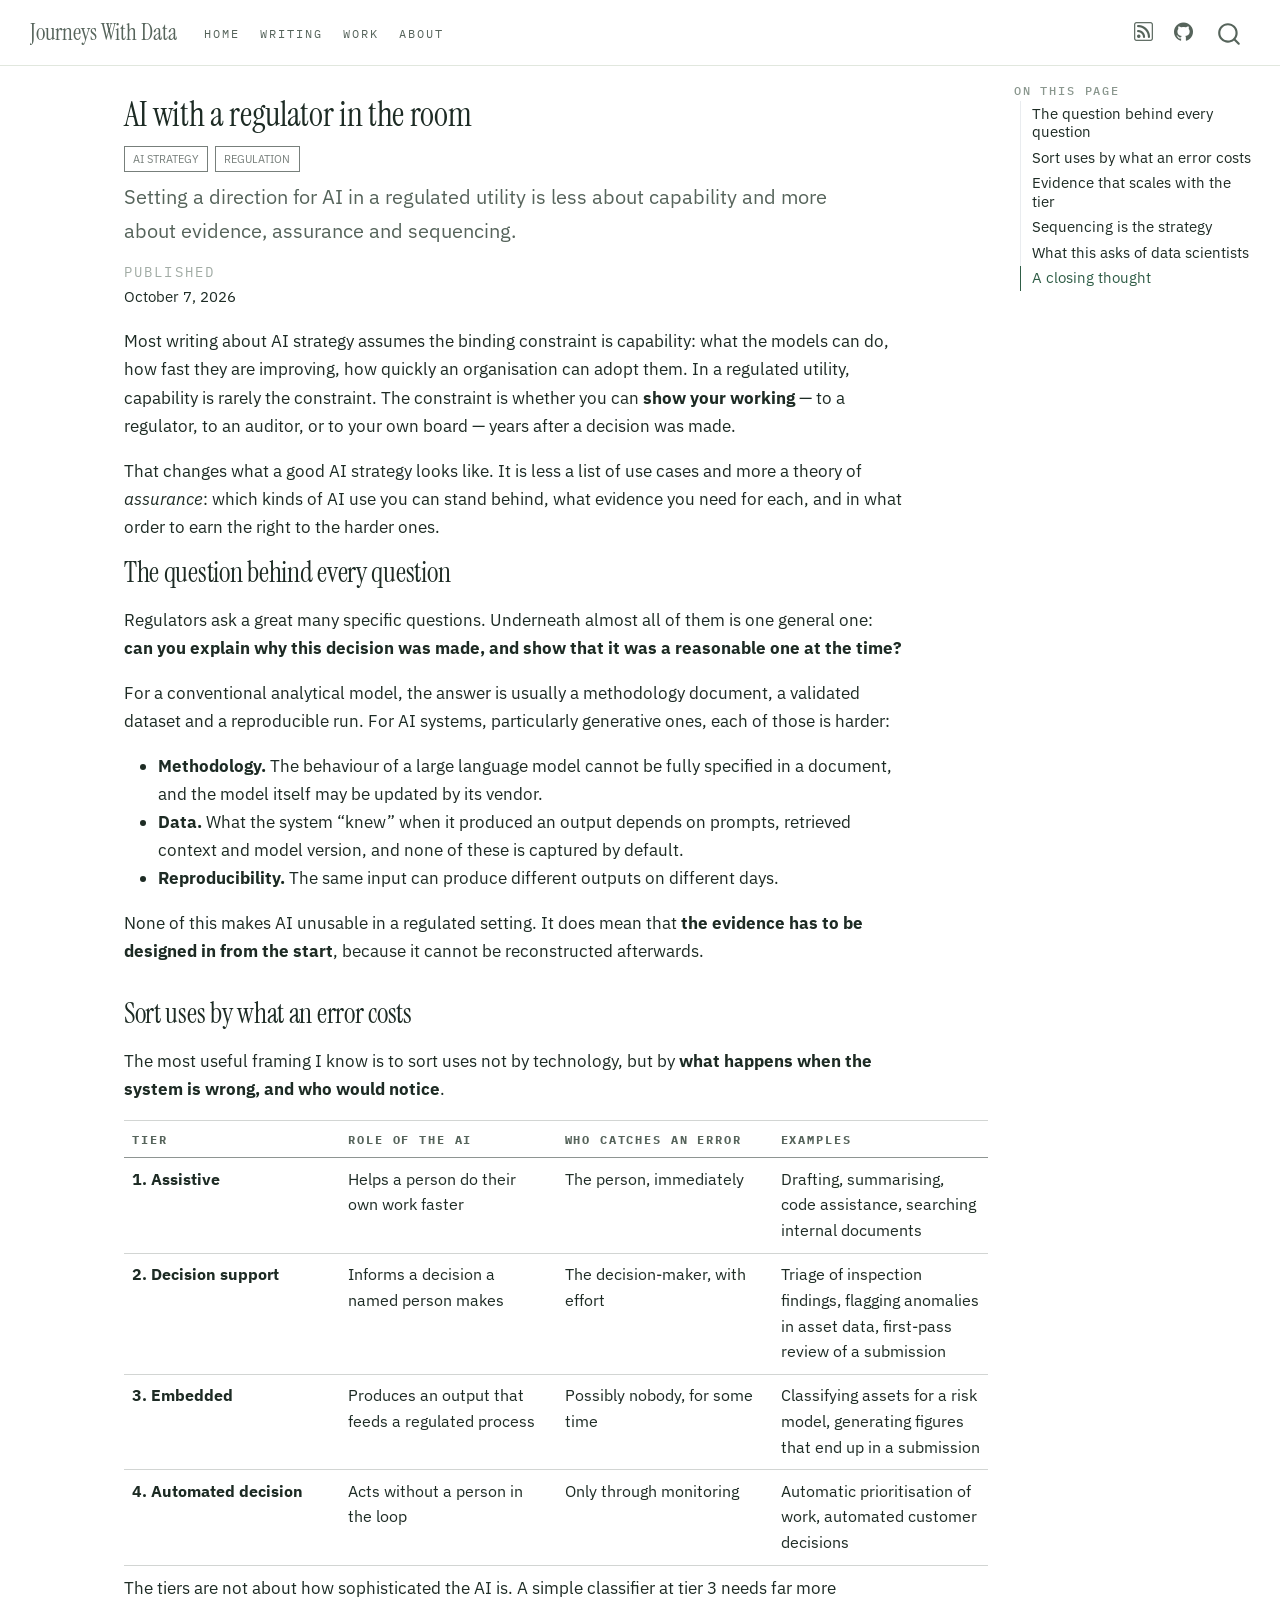
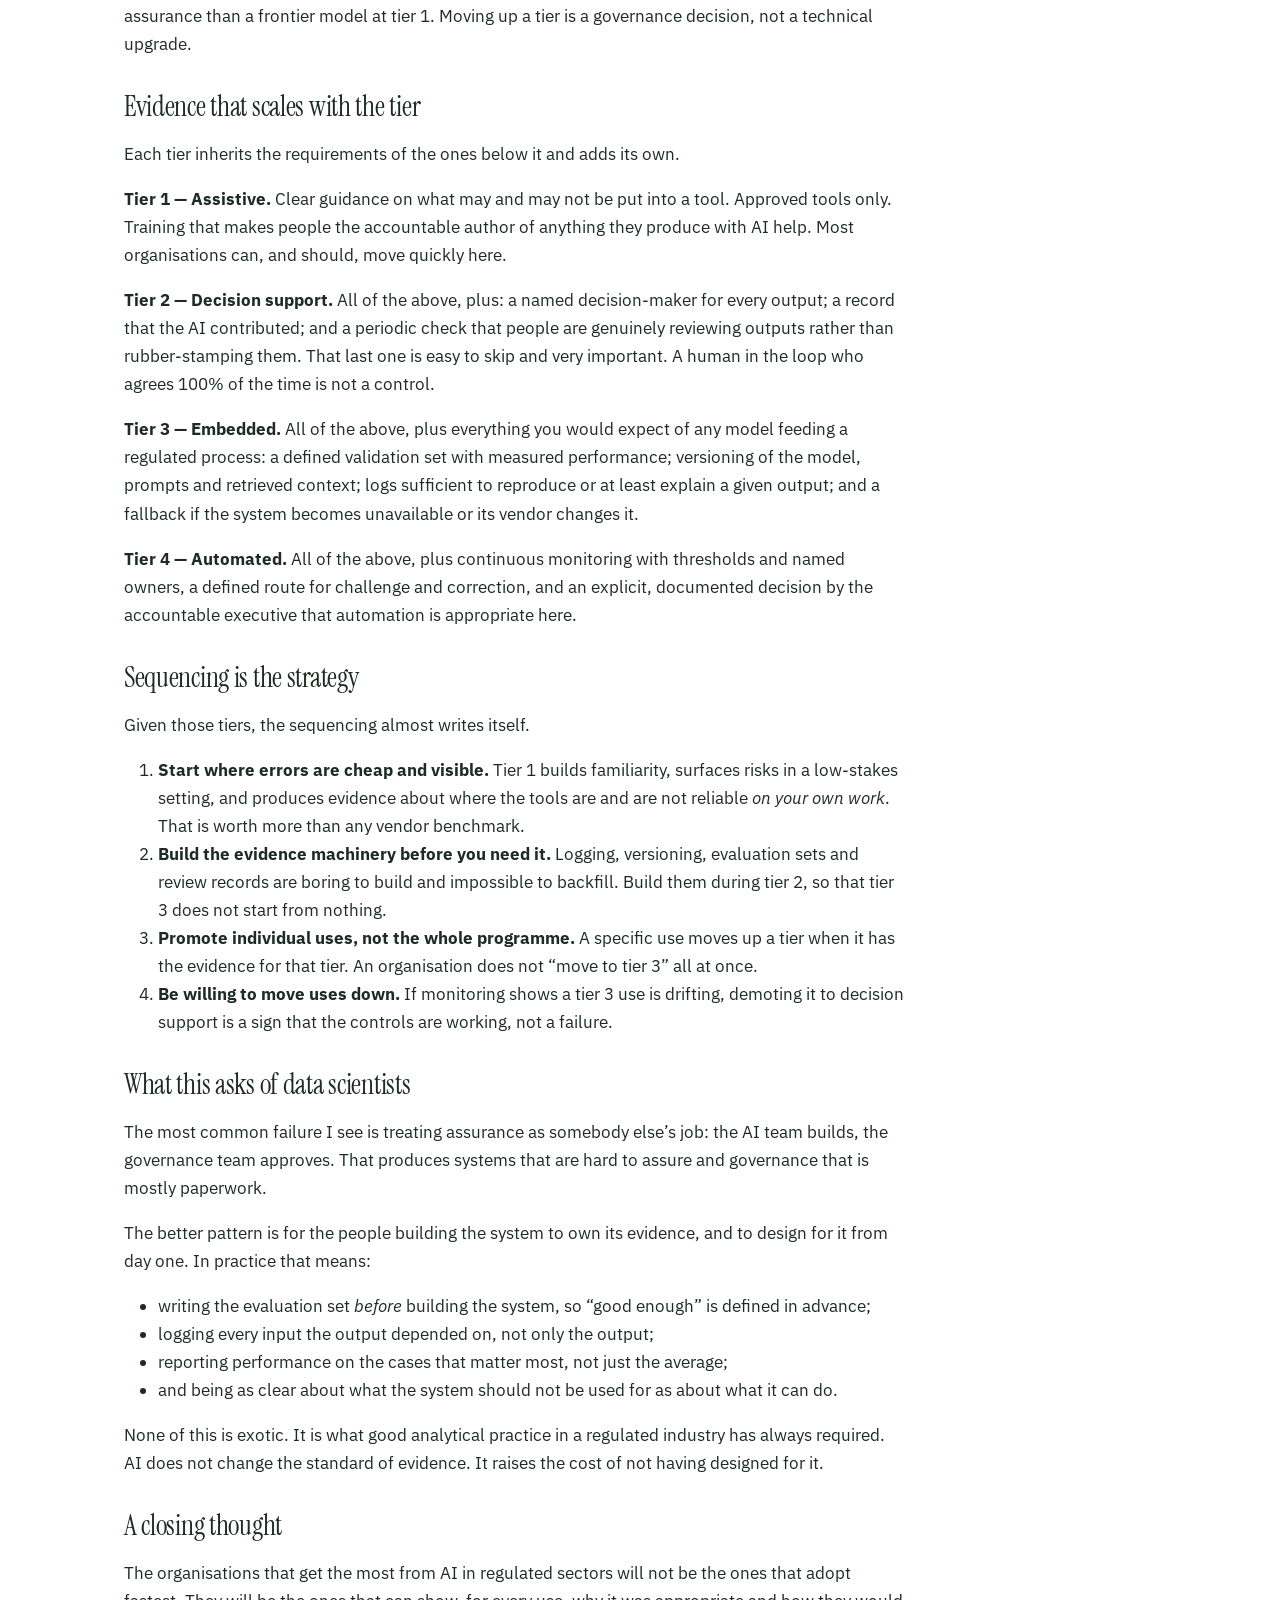
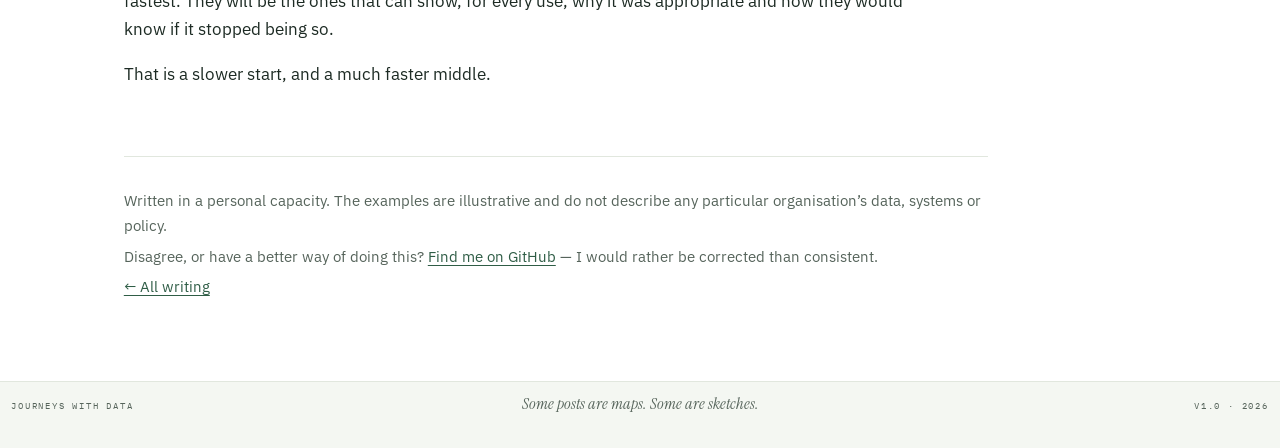
<file: posts/ai-with-a-regulator-in-the-room/index.html>
<!DOCTYPE html>
<html xmlns="http://www.w3.org/1999/xhtml" lang="en" xml:lang="en"><head>

<meta charset="utf-8">
<meta name="generator" content="quarto-1.7.32">

<meta name="viewport" content="width=device-width, initial-scale=1.0, user-scalable=yes">

<meta name="dcterms.date" content="2026-10-07">
<meta name="description" content="Setting a direction for AI in a regulated utility is less about capability and more about evidence, assurance and sequencing.">

<title>AI with a regulator in the room – Journeys With Data</title>
<style>
code{white-space: pre-wrap;}
span.smallcaps{font-variant: small-caps;}
div.columns{display: flex; gap: min(4vw, 1.5em);}
div.column{flex: auto; overflow-x: auto;}
div.hanging-indent{margin-left: 1.5em; text-indent: -1.5em;}
ul.task-list{list-style: none;}
ul.task-list li input[type="checkbox"] {
  width: 0.8em;
  margin: 0 0.8em 0.2em -1em; /* quarto-specific, see https://github.com/quarto-dev/quarto-cli/issues/4556 */ 
  vertical-align: middle;
}
</style>


<script src="../../site_libs/quarto-nav/quarto-nav.js"></script>
<script src="../../site_libs/quarto-nav/headroom.min.js"></script>
<script src="../../site_libs/clipboard/clipboard.min.js"></script>
<script src="../../site_libs/quarto-search/autocomplete.umd.js"></script>
<script src="../../site_libs/quarto-search/fuse.min.js"></script>
<script src="../../site_libs/quarto-search/quarto-search.js"></script>
<meta name="quarto:offset" content="../../">
<link href="../../favicon.svg" rel="icon" type="image/svg+xml">
<script src="../../site_libs/quarto-html/quarto.js" type="module"></script>
<script src="../../site_libs/quarto-html/tabsets/tabsets.js" type="module"></script>
<script src="../../site_libs/quarto-html/popper.min.js"></script>
<script src="../../site_libs/quarto-html/tippy.umd.min.js"></script>
<link href="../../site_libs/quarto-html/tippy.css" rel="stylesheet">
<link href="../../site_libs/quarto-html/quarto-syntax-highlighting-3b82b19f8606260699a2a7fdd341def7.css" rel="stylesheet" id="quarto-text-highlighting-styles">
<script src="../../site_libs/bootstrap/bootstrap.min.js"></script>
<link href="../../site_libs/bootstrap/bootstrap-icons.css" rel="stylesheet">
<link href="../../site_libs/bootstrap/bootstrap-5d1914b770cfda88808ee10612c0a418.min.css" rel="stylesheet" append-hash="true" id="quarto-bootstrap" data-mode="light">
<script id="quarto-search-options" type="application/json">{
  "location": "navbar",
  "copy-button": false,
  "collapse-after": 3,
  "panel-placement": "end",
  "type": "overlay",
  "limit": 50,
  "keyboard-shortcut": [
    "f",
    "/",
    "s"
  ],
  "show-item-context": false,
  "language": {
    "search-no-results-text": "No results",
    "search-matching-documents-text": "matching documents",
    "search-copy-link-title": "Copy link to search",
    "search-hide-matches-text": "Hide additional matches",
    "search-more-match-text": "more match in this document",
    "search-more-matches-text": "more matches in this document",
    "search-clear-button-title": "Clear",
    "search-text-placeholder": "",
    "search-detached-cancel-button-title": "Cancel",
    "search-submit-button-title": "Submit",
    "search-label": "Search"
  }
}</script>
<link rel="preconnect" href="https://fonts.googleapis.com">
<link rel="preconnect" href="https://fonts.gstatic.com" crossorigin="">
<link href="https://fonts.googleapis.com/css2?family=Instrument+Serif:ital@0;1&amp;family=IBM+Plex+Sans:ital,wght@0,300;0,400;0,600;1,400&amp;family=IBM+Plex+Mono:wght@400;600&amp;display=swap" rel="stylesheet">


<meta property="og:title" content="AI with a regulator in the room – Journeys With Data">
<meta property="og:description" content="Setting a direction for AI in a regulated utility is less about capability and more about evidence, assurance and sequencing.">
<meta property="og:image" content="https://journeyswithdata.dev/posts/ai-with-a-regulator-in-the-room/profile.jpg">
<meta property="og:site_name" content="Journeys With Data">
<meta name="twitter:title" content="AI with a regulator in the room – Journeys With Data">
<meta name="twitter:description" content="Setting a direction for AI in a regulated utility is less about capability and more about evidence, assurance and sequencing.">
<meta name="twitter:image" content="https://journeyswithdata.dev/posts/ai-with-a-regulator-in-the-room/profile.jpg">
<meta name="twitter:card" content="summary_large_image">
</head>

<body class="nav-fixed quarto-light">

<div id="quarto-search-results"></div>
  <header id="quarto-header" class="headroom fixed-top">
    <nav class="navbar navbar-expand-lg " data-bs-theme="dark">
      <div class="navbar-container container-fluid">
      <div class="navbar-brand-container mx-auto">
    <a class="navbar-brand" href="../../index.html">
    <span class="navbar-title">Journeys With Data</span>
    </a>
  </div>
            <div id="quarto-search" class="" title="Search"></div>
          <button class="navbar-toggler" type="button" data-bs-toggle="collapse" data-bs-target="#navbarCollapse" aria-controls="navbarCollapse" role="menu" aria-expanded="false" aria-label="Toggle navigation" onclick="if (window.quartoToggleHeadroom) { window.quartoToggleHeadroom(); }">
  <span class="navbar-toggler-icon"></span>
</button>
          <div class="collapse navbar-collapse" id="navbarCollapse">
            <ul class="navbar-nav navbar-nav-scroll me-auto">
  <li class="nav-item">
    <a class="nav-link" href="../../index.html"> 
<span class="menu-text">Home</span></a>
  </li>  
  <li class="nav-item">
    <a class="nav-link" href="../../writing.html"> 
<span class="menu-text">Writing</span></a>
  </li>  
  <li class="nav-item">
    <a class="nav-link" href="../../work.html"> 
<span class="menu-text">Work</span></a>
  </li>  
  <li class="nav-item">
    <a class="nav-link" href="../../about.html"> 
<span class="menu-text">About</span></a>
  </li>  
</ul>
            <ul class="navbar-nav navbar-nav-scroll ms-auto">
  <li class="nav-item compact">
    <a class="nav-link" href="../../writing.xml"> <i class="bi bi-rss" role="img" aria-label="RSS feed">
</i> 
<span class="menu-text"></span></a>
  </li>  
  <li class="nav-item compact">
    <a class="nav-link" href="https://github.com/journeyswithdata"> <i class="bi bi-github" role="img" aria-label="GitHub">
</i> 
<span class="menu-text"></span></a>
  </li>  
</ul>
          </div> <!-- /navcollapse -->
            <div class="quarto-navbar-tools">
</div>
      </div> <!-- /container-fluid -->
    </nav>
</header>
<!-- content -->
<div id="quarto-content" class="quarto-container page-columns page-rows-contents page-layout-article page-navbar">
<!-- sidebar -->
<!-- margin-sidebar -->
    <div id="quarto-margin-sidebar" class="sidebar margin-sidebar">
        <nav id="TOC" role="doc-toc" class="toc-active">
    <h2 id="toc-title">On this page</h2>
   
  <ul class="collapse">
  <li><a href="#the-question-behind-every-question" id="toc-the-question-behind-every-question" class="nav-link active" data-scroll-target="#the-question-behind-every-question">The question behind every question</a></li>
  <li><a href="#sort-uses-by-what-an-error-costs" id="toc-sort-uses-by-what-an-error-costs" class="nav-link" data-scroll-target="#sort-uses-by-what-an-error-costs">Sort uses by what an error costs</a></li>
  <li><a href="#evidence-that-scales-with-the-tier" id="toc-evidence-that-scales-with-the-tier" class="nav-link" data-scroll-target="#evidence-that-scales-with-the-tier">Evidence that scales with the tier</a></li>
  <li><a href="#sequencing-is-the-strategy" id="toc-sequencing-is-the-strategy" class="nav-link" data-scroll-target="#sequencing-is-the-strategy">Sequencing is the strategy</a></li>
  <li><a href="#what-this-asks-of-data-scientists" id="toc-what-this-asks-of-data-scientists" class="nav-link" data-scroll-target="#what-this-asks-of-data-scientists">What this asks of data scientists</a></li>
  <li><a href="#a-closing-thought" id="toc-a-closing-thought" class="nav-link" data-scroll-target="#a-closing-thought">A closing thought</a></li>
  </ul>
</nav>
    </div>
<!-- main -->
<main class="content" id="quarto-document-content">

<header id="title-block-header" class="quarto-title-block default">
<div class="quarto-title">
<h1 class="title">AI with a regulator in the room</h1>
  <div class="quarto-categories">
    <div class="quarto-category">AI strategy</div>
    <div class="quarto-category">regulation</div>
  </div>
  </div>

<div>
  <div class="description">
    Setting a direction for AI in a regulated utility is less about capability and more about evidence, assurance and sequencing.
  </div>
</div>


<div class="quarto-title-meta">

    
    <div>
    <div class="quarto-title-meta-heading">Published</div>
    <div class="quarto-title-meta-contents">
      <p class="date">October 7, 2026</p>
    </div>
  </div>
  
    
  </div>
  


</header>


<p>Most writing about AI strategy assumes the binding constraint is capability: what the models can do, how fast they are improving, how quickly an organisation can adopt them. In a regulated utility, capability is rarely the constraint. The constraint is whether you can <strong>show your working</strong> — to a regulator, to an auditor, or to your own board — years after a decision was made.</p>
<p>That changes what a good AI strategy looks like. It is less a list of use cases and more a theory of <em>assurance</em>: which kinds of AI use you can stand behind, what evidence you need for each, and in what order to earn the right to the harder ones.</p>
<section id="the-question-behind-every-question" class="level2">
<h2 data-anchor-id="the-question-behind-every-question">The question behind every question</h2>
<p>Regulators ask a great many specific questions. Underneath almost all of them is one general one: <strong>can you explain why this decision was made, and show that it was a reasonable one at the time?</strong></p>
<p>For a conventional analytical model, the answer is usually a methodology document, a validated dataset and a reproducible run. For AI systems, particularly generative ones, each of those is harder:</p>
<ul>
<li><strong>Methodology.</strong> The behaviour of a large language model cannot be fully specified in a document, and the model itself may be updated by its vendor.</li>
<li><strong>Data.</strong> What the system “knew” when it produced an output depends on prompts, retrieved context and model version, and none of these is captured by default.</li>
<li><strong>Reproducibility.</strong> The same input can produce different outputs on different days.</li>
</ul>
<p>None of this makes AI unusable in a regulated setting. It does mean that <strong>the evidence has to be designed in from the start</strong>, because it cannot be reconstructed afterwards.</p>
</section>
<section id="sort-uses-by-what-an-error-costs" class="level2">
<h2 data-anchor-id="sort-uses-by-what-an-error-costs">Sort uses by what an error costs</h2>
<p>The most useful framing I know is to sort uses not by technology, but by <strong>what happens when the system is wrong, and who would notice</strong>.</p>
<table class="caption-top table">
<colgroup>
<col style="width: 25%">
<col style="width: 25%">
<col style="width: 25%">
<col style="width: 25%">
</colgroup>
<thead>
<tr class="header">
<th>Tier</th>
<th>Role of the AI</th>
<th>Who catches an error</th>
<th>Examples</th>
</tr>
</thead>
<tbody>
<tr class="odd">
<td><strong>1. Assistive</strong></td>
<td>Helps a person do their own work faster</td>
<td>The person, immediately</td>
<td>Drafting, summarising, code assistance, searching internal documents</td>
</tr>
<tr class="even">
<td><strong>2. Decision support</strong></td>
<td>Informs a decision a named person makes</td>
<td>The decision-maker, with effort</td>
<td>Triage of inspection findings, flagging anomalies in asset data, first-pass review of a submission</td>
</tr>
<tr class="odd">
<td><strong>3. Embedded</strong></td>
<td>Produces an output that feeds a regulated process</td>
<td>Possibly nobody, for some time</td>
<td>Classifying assets for a risk model, generating figures that end up in a submission</td>
</tr>
<tr class="even">
<td><strong>4. Automated decision</strong></td>
<td>Acts without a person in the loop</td>
<td>Only through monitoring</td>
<td>Automatic prioritisation of work, automated customer decisions</td>
</tr>
</tbody>
</table>
<p>The tiers are not about how sophisticated the AI is. A simple classifier at tier 3 needs far more assurance than a frontier model at tier 1. Moving up a tier is a governance decision, not a technical upgrade.</p>
</section>
<section id="evidence-that-scales-with-the-tier" class="level2">
<h2 data-anchor-id="evidence-that-scales-with-the-tier">Evidence that scales with the tier</h2>
<p>Each tier inherits the requirements of the ones below it and adds its own.</p>
<p><strong>Tier 1 — Assistive.</strong> Clear guidance on what may and may not be put into a tool. Approved tools only. Training that makes people the accountable author of anything they produce with AI help. Most organisations can, and should, move quickly here.</p>
<p><strong>Tier 2 — Decision support.</strong> All of the above, plus: a named decision-maker for every output; a record that the AI contributed; and a periodic check that people are genuinely reviewing outputs rather than rubber-stamping them. That last one is easy to skip and very important. A human in the loop who agrees 100% of the time is not a control.</p>
<p><strong>Tier 3 — Embedded.</strong> All of the above, plus everything you would expect of any model feeding a regulated process: a defined validation set with measured performance; versioning of the model, prompts and retrieved context; logs sufficient to reproduce or at least explain a given output; and a fallback if the system becomes unavailable or its vendor changes it.</p>
<p><strong>Tier 4 — Automated.</strong> All of the above, plus continuous monitoring with thresholds and named owners, a defined route for challenge and correction, and an explicit, documented decision by the accountable executive that automation is appropriate here.</p>
</section>
<section id="sequencing-is-the-strategy" class="level2">
<h2 data-anchor-id="sequencing-is-the-strategy">Sequencing is the strategy</h2>
<p>Given those tiers, the sequencing almost writes itself.</p>
<ol type="1">
<li><strong>Start where errors are cheap and visible.</strong> Tier 1 builds familiarity, surfaces risks in a low-stakes setting, and produces evidence about where the tools are and are not reliable <em>on your own work</em>. That is worth more than any vendor benchmark.</li>
<li><strong>Build the evidence machinery before you need it.</strong> Logging, versioning, evaluation sets and review records are boring to build and impossible to backfill. Build them during tier 2, so that tier 3 does not start from nothing.</li>
<li><strong>Promote individual uses, not the whole programme.</strong> A specific use moves up a tier when it has the evidence for that tier. An organisation does not “move to tier 3” all at once.</li>
<li><strong>Be willing to move uses down.</strong> If monitoring shows a tier 3 use is drifting, demoting it to decision support is a sign that the controls are working, not a failure.</li>
</ol>
</section>
<section id="what-this-asks-of-data-scientists" class="level2">
<h2 data-anchor-id="what-this-asks-of-data-scientists">What this asks of data scientists</h2>
<p>The most common failure I see is treating assurance as somebody else’s job: the AI team builds, the governance team approves. That produces systems that are hard to assure and governance that is mostly paperwork.</p>
<p>The better pattern is for the people building the system to own its evidence, and to design for it from day one. In practice that means:</p>
<ul>
<li>writing the evaluation set <em>before</em> building the system, so “good enough” is defined in advance;</li>
<li>logging every input the output depended on, not only the output;</li>
<li>reporting performance on the cases that matter most, not just the average;</li>
<li>and being as clear about what the system should not be used for as about what it can do.</li>
</ul>
<p>None of this is exotic. It is what good analytical practice in a regulated industry has always required. AI does not change the standard of evidence. It raises the cost of not having designed for it.</p>
</section>
<section id="a-closing-thought" class="level2">
<h2 data-anchor-id="a-closing-thought">A closing thought</h2>
<p>The organisations that get the most from AI in regulated sectors will not be the ones that adopt fastest. They will be the ones that can show, for every use, why it was appropriate and how they would know if it stopped being so.</p>
<p>That is a slower start, and a much faster middle.</p>
<div class="post-end">
<p>Written in a personal capacity. The examples are illustrative and do not describe any particular organisation’s data, systems or policy.</p>
<p>Disagree, or have a better way of doing this? <a href="https://github.com/journeyswithdata">Find me on GitHub</a> — I would rather be corrected than consistent.</p>
<p><a href="../../writing.html">← All writing</a></p>
</div>


</section>

</main> <!-- /main -->
<script id="quarto-html-after-body" type="application/javascript">
  window.document.addEventListener("DOMContentLoaded", function (event) {
    const isCodeAnnotation = (el) => {
      for (const clz of el.classList) {
        if (clz.startsWith('code-annotation-')) {                     
          return true;
        }
      }
      return false;
    }
    const onCopySuccess = function(e) {
      // button target
      const button = e.trigger;
      // don't keep focus
      button.blur();
      // flash "checked"
      button.classList.add('code-copy-button-checked');
      var currentTitle = button.getAttribute("title");
      button.setAttribute("title", "Copied!");
      let tooltip;
      if (window.bootstrap) {
        button.setAttribute("data-bs-toggle", "tooltip");
        button.setAttribute("data-bs-placement", "left");
        button.setAttribute("data-bs-title", "Copied!");
        tooltip = new bootstrap.Tooltip(button, 
          { trigger: "manual", 
            customClass: "code-copy-button-tooltip",
            offset: [0, -8]});
        tooltip.show();    
      }
      setTimeout(function() {
        if (tooltip) {
          tooltip.hide();
          button.removeAttribute("data-bs-title");
          button.removeAttribute("data-bs-toggle");
          button.removeAttribute("data-bs-placement");
        }
        button.setAttribute("title", currentTitle);
        button.classList.remove('code-copy-button-checked');
      }, 1000);
      // clear code selection
      e.clearSelection();
    }
    const getTextToCopy = function(trigger) {
        const codeEl = trigger.previousElementSibling.cloneNode(true);
        for (const childEl of codeEl.children) {
          if (isCodeAnnotation(childEl)) {
            childEl.remove();
          }
        }
        return codeEl.innerText;
    }
    const clipboard = new window.ClipboardJS('.code-copy-button:not([data-in-quarto-modal])', {
      text: getTextToCopy
    });
    clipboard.on('success', onCopySuccess);
    if (window.document.getElementById('quarto-embedded-source-code-modal')) {
      const clipboardModal = new window.ClipboardJS('.code-copy-button[data-in-quarto-modal]', {
        text: getTextToCopy,
        container: window.document.getElementById('quarto-embedded-source-code-modal')
      });
      clipboardModal.on('success', onCopySuccess);
    }
      var localhostRegex = new RegExp(/^(?:http|https):\/\/localhost\:?[0-9]*\//);
      var mailtoRegex = new RegExp(/^mailto:/);
        var filterRegex = new RegExp("https:\/\/journeyswithdata\.dev");
      var isInternal = (href) => {
          return filterRegex.test(href) || localhostRegex.test(href) || mailtoRegex.test(href);
      }
      // Inspect non-navigation links and adorn them if external
     var links = window.document.querySelectorAll('a[href]:not(.nav-link):not(.navbar-brand):not(.toc-action):not(.sidebar-link):not(.sidebar-item-toggle):not(.pagination-link):not(.no-external):not([aria-hidden]):not(.dropdown-item):not(.quarto-navigation-tool):not(.about-link)');
      for (var i=0; i<links.length; i++) {
        const link = links[i];
        if (!isInternal(link.href)) {
          // undo the damage that might have been done by quarto-nav.js in the case of
          // links that we want to consider external
          if (link.dataset.originalHref !== undefined) {
            link.href = link.dataset.originalHref;
          }
        }
      }
    function tippyHover(el, contentFn, onTriggerFn, onUntriggerFn) {
      const config = {
        allowHTML: true,
        maxWidth: 500,
        delay: 100,
        arrow: false,
        appendTo: function(el) {
            return el.parentElement;
        },
        interactive: true,
        interactiveBorder: 10,
        theme: 'quarto',
        placement: 'bottom-start',
      };
      if (contentFn) {
        config.content = contentFn;
      }
      if (onTriggerFn) {
        config.onTrigger = onTriggerFn;
      }
      if (onUntriggerFn) {
        config.onUntrigger = onUntriggerFn;
      }
      window.tippy(el, config); 
    }
    const noterefs = window.document.querySelectorAll('a[role="doc-noteref"]');
    for (var i=0; i<noterefs.length; i++) {
      const ref = noterefs[i];
      tippyHover(ref, function() {
        // use id or data attribute instead here
        let href = ref.getAttribute('data-footnote-href') || ref.getAttribute('href');
        try { href = new URL(href).hash; } catch {}
        const id = href.replace(/^#\/?/, "");
        const note = window.document.getElementById(id);
        if (note) {
          return note.innerHTML;
        } else {
          return "";
        }
      });
    }
    const xrefs = window.document.querySelectorAll('a.quarto-xref');
    const processXRef = (id, note) => {
      // Strip column container classes
      const stripColumnClz = (el) => {
        el.classList.remove("page-full", "page-columns");
        if (el.children) {
          for (const child of el.children) {
            stripColumnClz(child);
          }
        }
      }
      stripColumnClz(note)
      if (id === null || id.startsWith('sec-')) {
        // Special case sections, only their first couple elements
        const container = document.createElement("div");
        if (note.children && note.children.length > 2) {
          container.appendChild(note.children[0].cloneNode(true));
          for (let i = 1; i < note.children.length; i++) {
            const child = note.children[i];
            if (child.tagName === "P" && child.innerText === "") {
              continue;
            } else {
              container.appendChild(child.cloneNode(true));
              break;
            }
          }
          if (window.Quarto?.typesetMath) {
            window.Quarto.typesetMath(container);
          }
          return container.innerHTML
        } else {
          if (window.Quarto?.typesetMath) {
            window.Quarto.typesetMath(note);
          }
          return note.innerHTML;
        }
      } else {
        // Remove any anchor links if they are present
        const anchorLink = note.querySelector('a.anchorjs-link');
        if (anchorLink) {
          anchorLink.remove();
        }
        if (window.Quarto?.typesetMath) {
          window.Quarto.typesetMath(note);
        }
        if (note.classList.contains("callout")) {
          return note.outerHTML;
        } else {
          return note.innerHTML;
        }
      }
    }
    for (var i=0; i<xrefs.length; i++) {
      const xref = xrefs[i];
      tippyHover(xref, undefined, function(instance) {
        instance.disable();
        let url = xref.getAttribute('href');
        let hash = undefined; 
        if (url.startsWith('#')) {
          hash = url;
        } else {
          try { hash = new URL(url).hash; } catch {}
        }
        if (hash) {
          const id = hash.replace(/^#\/?/, "");
          const note = window.document.getElementById(id);
          if (note !== null) {
            try {
              const html = processXRef(id, note.cloneNode(true));
              instance.setContent(html);
            } finally {
              instance.enable();
              instance.show();
            }
          } else {
            // See if we can fetch this
            fetch(url.split('#')[0])
            .then(res => res.text())
            .then(html => {
              const parser = new DOMParser();
              const htmlDoc = parser.parseFromString(html, "text/html");
              const note = htmlDoc.getElementById(id);
              if (note !== null) {
                const html = processXRef(id, note);
                instance.setContent(html);
              } 
            }).finally(() => {
              instance.enable();
              instance.show();
            });
          }
        } else {
          // See if we can fetch a full url (with no hash to target)
          // This is a special case and we should probably do some content thinning / targeting
          fetch(url)
          .then(res => res.text())
          .then(html => {
            const parser = new DOMParser();
            const htmlDoc = parser.parseFromString(html, "text/html");
            const note = htmlDoc.querySelector('main.content');
            if (note !== null) {
              // This should only happen for chapter cross references
              // (since there is no id in the URL)
              // remove the first header
              if (note.children.length > 0 && note.children[0].tagName === "HEADER") {
                note.children[0].remove();
              }
              const html = processXRef(null, note);
              instance.setContent(html);
            } 
          }).finally(() => {
            instance.enable();
            instance.show();
          });
        }
      }, function(instance) {
      });
    }
        let selectedAnnoteEl;
        const selectorForAnnotation = ( cell, annotation) => {
          let cellAttr = 'data-code-cell="' + cell + '"';
          let lineAttr = 'data-code-annotation="' +  annotation + '"';
          const selector = 'span[' + cellAttr + '][' + lineAttr + ']';
          return selector;
        }
        const selectCodeLines = (annoteEl) => {
          const doc = window.document;
          const targetCell = annoteEl.getAttribute("data-target-cell");
          const targetAnnotation = annoteEl.getAttribute("data-target-annotation");
          const annoteSpan = window.document.querySelector(selectorForAnnotation(targetCell, targetAnnotation));
          const lines = annoteSpan.getAttribute("data-code-lines").split(",");
          const lineIds = lines.map((line) => {
            return targetCell + "-" + line;
          })
          let top = null;
          let height = null;
          let parent = null;
          if (lineIds.length > 0) {
              //compute the position of the single el (top and bottom and make a div)
              const el = window.document.getElementById(lineIds[0]);
              top = el.offsetTop;
              height = el.offsetHeight;
              parent = el.parentElement.parentElement;
            if (lineIds.length > 1) {
              const lastEl = window.document.getElementById(lineIds[lineIds.length - 1]);
              const bottom = lastEl.offsetTop + lastEl.offsetHeight;
              height = bottom - top;
            }
            if (top !== null && height !== null && parent !== null) {
              // cook up a div (if necessary) and position it 
              let div = window.document.getElementById("code-annotation-line-highlight");
              if (div === null) {
                div = window.document.createElement("div");
                div.setAttribute("id", "code-annotation-line-highlight");
                div.style.position = 'absolute';
                parent.appendChild(div);
              }
              div.style.top = top - 2 + "px";
              div.style.height = height + 4 + "px";
              div.style.left = 0;
              let gutterDiv = window.document.getElementById("code-annotation-line-highlight-gutter");
              if (gutterDiv === null) {
                gutterDiv = window.document.createElement("div");
                gutterDiv.setAttribute("id", "code-annotation-line-highlight-gutter");
                gutterDiv.style.position = 'absolute';
                const codeCell = window.document.getElementById(targetCell);
                const gutter = codeCell.querySelector('.code-annotation-gutter');
                gutter.appendChild(gutterDiv);
              }
              gutterDiv.style.top = top - 2 + "px";
              gutterDiv.style.height = height + 4 + "px";
            }
            selectedAnnoteEl = annoteEl;
          }
        };
        const unselectCodeLines = () => {
          const elementsIds = ["code-annotation-line-highlight", "code-annotation-line-highlight-gutter"];
          elementsIds.forEach((elId) => {
            const div = window.document.getElementById(elId);
            if (div) {
              div.remove();
            }
          });
          selectedAnnoteEl = undefined;
        };
          // Handle positioning of the toggle
      window.addEventListener(
        "resize",
        throttle(() => {
          elRect = undefined;
          if (selectedAnnoteEl) {
            selectCodeLines(selectedAnnoteEl);
          }
        }, 10)
      );
      function throttle(fn, ms) {
      let throttle = false;
      let timer;
        return (...args) => {
          if(!throttle) { // first call gets through
              fn.apply(this, args);
              throttle = true;
          } else { // all the others get throttled
              if(timer) clearTimeout(timer); // cancel #2
              timer = setTimeout(() => {
                fn.apply(this, args);
                timer = throttle = false;
              }, ms);
          }
        };
      }
        // Attach click handler to the DT
        const annoteDls = window.document.querySelectorAll('dt[data-target-cell]');
        for (const annoteDlNode of annoteDls) {
          annoteDlNode.addEventListener('click', (event) => {
            const clickedEl = event.target;
            if (clickedEl !== selectedAnnoteEl) {
              unselectCodeLines();
              const activeEl = window.document.querySelector('dt[data-target-cell].code-annotation-active');
              if (activeEl) {
                activeEl.classList.remove('code-annotation-active');
              }
              selectCodeLines(clickedEl);
              clickedEl.classList.add('code-annotation-active');
            } else {
              // Unselect the line
              unselectCodeLines();
              clickedEl.classList.remove('code-annotation-active');
            }
          });
        }
    const findCites = (el) => {
      const parentEl = el.parentElement;
      if (parentEl) {
        const cites = parentEl.dataset.cites;
        if (cites) {
          return {
            el,
            cites: cites.split(' ')
          };
        } else {
          return findCites(el.parentElement)
        }
      } else {
        return undefined;
      }
    };
    var bibliorefs = window.document.querySelectorAll('a[role="doc-biblioref"]');
    for (var i=0; i<bibliorefs.length; i++) {
      const ref = bibliorefs[i];
      const citeInfo = findCites(ref);
      if (citeInfo) {
        tippyHover(citeInfo.el, function() {
          var popup = window.document.createElement('div');
          citeInfo.cites.forEach(function(cite) {
            var citeDiv = window.document.createElement('div');
            citeDiv.classList.add('hanging-indent');
            citeDiv.classList.add('csl-entry');
            var biblioDiv = window.document.getElementById('ref-' + cite);
            if (biblioDiv) {
              citeDiv.innerHTML = biblioDiv.innerHTML;
            }
            popup.appendChild(citeDiv);
          });
          return popup.innerHTML;
        });
      }
    }
  });
  </script>
</div> <!-- /content -->
<footer class="footer">
  <div class="nav-footer">
    <div class="nav-footer-left">
<p>Journeys With Data</p>
</div>   
    <div class="nav-footer-center">
<p><em>Some posts are maps. Some are sketches.</em></p>
</div>
    <div class="nav-footer-right">
<p>v1.0 · 2026</p>
</div>
  </div>
</footer>




</body></html>
</file>
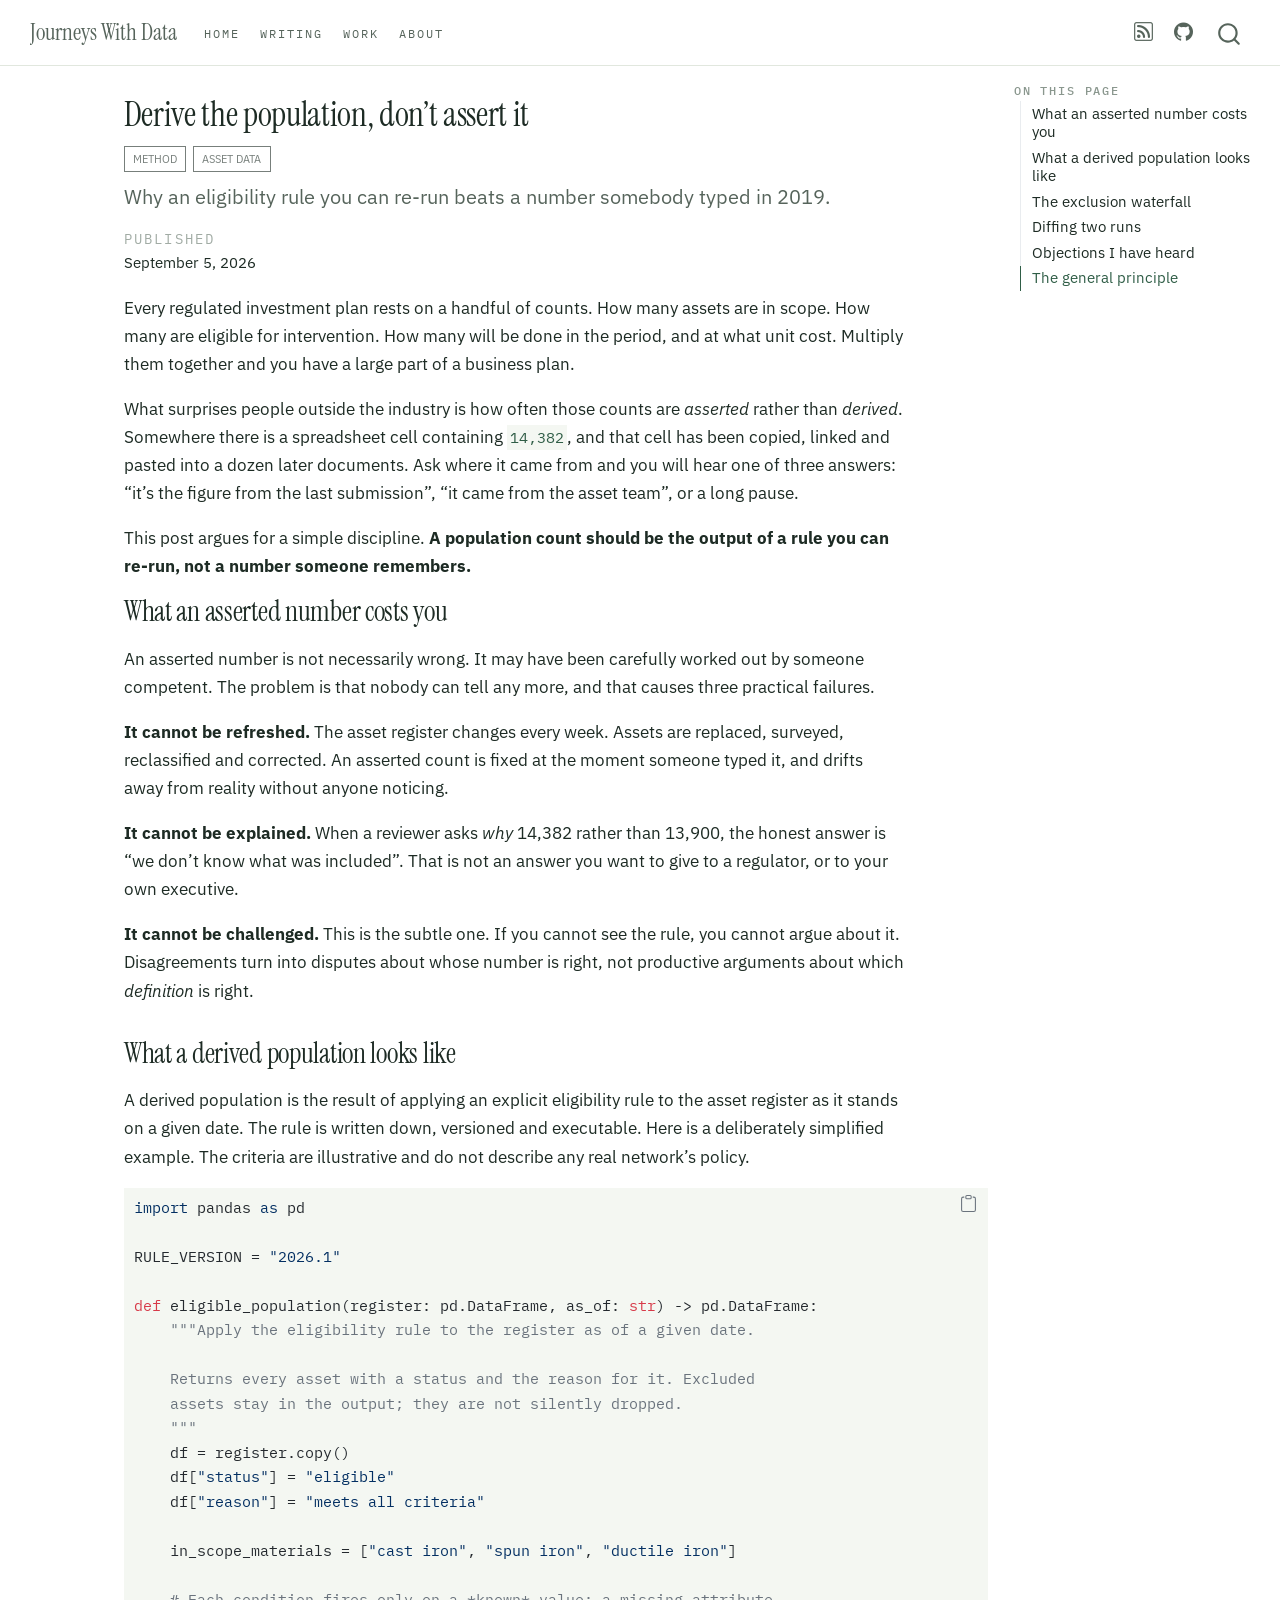
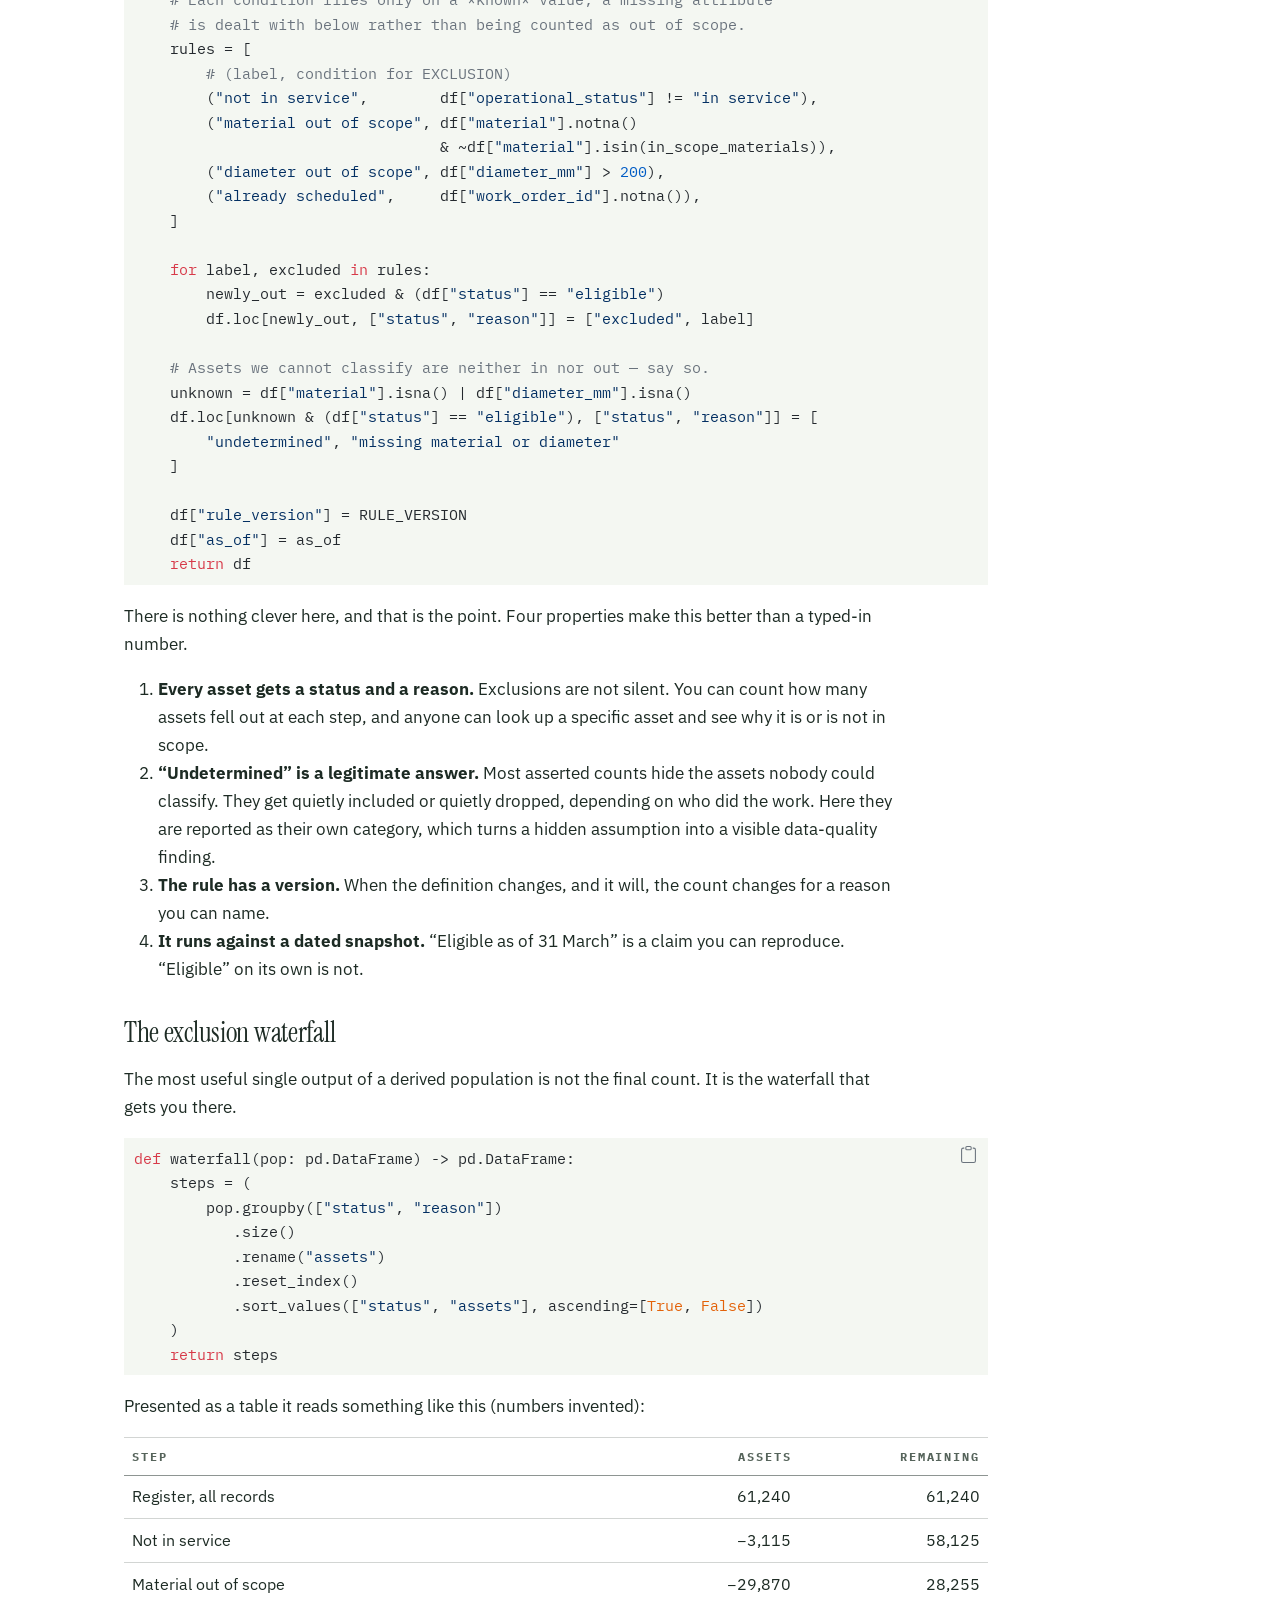
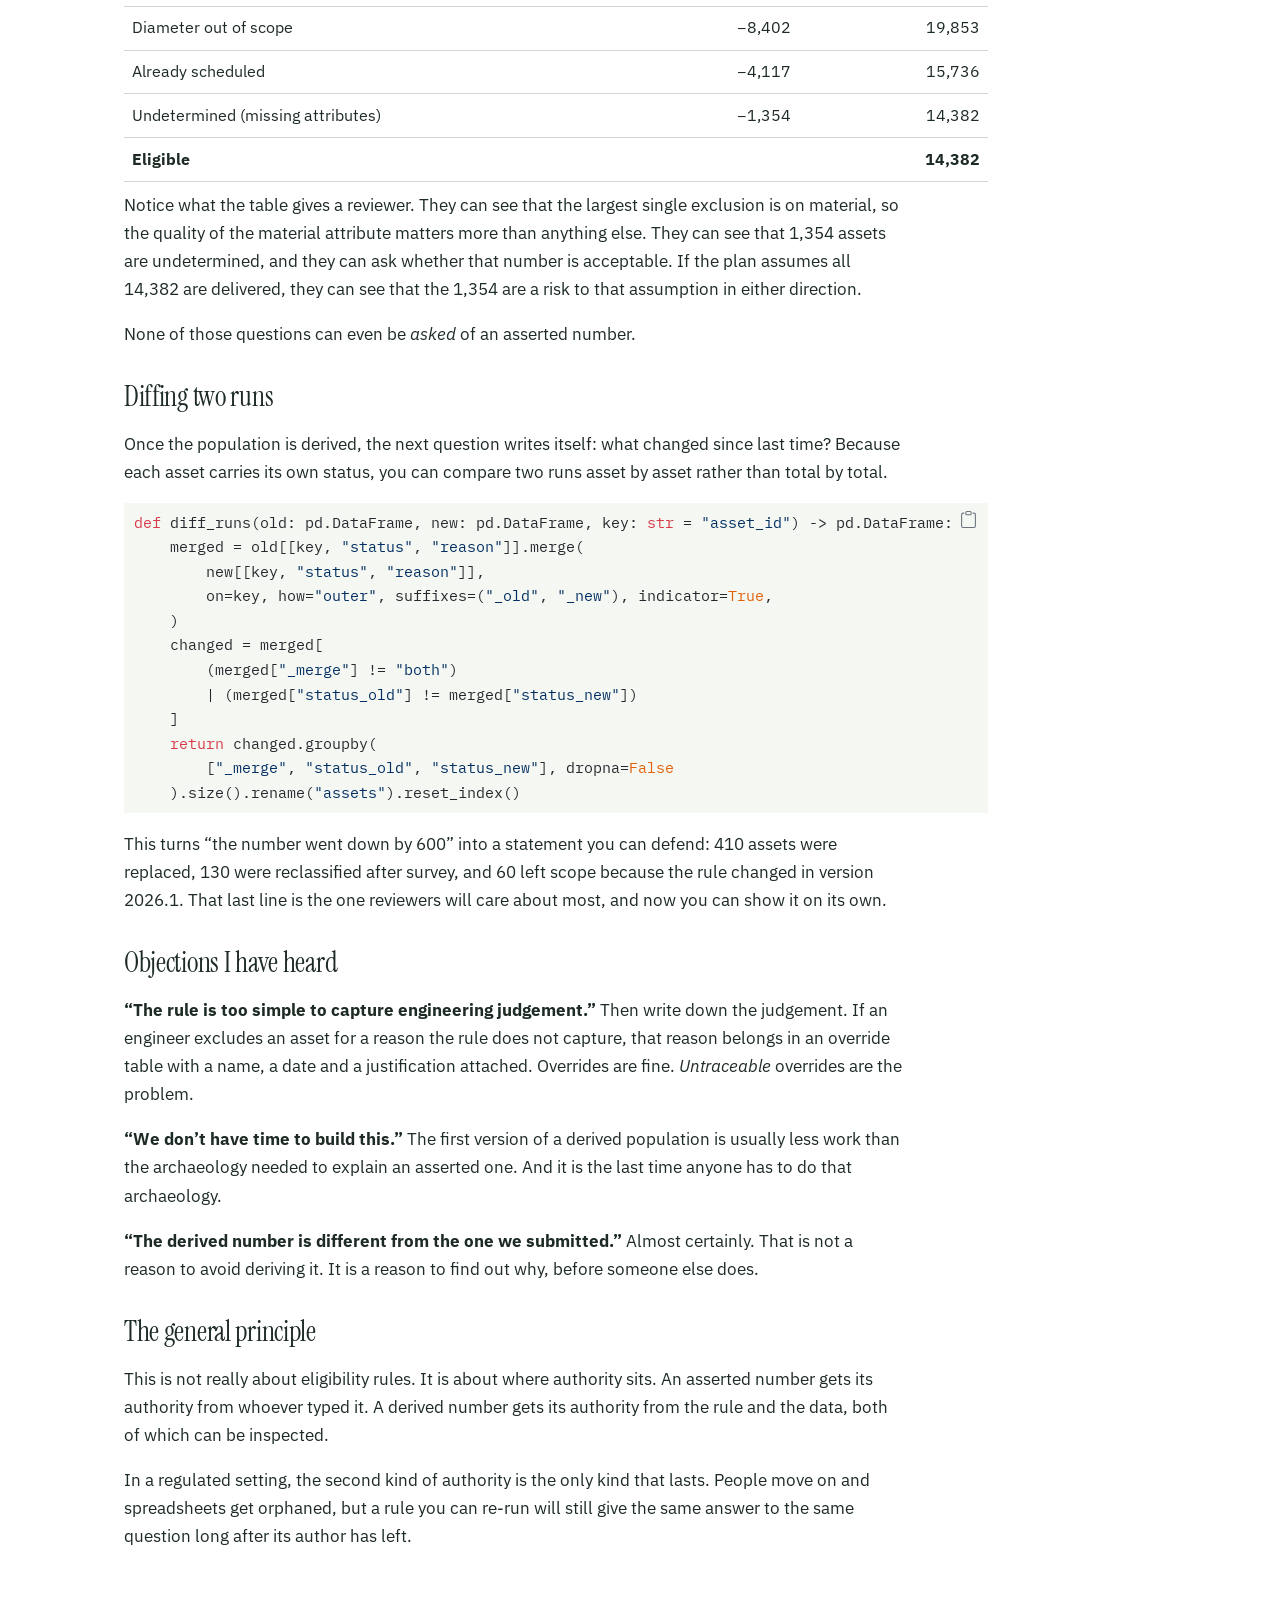
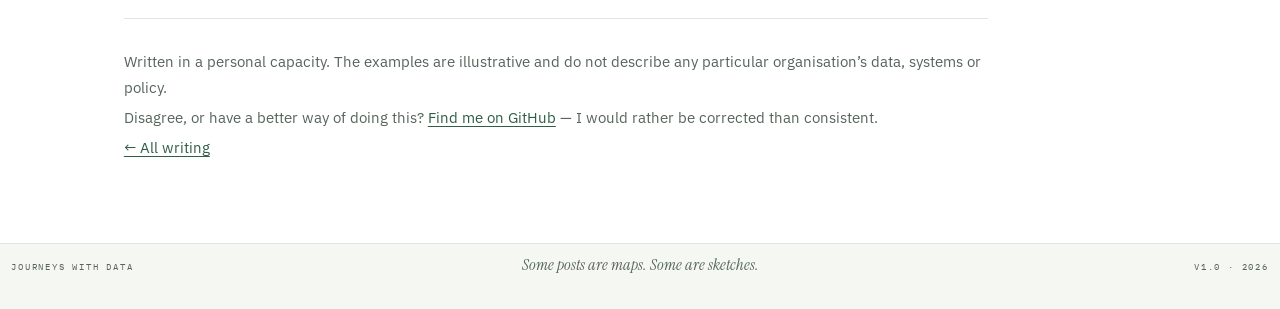
<file: posts/derive-dont-assert/index.html>
<!DOCTYPE html>
<html xmlns="http://www.w3.org/1999/xhtml" lang="en" xml:lang="en"><head>

<meta charset="utf-8">
<meta name="generator" content="quarto-1.7.32">

<meta name="viewport" content="width=device-width, initial-scale=1.0, user-scalable=yes">

<meta name="dcterms.date" content="2026-09-05">
<meta name="description" content="Why an eligibility rule you can re-run beats a number somebody typed in 2019.">

<title>Derive the population, don’t assert it – Journeys With Data</title>
<style>
code{white-space: pre-wrap;}
span.smallcaps{font-variant: small-caps;}
div.columns{display: flex; gap: min(4vw, 1.5em);}
div.column{flex: auto; overflow-x: auto;}
div.hanging-indent{margin-left: 1.5em; text-indent: -1.5em;}
ul.task-list{list-style: none;}
ul.task-list li input[type="checkbox"] {
  width: 0.8em;
  margin: 0 0.8em 0.2em -1em; /* quarto-specific, see https://github.com/quarto-dev/quarto-cli/issues/4556 */ 
  vertical-align: middle;
}
/* CSS for syntax highlighting */
html { -webkit-text-size-adjust: 100%; }
pre > code.sourceCode { white-space: pre; position: relative; }
pre > code.sourceCode > span { display: inline-block; line-height: 1.25; }
pre > code.sourceCode > span:empty { height: 1.2em; }
.sourceCode { overflow: visible; }
code.sourceCode > span { color: inherit; text-decoration: inherit; }
div.sourceCode { margin: 1em 0; }
pre.sourceCode { margin: 0; }
@media screen {
div.sourceCode { overflow: auto; }
}
@media print {
pre > code.sourceCode { white-space: pre-wrap; }
pre > code.sourceCode > span { text-indent: -5em; padding-left: 5em; }
}
pre.numberSource code
  { counter-reset: source-line 0; }
pre.numberSource code > span
  { position: relative; left: -4em; counter-increment: source-line; }
pre.numberSource code > span > a:first-child::before
  { content: counter(source-line);
    position: relative; left: -1em; text-align: right; vertical-align: baseline;
    border: none; display: inline-block;
    -webkit-touch-callout: none; -webkit-user-select: none;
    -khtml-user-select: none; -moz-user-select: none;
    -ms-user-select: none; user-select: none;
    padding: 0 4px; width: 4em;
  }
pre.numberSource { margin-left: 3em;  padding-left: 4px; }
div.sourceCode
  {   }
@media screen {
pre > code.sourceCode > span > a:first-child::before { text-decoration: underline; }
}
</style>


<script src="../../site_libs/quarto-nav/quarto-nav.js"></script>
<script src="../../site_libs/quarto-nav/headroom.min.js"></script>
<script src="../../site_libs/clipboard/clipboard.min.js"></script>
<script src="../../site_libs/quarto-search/autocomplete.umd.js"></script>
<script src="../../site_libs/quarto-search/fuse.min.js"></script>
<script src="../../site_libs/quarto-search/quarto-search.js"></script>
<meta name="quarto:offset" content="../../">
<link href="../../favicon.svg" rel="icon" type="image/svg+xml">
<script src="../../site_libs/quarto-html/quarto.js" type="module"></script>
<script src="../../site_libs/quarto-html/tabsets/tabsets.js" type="module"></script>
<script src="../../site_libs/quarto-html/popper.min.js"></script>
<script src="../../site_libs/quarto-html/tippy.umd.min.js"></script>
<link href="../../site_libs/quarto-html/tippy.css" rel="stylesheet">
<link href="../../site_libs/quarto-html/quarto-syntax-highlighting-3b82b19f8606260699a2a7fdd341def7.css" rel="stylesheet" id="quarto-text-highlighting-styles">
<script src="../../site_libs/bootstrap/bootstrap.min.js"></script>
<link href="../../site_libs/bootstrap/bootstrap-icons.css" rel="stylesheet">
<link href="../../site_libs/bootstrap/bootstrap-5d1914b770cfda88808ee10612c0a418.min.css" rel="stylesheet" append-hash="true" id="quarto-bootstrap" data-mode="light">
<script id="quarto-search-options" type="application/json">{
  "location": "navbar",
  "copy-button": false,
  "collapse-after": 3,
  "panel-placement": "end",
  "type": "overlay",
  "limit": 50,
  "keyboard-shortcut": [
    "f",
    "/",
    "s"
  ],
  "show-item-context": false,
  "language": {
    "search-no-results-text": "No results",
    "search-matching-documents-text": "matching documents",
    "search-copy-link-title": "Copy link to search",
    "search-hide-matches-text": "Hide additional matches",
    "search-more-match-text": "more match in this document",
    "search-more-matches-text": "more matches in this document",
    "search-clear-button-title": "Clear",
    "search-text-placeholder": "",
    "search-detached-cancel-button-title": "Cancel",
    "search-submit-button-title": "Submit",
    "search-label": "Search"
  }
}</script>
<link rel="preconnect" href="https://fonts.googleapis.com">
<link rel="preconnect" href="https://fonts.gstatic.com" crossorigin="">
<link href="https://fonts.googleapis.com/css2?family=Instrument+Serif:ital@0;1&amp;family=IBM+Plex+Sans:ital,wght@0,300;0,400;0,600;1,400&amp;family=IBM+Plex+Mono:wght@400;600&amp;display=swap" rel="stylesheet">


<meta property="og:title" content="Derive the population, don’t assert it – Journeys With Data">
<meta property="og:description" content="Why an eligibility rule you can re-run beats a number somebody typed in 2019.">
<meta property="og:image" content="https://journeyswithdata.dev/posts/derive-dont-assert/profile.jpg">
<meta property="og:site_name" content="Journeys With Data">
<meta name="twitter:title" content="Derive the population, don’t assert it – Journeys With Data">
<meta name="twitter:description" content="Why an eligibility rule you can re-run beats a number somebody typed in 2019.">
<meta name="twitter:image" content="https://journeyswithdata.dev/posts/derive-dont-assert/profile.jpg">
<meta name="twitter:card" content="summary_large_image">
</head>

<body class="nav-fixed quarto-light">

<div id="quarto-search-results"></div>
  <header id="quarto-header" class="headroom fixed-top">
    <nav class="navbar navbar-expand-lg " data-bs-theme="dark">
      <div class="navbar-container container-fluid">
      <div class="navbar-brand-container mx-auto">
    <a class="navbar-brand" href="../../index.html">
    <span class="navbar-title">Journeys With Data</span>
    </a>
  </div>
            <div id="quarto-search" class="" title="Search"></div>
          <button class="navbar-toggler" type="button" data-bs-toggle="collapse" data-bs-target="#navbarCollapse" aria-controls="navbarCollapse" role="menu" aria-expanded="false" aria-label="Toggle navigation" onclick="if (window.quartoToggleHeadroom) { window.quartoToggleHeadroom(); }">
  <span class="navbar-toggler-icon"></span>
</button>
          <div class="collapse navbar-collapse" id="navbarCollapse">
            <ul class="navbar-nav navbar-nav-scroll me-auto">
  <li class="nav-item">
    <a class="nav-link" href="../../index.html"> 
<span class="menu-text">Home</span></a>
  </li>  
  <li class="nav-item">
    <a class="nav-link" href="../../writing.html"> 
<span class="menu-text">Writing</span></a>
  </li>  
  <li class="nav-item">
    <a class="nav-link" href="../../work.html"> 
<span class="menu-text">Work</span></a>
  </li>  
  <li class="nav-item">
    <a class="nav-link" href="../../about.html"> 
<span class="menu-text">About</span></a>
  </li>  
</ul>
            <ul class="navbar-nav navbar-nav-scroll ms-auto">
  <li class="nav-item compact">
    <a class="nav-link" href="../../writing.xml"> <i class="bi bi-rss" role="img" aria-label="RSS feed">
</i> 
<span class="menu-text"></span></a>
  </li>  
  <li class="nav-item compact">
    <a class="nav-link" href="https://github.com/journeyswithdata"> <i class="bi bi-github" role="img" aria-label="GitHub">
</i> 
<span class="menu-text"></span></a>
  </li>  
</ul>
          </div> <!-- /navcollapse -->
            <div class="quarto-navbar-tools">
</div>
      </div> <!-- /container-fluid -->
    </nav>
</header>
<!-- content -->
<div id="quarto-content" class="quarto-container page-columns page-rows-contents page-layout-article page-navbar">
<!-- sidebar -->
<!-- margin-sidebar -->
    <div id="quarto-margin-sidebar" class="sidebar margin-sidebar">
        <nav id="TOC" role="doc-toc" class="toc-active">
    <h2 id="toc-title">On this page</h2>
   
  <ul class="collapse">
  <li><a href="#what-an-asserted-number-costs-you" id="toc-what-an-asserted-number-costs-you" class="nav-link active" data-scroll-target="#what-an-asserted-number-costs-you">What an asserted number costs you</a></li>
  <li><a href="#what-a-derived-population-looks-like" id="toc-what-a-derived-population-looks-like" class="nav-link" data-scroll-target="#what-a-derived-population-looks-like">What a derived population looks like</a></li>
  <li><a href="#the-exclusion-waterfall" id="toc-the-exclusion-waterfall" class="nav-link" data-scroll-target="#the-exclusion-waterfall">The exclusion waterfall</a></li>
  <li><a href="#diffing-two-runs" id="toc-diffing-two-runs" class="nav-link" data-scroll-target="#diffing-two-runs">Diffing two runs</a></li>
  <li><a href="#objections-i-have-heard" id="toc-objections-i-have-heard" class="nav-link" data-scroll-target="#objections-i-have-heard">Objections I have heard</a></li>
  <li><a href="#the-general-principle" id="toc-the-general-principle" class="nav-link" data-scroll-target="#the-general-principle">The general principle</a></li>
  </ul>
</nav>
    </div>
<!-- main -->
<main class="content" id="quarto-document-content">

<header id="title-block-header" class="quarto-title-block default">
<div class="quarto-title">
<h1 class="title">Derive the population, don’t assert it</h1>
  <div class="quarto-categories">
    <div class="quarto-category">method</div>
    <div class="quarto-category">asset data</div>
  </div>
  </div>

<div>
  <div class="description">
    Why an eligibility rule you can re-run beats a number somebody typed in 2019.
  </div>
</div>


<div class="quarto-title-meta">

    
    <div>
    <div class="quarto-title-meta-heading">Published</div>
    <div class="quarto-title-meta-contents">
      <p class="date">September 5, 2026</p>
    </div>
  </div>
  
    
  </div>
  


</header>


<p>Every regulated investment plan rests on a handful of counts. How many assets are in scope. How many are eligible for intervention. How many will be done in the period, and at what unit cost. Multiply them together and you have a large part of a business plan.</p>
<p>What surprises people outside the industry is how often those counts are <em>asserted</em> rather than <em>derived</em>. Somewhere there is a spreadsheet cell containing <code>14,382</code>, and that cell has been copied, linked and pasted into a dozen later documents. Ask where it came from and you will hear one of three answers: “it’s the figure from the last submission”, “it came from the asset team”, or a long pause.</p>
<p>This post argues for a simple discipline. <strong>A population count should be the output of a rule you can re-run, not a number someone remembers.</strong></p>
<section id="what-an-asserted-number-costs-you" class="level2">
<h2 data-anchor-id="what-an-asserted-number-costs-you">What an asserted number costs you</h2>
<p>An asserted number is not necessarily wrong. It may have been carefully worked out by someone competent. The problem is that nobody can tell any more, and that causes three practical failures.</p>
<p><strong>It cannot be refreshed.</strong> The asset register changes every week. Assets are replaced, surveyed, reclassified and corrected. An asserted count is fixed at the moment someone typed it, and drifts away from reality without anyone noticing.</p>
<p><strong>It cannot be explained.</strong> When a reviewer asks <em>why</em> 14,382 rather than 13,900, the honest answer is “we don’t know what was included”. That is not an answer you want to give to a regulator, or to your own executive.</p>
<p><strong>It cannot be challenged.</strong> This is the subtle one. If you cannot see the rule, you cannot argue about it. Disagreements turn into disputes about whose number is right, not productive arguments about which <em>definition</em> is right.</p>
</section>
<section id="what-a-derived-population-looks-like" class="level2">
<h2 data-anchor-id="what-a-derived-population-looks-like">What a derived population looks like</h2>
<p>A derived population is the result of applying an explicit eligibility rule to the asset register as it stands on a given date. The rule is written down, versioned and executable. Here is a deliberately simplified example. The criteria are illustrative and do not describe any real network’s policy.</p>
<div class="sourceCode" id="cb1"><pre class="sourceCode python code-with-copy"><code class="sourceCode python"><span id="cb1-1"><a href="#cb1-1" aria-hidden="true" tabindex="-1"></a><span class="im">import</span> pandas <span class="im">as</span> pd</span>
<span id="cb1-2"><a href="#cb1-2" aria-hidden="true" tabindex="-1"></a></span>
<span id="cb1-3"><a href="#cb1-3" aria-hidden="true" tabindex="-1"></a>RULE_VERSION <span class="op">=</span> <span class="st">"2026.1"</span></span>
<span id="cb1-4"><a href="#cb1-4" aria-hidden="true" tabindex="-1"></a></span>
<span id="cb1-5"><a href="#cb1-5" aria-hidden="true" tabindex="-1"></a><span class="kw">def</span> eligible_population(register: pd.DataFrame, as_of: <span class="bu">str</span>) <span class="op">-&gt;</span> pd.DataFrame:</span>
<span id="cb1-6"><a href="#cb1-6" aria-hidden="true" tabindex="-1"></a>    <span class="co">"""Apply the eligibility rule to the register as of a given date.</span></span>
<span id="cb1-7"><a href="#cb1-7" aria-hidden="true" tabindex="-1"></a></span>
<span id="cb1-8"><a href="#cb1-8" aria-hidden="true" tabindex="-1"></a><span class="co">    Returns every asset with a status and the reason for it. Excluded</span></span>
<span id="cb1-9"><a href="#cb1-9" aria-hidden="true" tabindex="-1"></a><span class="co">    assets stay in the output; they are not silently dropped.</span></span>
<span id="cb1-10"><a href="#cb1-10" aria-hidden="true" tabindex="-1"></a><span class="co">    """</span></span>
<span id="cb1-11"><a href="#cb1-11" aria-hidden="true" tabindex="-1"></a>    df <span class="op">=</span> register.copy()</span>
<span id="cb1-12"><a href="#cb1-12" aria-hidden="true" tabindex="-1"></a>    df[<span class="st">"status"</span>] <span class="op">=</span> <span class="st">"eligible"</span></span>
<span id="cb1-13"><a href="#cb1-13" aria-hidden="true" tabindex="-1"></a>    df[<span class="st">"reason"</span>] <span class="op">=</span> <span class="st">"meets all criteria"</span></span>
<span id="cb1-14"><a href="#cb1-14" aria-hidden="true" tabindex="-1"></a></span>
<span id="cb1-15"><a href="#cb1-15" aria-hidden="true" tabindex="-1"></a>    in_scope_materials <span class="op">=</span> [<span class="st">"cast iron"</span>, <span class="st">"spun iron"</span>, <span class="st">"ductile iron"</span>]</span>
<span id="cb1-16"><a href="#cb1-16" aria-hidden="true" tabindex="-1"></a></span>
<span id="cb1-17"><a href="#cb1-17" aria-hidden="true" tabindex="-1"></a>    <span class="co"># Each condition fires only on a *known* value; a missing attribute</span></span>
<span id="cb1-18"><a href="#cb1-18" aria-hidden="true" tabindex="-1"></a>    <span class="co"># is dealt with below rather than being counted as out of scope.</span></span>
<span id="cb1-19"><a href="#cb1-19" aria-hidden="true" tabindex="-1"></a>    rules <span class="op">=</span> [</span>
<span id="cb1-20"><a href="#cb1-20" aria-hidden="true" tabindex="-1"></a>        <span class="co"># (label, condition for EXCLUSION)</span></span>
<span id="cb1-21"><a href="#cb1-21" aria-hidden="true" tabindex="-1"></a>        (<span class="st">"not in service"</span>,        df[<span class="st">"operational_status"</span>] <span class="op">!=</span> <span class="st">"in service"</span>),</span>
<span id="cb1-22"><a href="#cb1-22" aria-hidden="true" tabindex="-1"></a>        (<span class="st">"material out of scope"</span>, df[<span class="st">"material"</span>].notna()</span>
<span id="cb1-23"><a href="#cb1-23" aria-hidden="true" tabindex="-1"></a>                                  <span class="op">&amp;</span> <span class="op">~</span>df[<span class="st">"material"</span>].isin(in_scope_materials)),</span>
<span id="cb1-24"><a href="#cb1-24" aria-hidden="true" tabindex="-1"></a>        (<span class="st">"diameter out of scope"</span>, df[<span class="st">"diameter_mm"</span>] <span class="op">&gt;</span> <span class="dv">200</span>),</span>
<span id="cb1-25"><a href="#cb1-25" aria-hidden="true" tabindex="-1"></a>        (<span class="st">"already scheduled"</span>,     df[<span class="st">"work_order_id"</span>].notna()),</span>
<span id="cb1-26"><a href="#cb1-26" aria-hidden="true" tabindex="-1"></a>    ]</span>
<span id="cb1-27"><a href="#cb1-27" aria-hidden="true" tabindex="-1"></a></span>
<span id="cb1-28"><a href="#cb1-28" aria-hidden="true" tabindex="-1"></a>    <span class="cf">for</span> label, excluded <span class="kw">in</span> rules:</span>
<span id="cb1-29"><a href="#cb1-29" aria-hidden="true" tabindex="-1"></a>        newly_out <span class="op">=</span> excluded <span class="op">&amp;</span> (df[<span class="st">"status"</span>] <span class="op">==</span> <span class="st">"eligible"</span>)</span>
<span id="cb1-30"><a href="#cb1-30" aria-hidden="true" tabindex="-1"></a>        df.loc[newly_out, [<span class="st">"status"</span>, <span class="st">"reason"</span>]] <span class="op">=</span> [<span class="st">"excluded"</span>, label]</span>
<span id="cb1-31"><a href="#cb1-31" aria-hidden="true" tabindex="-1"></a></span>
<span id="cb1-32"><a href="#cb1-32" aria-hidden="true" tabindex="-1"></a>    <span class="co"># Assets we cannot classify are neither in nor out — say so.</span></span>
<span id="cb1-33"><a href="#cb1-33" aria-hidden="true" tabindex="-1"></a>    unknown <span class="op">=</span> df[<span class="st">"material"</span>].isna() <span class="op">|</span> df[<span class="st">"diameter_mm"</span>].isna()</span>
<span id="cb1-34"><a href="#cb1-34" aria-hidden="true" tabindex="-1"></a>    df.loc[unknown <span class="op">&amp;</span> (df[<span class="st">"status"</span>] <span class="op">==</span> <span class="st">"eligible"</span>), [<span class="st">"status"</span>, <span class="st">"reason"</span>]] <span class="op">=</span> [</span>
<span id="cb1-35"><a href="#cb1-35" aria-hidden="true" tabindex="-1"></a>        <span class="st">"undetermined"</span>, <span class="st">"missing material or diameter"</span></span>
<span id="cb1-36"><a href="#cb1-36" aria-hidden="true" tabindex="-1"></a>    ]</span>
<span id="cb1-37"><a href="#cb1-37" aria-hidden="true" tabindex="-1"></a></span>
<span id="cb1-38"><a href="#cb1-38" aria-hidden="true" tabindex="-1"></a>    df[<span class="st">"rule_version"</span>] <span class="op">=</span> RULE_VERSION</span>
<span id="cb1-39"><a href="#cb1-39" aria-hidden="true" tabindex="-1"></a>    df[<span class="st">"as_of"</span>] <span class="op">=</span> as_of</span>
<span id="cb1-40"><a href="#cb1-40" aria-hidden="true" tabindex="-1"></a>    <span class="cf">return</span> df</span></code><button title="Copy to Clipboard" class="code-copy-button"><i class="bi"></i></button></pre></div>
<p>There is nothing clever here, and that is the point. Four properties make this better than a typed-in number.</p>
<ol type="1">
<li><strong>Every asset gets a status and a reason.</strong> Exclusions are not silent. You can count how many assets fell out at each step, and anyone can look up a specific asset and see why it is or is not in scope.</li>
<li><strong>“Undetermined” is a legitimate answer.</strong> Most asserted counts hide the assets nobody could classify. They get quietly included or quietly dropped, depending on who did the work. Here they are reported as their own category, which turns a hidden assumption into a visible data-quality finding.</li>
<li><strong>The rule has a version.</strong> When the definition changes, and it will, the count changes for a reason you can name.</li>
<li><strong>It runs against a dated snapshot.</strong> “Eligible as of 31 March” is a claim you can reproduce. “Eligible” on its own is not.</li>
</ol>
</section>
<section id="the-exclusion-waterfall" class="level2">
<h2 data-anchor-id="the-exclusion-waterfall">The exclusion waterfall</h2>
<p>The most useful single output of a derived population is not the final count. It is the waterfall that gets you there.</p>
<div class="sourceCode" id="cb2"><pre class="sourceCode python code-with-copy"><code class="sourceCode python"><span id="cb2-1"><a href="#cb2-1" aria-hidden="true" tabindex="-1"></a><span class="kw">def</span> waterfall(pop: pd.DataFrame) <span class="op">-&gt;</span> pd.DataFrame:</span>
<span id="cb2-2"><a href="#cb2-2" aria-hidden="true" tabindex="-1"></a>    steps <span class="op">=</span> (</span>
<span id="cb2-3"><a href="#cb2-3" aria-hidden="true" tabindex="-1"></a>        pop.groupby([<span class="st">"status"</span>, <span class="st">"reason"</span>])</span>
<span id="cb2-4"><a href="#cb2-4" aria-hidden="true" tabindex="-1"></a>           .size()</span>
<span id="cb2-5"><a href="#cb2-5" aria-hidden="true" tabindex="-1"></a>           .rename(<span class="st">"assets"</span>)</span>
<span id="cb2-6"><a href="#cb2-6" aria-hidden="true" tabindex="-1"></a>           .reset_index()</span>
<span id="cb2-7"><a href="#cb2-7" aria-hidden="true" tabindex="-1"></a>           .sort_values([<span class="st">"status"</span>, <span class="st">"assets"</span>], ascending<span class="op">=</span>[<span class="va">True</span>, <span class="va">False</span>])</span>
<span id="cb2-8"><a href="#cb2-8" aria-hidden="true" tabindex="-1"></a>    )</span>
<span id="cb2-9"><a href="#cb2-9" aria-hidden="true" tabindex="-1"></a>    <span class="cf">return</span> steps</span></code><button title="Copy to Clipboard" class="code-copy-button"><i class="bi"></i></button></pre></div>
<p>Presented as a table it reads something like this (numbers invented):</p>
<table class="caption-top table">
<thead>
<tr class="header">
<th>Step</th>
<th style="text-align: right;">Assets</th>
<th style="text-align: right;">Remaining</th>
</tr>
</thead>
<tbody>
<tr class="odd">
<td>Register, all records</td>
<td style="text-align: right;">61,240</td>
<td style="text-align: right;">61,240</td>
</tr>
<tr class="even">
<td>Not in service</td>
<td style="text-align: right;">−3,115</td>
<td style="text-align: right;">58,125</td>
</tr>
<tr class="odd">
<td>Material out of scope</td>
<td style="text-align: right;">−29,870</td>
<td style="text-align: right;">28,255</td>
</tr>
<tr class="even">
<td>Diameter out of scope</td>
<td style="text-align: right;">−8,402</td>
<td style="text-align: right;">19,853</td>
</tr>
<tr class="odd">
<td>Already scheduled</td>
<td style="text-align: right;">−4,117</td>
<td style="text-align: right;">15,736</td>
</tr>
<tr class="even">
<td>Undetermined (missing attributes)</td>
<td style="text-align: right;">−1,354</td>
<td style="text-align: right;">14,382</td>
</tr>
<tr class="odd">
<td><strong>Eligible</strong></td>
<td style="text-align: right;"></td>
<td style="text-align: right;"><strong>14,382</strong></td>
</tr>
</tbody>
</table>
<p>Notice what the table gives a reviewer. They can see that the largest single exclusion is on material, so the quality of the material attribute matters more than anything else. They can see that 1,354 assets are undetermined, and they can ask whether that number is acceptable. If the plan assumes all 14,382 are delivered, they can see that the 1,354 are a risk to that assumption in either direction.</p>
<p>None of those questions can even be <em>asked</em> of an asserted number.</p>
</section>
<section id="diffing-two-runs" class="level2">
<h2 data-anchor-id="diffing-two-runs">Diffing two runs</h2>
<p>Once the population is derived, the next question writes itself: what changed since last time? Because each asset carries its own status, you can compare two runs asset by asset rather than total by total.</p>
<div class="sourceCode" id="cb3"><pre class="sourceCode python code-with-copy"><code class="sourceCode python"><span id="cb3-1"><a href="#cb3-1" aria-hidden="true" tabindex="-1"></a><span class="kw">def</span> diff_runs(old: pd.DataFrame, new: pd.DataFrame, key: <span class="bu">str</span> <span class="op">=</span> <span class="st">"asset_id"</span>) <span class="op">-&gt;</span> pd.DataFrame:</span>
<span id="cb3-2"><a href="#cb3-2" aria-hidden="true" tabindex="-1"></a>    merged <span class="op">=</span> old[[key, <span class="st">"status"</span>, <span class="st">"reason"</span>]].merge(</span>
<span id="cb3-3"><a href="#cb3-3" aria-hidden="true" tabindex="-1"></a>        new[[key, <span class="st">"status"</span>, <span class="st">"reason"</span>]],</span>
<span id="cb3-4"><a href="#cb3-4" aria-hidden="true" tabindex="-1"></a>        on<span class="op">=</span>key, how<span class="op">=</span><span class="st">"outer"</span>, suffixes<span class="op">=</span>(<span class="st">"_old"</span>, <span class="st">"_new"</span>), indicator<span class="op">=</span><span class="va">True</span>,</span>
<span id="cb3-5"><a href="#cb3-5" aria-hidden="true" tabindex="-1"></a>    )</span>
<span id="cb3-6"><a href="#cb3-6" aria-hidden="true" tabindex="-1"></a>    changed <span class="op">=</span> merged[</span>
<span id="cb3-7"><a href="#cb3-7" aria-hidden="true" tabindex="-1"></a>        (merged[<span class="st">"_merge"</span>] <span class="op">!=</span> <span class="st">"both"</span>)</span>
<span id="cb3-8"><a href="#cb3-8" aria-hidden="true" tabindex="-1"></a>        <span class="op">|</span> (merged[<span class="st">"status_old"</span>] <span class="op">!=</span> merged[<span class="st">"status_new"</span>])</span>
<span id="cb3-9"><a href="#cb3-9" aria-hidden="true" tabindex="-1"></a>    ]</span>
<span id="cb3-10"><a href="#cb3-10" aria-hidden="true" tabindex="-1"></a>    <span class="cf">return</span> changed.groupby(</span>
<span id="cb3-11"><a href="#cb3-11" aria-hidden="true" tabindex="-1"></a>        [<span class="st">"_merge"</span>, <span class="st">"status_old"</span>, <span class="st">"status_new"</span>], dropna<span class="op">=</span><span class="va">False</span></span>
<span id="cb3-12"><a href="#cb3-12" aria-hidden="true" tabindex="-1"></a>    ).size().rename(<span class="st">"assets"</span>).reset_index()</span></code><button title="Copy to Clipboard" class="code-copy-button"><i class="bi"></i></button></pre></div>
<p>This turns “the number went down by 600” into a statement you can defend: 410 assets were replaced, 130 were reclassified after survey, and 60 left scope because the rule changed in version 2026.1. That last line is the one reviewers will care about most, and now you can show it on its own.</p>
</section>
<section id="objections-i-have-heard" class="level2">
<h2 data-anchor-id="objections-i-have-heard">Objections I have heard</h2>
<p><strong>“The rule is too simple to capture engineering judgement.”</strong> Then write down the judgement. If an engineer excludes an asset for a reason the rule does not capture, that reason belongs in an override table with a name, a date and a justification attached. Overrides are fine. <em>Untraceable</em> overrides are the problem.</p>
<p><strong>“We don’t have time to build this.”</strong> The first version of a derived population is usually less work than the archaeology needed to explain an asserted one. And it is the last time anyone has to do that archaeology.</p>
<p><strong>“The derived number is different from the one we submitted.”</strong> Almost certainly. That is not a reason to avoid deriving it. It is a reason to find out why, before someone else does.</p>
</section>
<section id="the-general-principle" class="level2">
<h2 data-anchor-id="the-general-principle">The general principle</h2>
<p>This is not really about eligibility rules. It is about where authority sits. An asserted number gets its authority from whoever typed it. A derived number gets its authority from the rule and the data, both of which can be inspected.</p>
<p>In a regulated setting, the second kind of authority is the only kind that lasts. People move on and spreadsheets get orphaned, but a rule you can re-run will still give the same answer to the same question long after its author has left.</p>
<div class="post-end">
<p>Written in a personal capacity. The examples are illustrative and do not describe any particular organisation’s data, systems or policy.</p>
<p>Disagree, or have a better way of doing this? <a href="https://github.com/journeyswithdata">Find me on GitHub</a> — I would rather be corrected than consistent.</p>
<p><a href="../../writing.html">← All writing</a></p>
</div>


</section>

</main> <!-- /main -->
<script id="quarto-html-after-body" type="application/javascript">
  window.document.addEventListener("DOMContentLoaded", function (event) {
    const isCodeAnnotation = (el) => {
      for (const clz of el.classList) {
        if (clz.startsWith('code-annotation-')) {                     
          return true;
        }
      }
      return false;
    }
    const onCopySuccess = function(e) {
      // button target
      const button = e.trigger;
      // don't keep focus
      button.blur();
      // flash "checked"
      button.classList.add('code-copy-button-checked');
      var currentTitle = button.getAttribute("title");
      button.setAttribute("title", "Copied!");
      let tooltip;
      if (window.bootstrap) {
        button.setAttribute("data-bs-toggle", "tooltip");
        button.setAttribute("data-bs-placement", "left");
        button.setAttribute("data-bs-title", "Copied!");
        tooltip = new bootstrap.Tooltip(button, 
          { trigger: "manual", 
            customClass: "code-copy-button-tooltip",
            offset: [0, -8]});
        tooltip.show();    
      }
      setTimeout(function() {
        if (tooltip) {
          tooltip.hide();
          button.removeAttribute("data-bs-title");
          button.removeAttribute("data-bs-toggle");
          button.removeAttribute("data-bs-placement");
        }
        button.setAttribute("title", currentTitle);
        button.classList.remove('code-copy-button-checked');
      }, 1000);
      // clear code selection
      e.clearSelection();
    }
    const getTextToCopy = function(trigger) {
        const codeEl = trigger.previousElementSibling.cloneNode(true);
        for (const childEl of codeEl.children) {
          if (isCodeAnnotation(childEl)) {
            childEl.remove();
          }
        }
        return codeEl.innerText;
    }
    const clipboard = new window.ClipboardJS('.code-copy-button:not([data-in-quarto-modal])', {
      text: getTextToCopy
    });
    clipboard.on('success', onCopySuccess);
    if (window.document.getElementById('quarto-embedded-source-code-modal')) {
      const clipboardModal = new window.ClipboardJS('.code-copy-button[data-in-quarto-modal]', {
        text: getTextToCopy,
        container: window.document.getElementById('quarto-embedded-source-code-modal')
      });
      clipboardModal.on('success', onCopySuccess);
    }
      var localhostRegex = new RegExp(/^(?:http|https):\/\/localhost\:?[0-9]*\//);
      var mailtoRegex = new RegExp(/^mailto:/);
        var filterRegex = new RegExp("https:\/\/journeyswithdata\.dev");
      var isInternal = (href) => {
          return filterRegex.test(href) || localhostRegex.test(href) || mailtoRegex.test(href);
      }
      // Inspect non-navigation links and adorn them if external
     var links = window.document.querySelectorAll('a[href]:not(.nav-link):not(.navbar-brand):not(.toc-action):not(.sidebar-link):not(.sidebar-item-toggle):not(.pagination-link):not(.no-external):not([aria-hidden]):not(.dropdown-item):not(.quarto-navigation-tool):not(.about-link)');
      for (var i=0; i<links.length; i++) {
        const link = links[i];
        if (!isInternal(link.href)) {
          // undo the damage that might have been done by quarto-nav.js in the case of
          // links that we want to consider external
          if (link.dataset.originalHref !== undefined) {
            link.href = link.dataset.originalHref;
          }
        }
      }
    function tippyHover(el, contentFn, onTriggerFn, onUntriggerFn) {
      const config = {
        allowHTML: true,
        maxWidth: 500,
        delay: 100,
        arrow: false,
        appendTo: function(el) {
            return el.parentElement;
        },
        interactive: true,
        interactiveBorder: 10,
        theme: 'quarto',
        placement: 'bottom-start',
      };
      if (contentFn) {
        config.content = contentFn;
      }
      if (onTriggerFn) {
        config.onTrigger = onTriggerFn;
      }
      if (onUntriggerFn) {
        config.onUntrigger = onUntriggerFn;
      }
      window.tippy(el, config); 
    }
    const noterefs = window.document.querySelectorAll('a[role="doc-noteref"]');
    for (var i=0; i<noterefs.length; i++) {
      const ref = noterefs[i];
      tippyHover(ref, function() {
        // use id or data attribute instead here
        let href = ref.getAttribute('data-footnote-href') || ref.getAttribute('href');
        try { href = new URL(href).hash; } catch {}
        const id = href.replace(/^#\/?/, "");
        const note = window.document.getElementById(id);
        if (note) {
          return note.innerHTML;
        } else {
          return "";
        }
      });
    }
    const xrefs = window.document.querySelectorAll('a.quarto-xref');
    const processXRef = (id, note) => {
      // Strip column container classes
      const stripColumnClz = (el) => {
        el.classList.remove("page-full", "page-columns");
        if (el.children) {
          for (const child of el.children) {
            stripColumnClz(child);
          }
        }
      }
      stripColumnClz(note)
      if (id === null || id.startsWith('sec-')) {
        // Special case sections, only their first couple elements
        const container = document.createElement("div");
        if (note.children && note.children.length > 2) {
          container.appendChild(note.children[0].cloneNode(true));
          for (let i = 1; i < note.children.length; i++) {
            const child = note.children[i];
            if (child.tagName === "P" && child.innerText === "") {
              continue;
            } else {
              container.appendChild(child.cloneNode(true));
              break;
            }
          }
          if (window.Quarto?.typesetMath) {
            window.Quarto.typesetMath(container);
          }
          return container.innerHTML
        } else {
          if (window.Quarto?.typesetMath) {
            window.Quarto.typesetMath(note);
          }
          return note.innerHTML;
        }
      } else {
        // Remove any anchor links if they are present
        const anchorLink = note.querySelector('a.anchorjs-link');
        if (anchorLink) {
          anchorLink.remove();
        }
        if (window.Quarto?.typesetMath) {
          window.Quarto.typesetMath(note);
        }
        if (note.classList.contains("callout")) {
          return note.outerHTML;
        } else {
          return note.innerHTML;
        }
      }
    }
    for (var i=0; i<xrefs.length; i++) {
      const xref = xrefs[i];
      tippyHover(xref, undefined, function(instance) {
        instance.disable();
        let url = xref.getAttribute('href');
        let hash = undefined; 
        if (url.startsWith('#')) {
          hash = url;
        } else {
          try { hash = new URL(url).hash; } catch {}
        }
        if (hash) {
          const id = hash.replace(/^#\/?/, "");
          const note = window.document.getElementById(id);
          if (note !== null) {
            try {
              const html = processXRef(id, note.cloneNode(true));
              instance.setContent(html);
            } finally {
              instance.enable();
              instance.show();
            }
          } else {
            // See if we can fetch this
            fetch(url.split('#')[0])
            .then(res => res.text())
            .then(html => {
              const parser = new DOMParser();
              const htmlDoc = parser.parseFromString(html, "text/html");
              const note = htmlDoc.getElementById(id);
              if (note !== null) {
                const html = processXRef(id, note);
                instance.setContent(html);
              } 
            }).finally(() => {
              instance.enable();
              instance.show();
            });
          }
        } else {
          // See if we can fetch a full url (with no hash to target)
          // This is a special case and we should probably do some content thinning / targeting
          fetch(url)
          .then(res => res.text())
          .then(html => {
            const parser = new DOMParser();
            const htmlDoc = parser.parseFromString(html, "text/html");
            const note = htmlDoc.querySelector('main.content');
            if (note !== null) {
              // This should only happen for chapter cross references
              // (since there is no id in the URL)
              // remove the first header
              if (note.children.length > 0 && note.children[0].tagName === "HEADER") {
                note.children[0].remove();
              }
              const html = processXRef(null, note);
              instance.setContent(html);
            } 
          }).finally(() => {
            instance.enable();
            instance.show();
          });
        }
      }, function(instance) {
      });
    }
        let selectedAnnoteEl;
        const selectorForAnnotation = ( cell, annotation) => {
          let cellAttr = 'data-code-cell="' + cell + '"';
          let lineAttr = 'data-code-annotation="' +  annotation + '"';
          const selector = 'span[' + cellAttr + '][' + lineAttr + ']';
          return selector;
        }
        const selectCodeLines = (annoteEl) => {
          const doc = window.document;
          const targetCell = annoteEl.getAttribute("data-target-cell");
          const targetAnnotation = annoteEl.getAttribute("data-target-annotation");
          const annoteSpan = window.document.querySelector(selectorForAnnotation(targetCell, targetAnnotation));
          const lines = annoteSpan.getAttribute("data-code-lines").split(",");
          const lineIds = lines.map((line) => {
            return targetCell + "-" + line;
          })
          let top = null;
          let height = null;
          let parent = null;
          if (lineIds.length > 0) {
              //compute the position of the single el (top and bottom and make a div)
              const el = window.document.getElementById(lineIds[0]);
              top = el.offsetTop;
              height = el.offsetHeight;
              parent = el.parentElement.parentElement;
            if (lineIds.length > 1) {
              const lastEl = window.document.getElementById(lineIds[lineIds.length - 1]);
              const bottom = lastEl.offsetTop + lastEl.offsetHeight;
              height = bottom - top;
            }
            if (top !== null && height !== null && parent !== null) {
              // cook up a div (if necessary) and position it 
              let div = window.document.getElementById("code-annotation-line-highlight");
              if (div === null) {
                div = window.document.createElement("div");
                div.setAttribute("id", "code-annotation-line-highlight");
                div.style.position = 'absolute';
                parent.appendChild(div);
              }
              div.style.top = top - 2 + "px";
              div.style.height = height + 4 + "px";
              div.style.left = 0;
              let gutterDiv = window.document.getElementById("code-annotation-line-highlight-gutter");
              if (gutterDiv === null) {
                gutterDiv = window.document.createElement("div");
                gutterDiv.setAttribute("id", "code-annotation-line-highlight-gutter");
                gutterDiv.style.position = 'absolute';
                const codeCell = window.document.getElementById(targetCell);
                const gutter = codeCell.querySelector('.code-annotation-gutter');
                gutter.appendChild(gutterDiv);
              }
              gutterDiv.style.top = top - 2 + "px";
              gutterDiv.style.height = height + 4 + "px";
            }
            selectedAnnoteEl = annoteEl;
          }
        };
        const unselectCodeLines = () => {
          const elementsIds = ["code-annotation-line-highlight", "code-annotation-line-highlight-gutter"];
          elementsIds.forEach((elId) => {
            const div = window.document.getElementById(elId);
            if (div) {
              div.remove();
            }
          });
          selectedAnnoteEl = undefined;
        };
          // Handle positioning of the toggle
      window.addEventListener(
        "resize",
        throttle(() => {
          elRect = undefined;
          if (selectedAnnoteEl) {
            selectCodeLines(selectedAnnoteEl);
          }
        }, 10)
      );
      function throttle(fn, ms) {
      let throttle = false;
      let timer;
        return (...args) => {
          if(!throttle) { // first call gets through
              fn.apply(this, args);
              throttle = true;
          } else { // all the others get throttled
              if(timer) clearTimeout(timer); // cancel #2
              timer = setTimeout(() => {
                fn.apply(this, args);
                timer = throttle = false;
              }, ms);
          }
        };
      }
        // Attach click handler to the DT
        const annoteDls = window.document.querySelectorAll('dt[data-target-cell]');
        for (const annoteDlNode of annoteDls) {
          annoteDlNode.addEventListener('click', (event) => {
            const clickedEl = event.target;
            if (clickedEl !== selectedAnnoteEl) {
              unselectCodeLines();
              const activeEl = window.document.querySelector('dt[data-target-cell].code-annotation-active');
              if (activeEl) {
                activeEl.classList.remove('code-annotation-active');
              }
              selectCodeLines(clickedEl);
              clickedEl.classList.add('code-annotation-active');
            } else {
              // Unselect the line
              unselectCodeLines();
              clickedEl.classList.remove('code-annotation-active');
            }
          });
        }
    const findCites = (el) => {
      const parentEl = el.parentElement;
      if (parentEl) {
        const cites = parentEl.dataset.cites;
        if (cites) {
          return {
            el,
            cites: cites.split(' ')
          };
        } else {
          return findCites(el.parentElement)
        }
      } else {
        return undefined;
      }
    };
    var bibliorefs = window.document.querySelectorAll('a[role="doc-biblioref"]');
    for (var i=0; i<bibliorefs.length; i++) {
      const ref = bibliorefs[i];
      const citeInfo = findCites(ref);
      if (citeInfo) {
        tippyHover(citeInfo.el, function() {
          var popup = window.document.createElement('div');
          citeInfo.cites.forEach(function(cite) {
            var citeDiv = window.document.createElement('div');
            citeDiv.classList.add('hanging-indent');
            citeDiv.classList.add('csl-entry');
            var biblioDiv = window.document.getElementById('ref-' + cite);
            if (biblioDiv) {
              citeDiv.innerHTML = biblioDiv.innerHTML;
            }
            popup.appendChild(citeDiv);
          });
          return popup.innerHTML;
        });
      }
    }
  });
  </script>
</div> <!-- /content -->
<footer class="footer">
  <div class="nav-footer">
    <div class="nav-footer-left">
<p>Journeys With Data</p>
</div>   
    <div class="nav-footer-center">
<p><em>Some posts are maps. Some are sketches.</em></p>
</div>
    <div class="nav-footer-right">
<p>v1.0 · 2026</p>
</div>
  </div>
</footer>




</body></html>
</file>
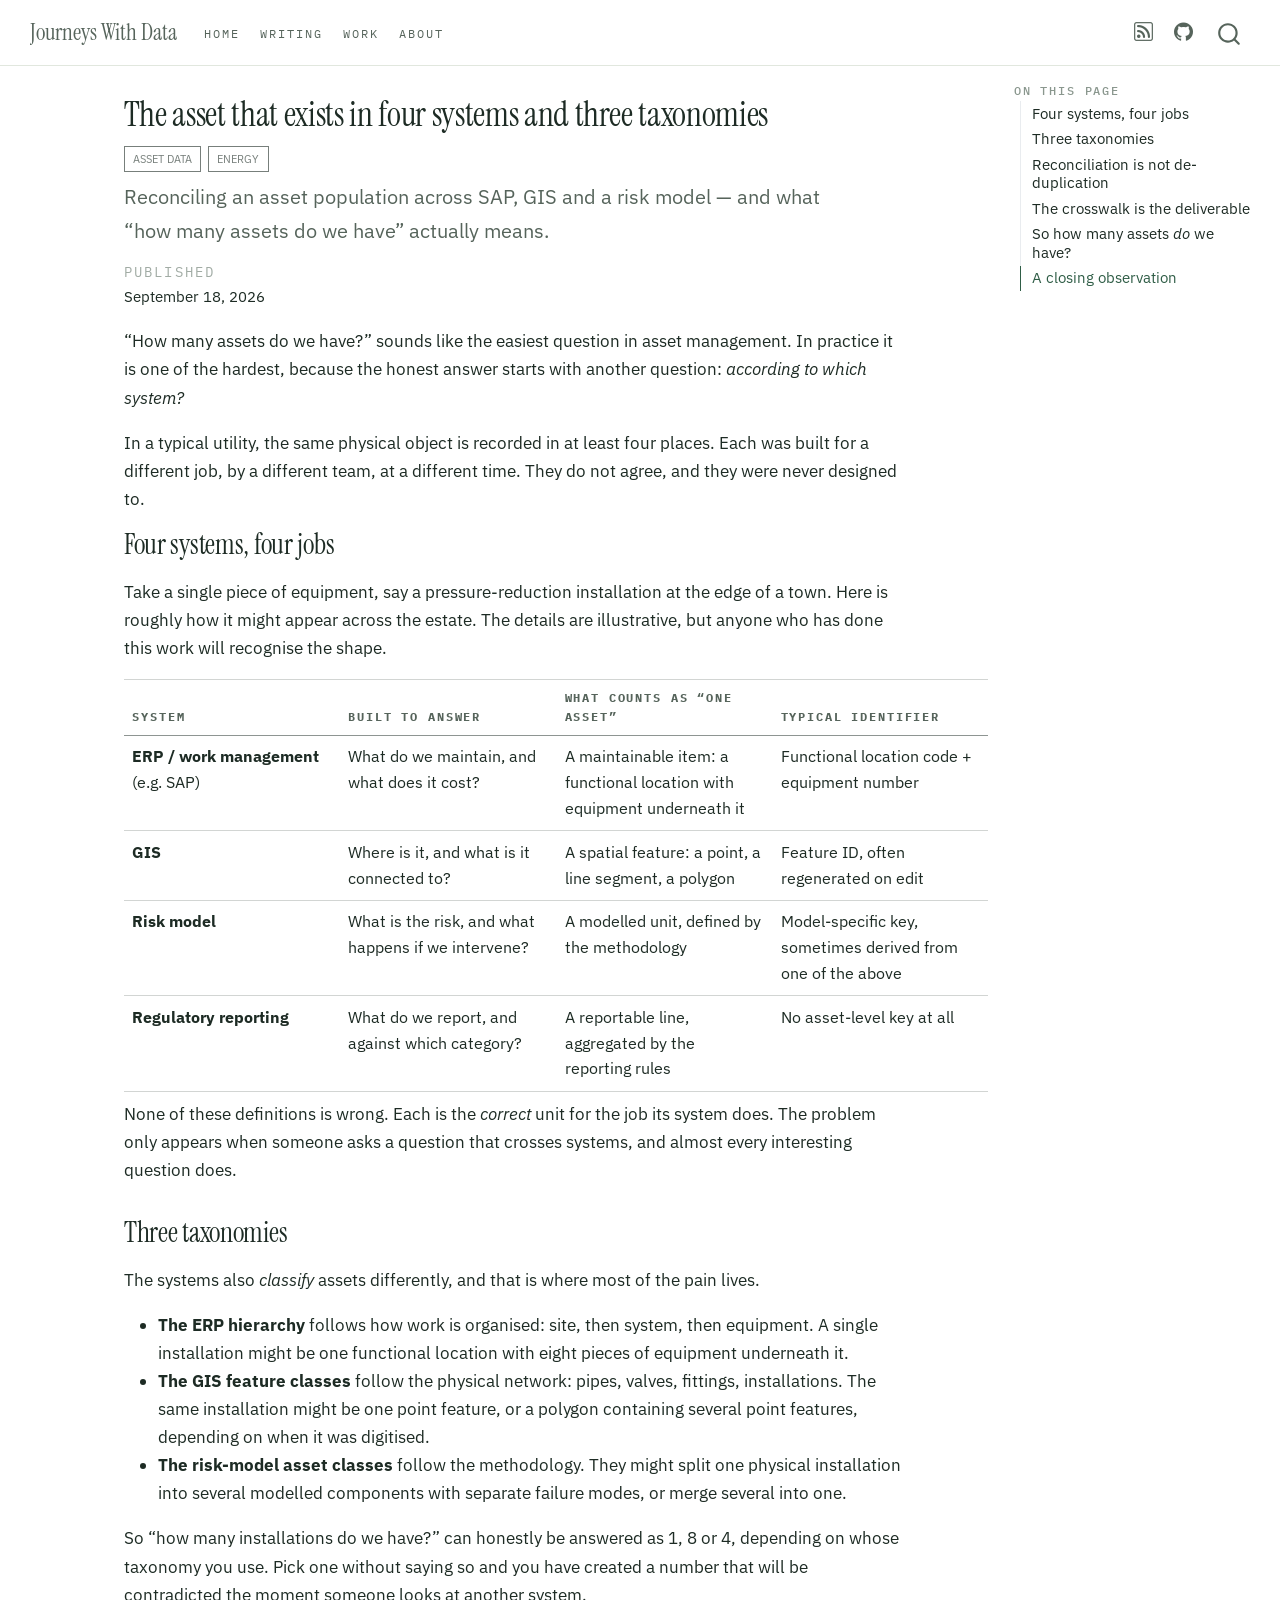
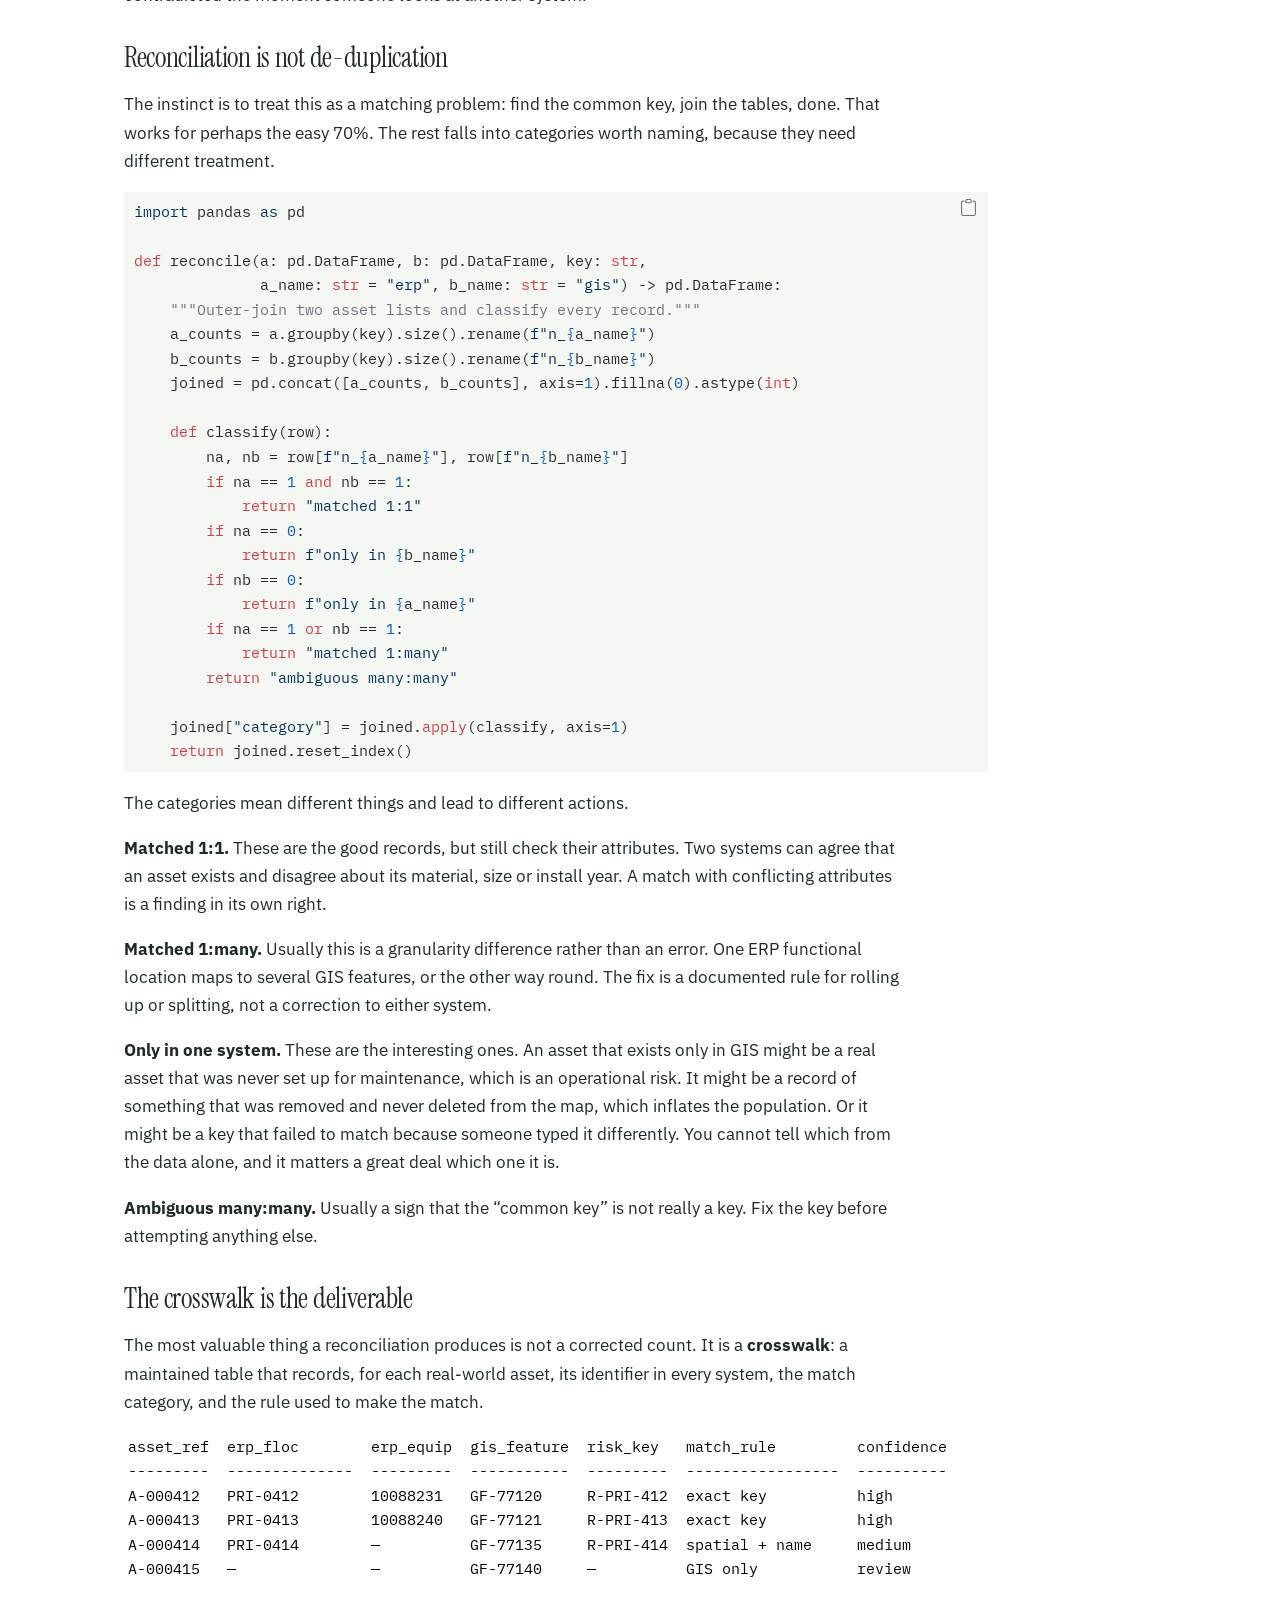
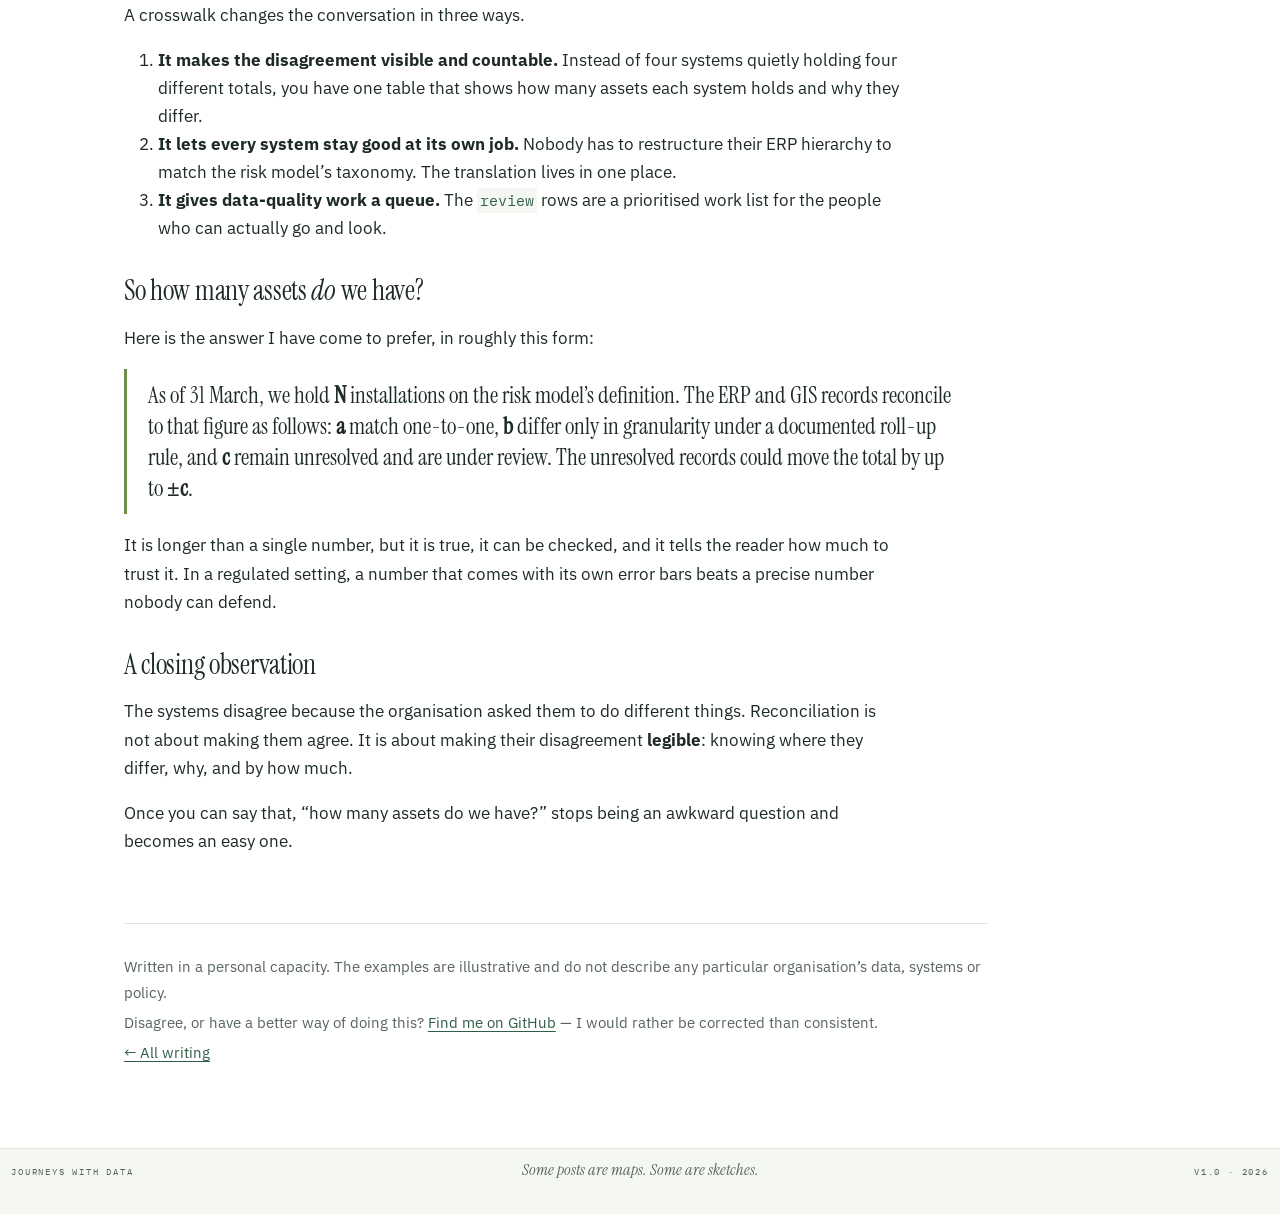
<file: posts/four-systems-three-taxonomies/index.html>
<!DOCTYPE html>
<html xmlns="http://www.w3.org/1999/xhtml" lang="en" xml:lang="en"><head>

<meta charset="utf-8">
<meta name="generator" content="quarto-1.7.32">

<meta name="viewport" content="width=device-width, initial-scale=1.0, user-scalable=yes">

<meta name="dcterms.date" content="2026-09-18">
<meta name="description" content="Reconciling an asset population across SAP, GIS and a risk model — and what “how many assets do we have” actually means.">

<title>The asset that exists in four systems and three taxonomies – Journeys With Data</title>
<style>
code{white-space: pre-wrap;}
span.smallcaps{font-variant: small-caps;}
div.columns{display: flex; gap: min(4vw, 1.5em);}
div.column{flex: auto; overflow-x: auto;}
div.hanging-indent{margin-left: 1.5em; text-indent: -1.5em;}
ul.task-list{list-style: none;}
ul.task-list li input[type="checkbox"] {
  width: 0.8em;
  margin: 0 0.8em 0.2em -1em; /* quarto-specific, see https://github.com/quarto-dev/quarto-cli/issues/4556 */ 
  vertical-align: middle;
}
/* CSS for syntax highlighting */
html { -webkit-text-size-adjust: 100%; }
pre > code.sourceCode { white-space: pre; position: relative; }
pre > code.sourceCode > span { display: inline-block; line-height: 1.25; }
pre > code.sourceCode > span:empty { height: 1.2em; }
.sourceCode { overflow: visible; }
code.sourceCode > span { color: inherit; text-decoration: inherit; }
div.sourceCode { margin: 1em 0; }
pre.sourceCode { margin: 0; }
@media screen {
div.sourceCode { overflow: auto; }
}
@media print {
pre > code.sourceCode { white-space: pre-wrap; }
pre > code.sourceCode > span { text-indent: -5em; padding-left: 5em; }
}
pre.numberSource code
  { counter-reset: source-line 0; }
pre.numberSource code > span
  { position: relative; left: -4em; counter-increment: source-line; }
pre.numberSource code > span > a:first-child::before
  { content: counter(source-line);
    position: relative; left: -1em; text-align: right; vertical-align: baseline;
    border: none; display: inline-block;
    -webkit-touch-callout: none; -webkit-user-select: none;
    -khtml-user-select: none; -moz-user-select: none;
    -ms-user-select: none; user-select: none;
    padding: 0 4px; width: 4em;
  }
pre.numberSource { margin-left: 3em;  padding-left: 4px; }
div.sourceCode
  {   }
@media screen {
pre > code.sourceCode > span > a:first-child::before { text-decoration: underline; }
}
</style>


<script src="../../site_libs/quarto-nav/quarto-nav.js"></script>
<script src="../../site_libs/quarto-nav/headroom.min.js"></script>
<script src="../../site_libs/clipboard/clipboard.min.js"></script>
<script src="../../site_libs/quarto-search/autocomplete.umd.js"></script>
<script src="../../site_libs/quarto-search/fuse.min.js"></script>
<script src="../../site_libs/quarto-search/quarto-search.js"></script>
<meta name="quarto:offset" content="../../">
<link href="../../favicon.svg" rel="icon" type="image/svg+xml">
<script src="../../site_libs/quarto-html/quarto.js" type="module"></script>
<script src="../../site_libs/quarto-html/tabsets/tabsets.js" type="module"></script>
<script src="../../site_libs/quarto-html/popper.min.js"></script>
<script src="../../site_libs/quarto-html/tippy.umd.min.js"></script>
<link href="../../site_libs/quarto-html/tippy.css" rel="stylesheet">
<link href="../../site_libs/quarto-html/quarto-syntax-highlighting-3b82b19f8606260699a2a7fdd341def7.css" rel="stylesheet" id="quarto-text-highlighting-styles">
<script src="../../site_libs/bootstrap/bootstrap.min.js"></script>
<link href="../../site_libs/bootstrap/bootstrap-icons.css" rel="stylesheet">
<link href="../../site_libs/bootstrap/bootstrap-5d1914b770cfda88808ee10612c0a418.min.css" rel="stylesheet" append-hash="true" id="quarto-bootstrap" data-mode="light">
<script id="quarto-search-options" type="application/json">{
  "location": "navbar",
  "copy-button": false,
  "collapse-after": 3,
  "panel-placement": "end",
  "type": "overlay",
  "limit": 50,
  "keyboard-shortcut": [
    "f",
    "/",
    "s"
  ],
  "show-item-context": false,
  "language": {
    "search-no-results-text": "No results",
    "search-matching-documents-text": "matching documents",
    "search-copy-link-title": "Copy link to search",
    "search-hide-matches-text": "Hide additional matches",
    "search-more-match-text": "more match in this document",
    "search-more-matches-text": "more matches in this document",
    "search-clear-button-title": "Clear",
    "search-text-placeholder": "",
    "search-detached-cancel-button-title": "Cancel",
    "search-submit-button-title": "Submit",
    "search-label": "Search"
  }
}</script>
<link rel="preconnect" href="https://fonts.googleapis.com">
<link rel="preconnect" href="https://fonts.gstatic.com" crossorigin="">
<link href="https://fonts.googleapis.com/css2?family=Instrument+Serif:ital@0;1&amp;family=IBM+Plex+Sans:ital,wght@0,300;0,400;0,600;1,400&amp;family=IBM+Plex+Mono:wght@400;600&amp;display=swap" rel="stylesheet">


<meta property="og:title" content="The asset that exists in four systems and three taxonomies – Journeys With Data">
<meta property="og:description" content="Reconciling an asset population across SAP, GIS and a risk model — and what “how many assets do we have” actually means.">
<meta property="og:image" content="https://journeyswithdata.dev/posts/four-systems-three-taxonomies/profile.jpg">
<meta property="og:site_name" content="Journeys With Data">
<meta name="twitter:title" content="The asset that exists in four systems and three taxonomies – Journeys With Data">
<meta name="twitter:description" content="Reconciling an asset population across SAP, GIS and a risk model — and what “how many assets do we have” actually means.">
<meta name="twitter:image" content="https://journeyswithdata.dev/posts/four-systems-three-taxonomies/profile.jpg">
<meta name="twitter:card" content="summary_large_image">
</head>

<body class="nav-fixed quarto-light">

<div id="quarto-search-results"></div>
  <header id="quarto-header" class="headroom fixed-top">
    <nav class="navbar navbar-expand-lg " data-bs-theme="dark">
      <div class="navbar-container container-fluid">
      <div class="navbar-brand-container mx-auto">
    <a class="navbar-brand" href="../../index.html">
    <span class="navbar-title">Journeys With Data</span>
    </a>
  </div>
            <div id="quarto-search" class="" title="Search"></div>
          <button class="navbar-toggler" type="button" data-bs-toggle="collapse" data-bs-target="#navbarCollapse" aria-controls="navbarCollapse" role="menu" aria-expanded="false" aria-label="Toggle navigation" onclick="if (window.quartoToggleHeadroom) { window.quartoToggleHeadroom(); }">
  <span class="navbar-toggler-icon"></span>
</button>
          <div class="collapse navbar-collapse" id="navbarCollapse">
            <ul class="navbar-nav navbar-nav-scroll me-auto">
  <li class="nav-item">
    <a class="nav-link" href="../../index.html"> 
<span class="menu-text">Home</span></a>
  </li>  
  <li class="nav-item">
    <a class="nav-link" href="../../writing.html"> 
<span class="menu-text">Writing</span></a>
  </li>  
  <li class="nav-item">
    <a class="nav-link" href="../../work.html"> 
<span class="menu-text">Work</span></a>
  </li>  
  <li class="nav-item">
    <a class="nav-link" href="../../about.html"> 
<span class="menu-text">About</span></a>
  </li>  
</ul>
            <ul class="navbar-nav navbar-nav-scroll ms-auto">
  <li class="nav-item compact">
    <a class="nav-link" href="../../writing.xml"> <i class="bi bi-rss" role="img" aria-label="RSS feed">
</i> 
<span class="menu-text"></span></a>
  </li>  
  <li class="nav-item compact">
    <a class="nav-link" href="https://github.com/journeyswithdata"> <i class="bi bi-github" role="img" aria-label="GitHub">
</i> 
<span class="menu-text"></span></a>
  </li>  
</ul>
          </div> <!-- /navcollapse -->
            <div class="quarto-navbar-tools">
</div>
      </div> <!-- /container-fluid -->
    </nav>
</header>
<!-- content -->
<div id="quarto-content" class="quarto-container page-columns page-rows-contents page-layout-article page-navbar">
<!-- sidebar -->
<!-- margin-sidebar -->
    <div id="quarto-margin-sidebar" class="sidebar margin-sidebar">
        <nav id="TOC" role="doc-toc" class="toc-active">
    <h2 id="toc-title">On this page</h2>
   
  <ul class="collapse">
  <li><a href="#four-systems-four-jobs" id="toc-four-systems-four-jobs" class="nav-link active" data-scroll-target="#four-systems-four-jobs">Four systems, four jobs</a></li>
  <li><a href="#three-taxonomies" id="toc-three-taxonomies" class="nav-link" data-scroll-target="#three-taxonomies">Three taxonomies</a></li>
  <li><a href="#reconciliation-is-not-de-duplication" id="toc-reconciliation-is-not-de-duplication" class="nav-link" data-scroll-target="#reconciliation-is-not-de-duplication">Reconciliation is not de-duplication</a></li>
  <li><a href="#the-crosswalk-is-the-deliverable" id="toc-the-crosswalk-is-the-deliverable" class="nav-link" data-scroll-target="#the-crosswalk-is-the-deliverable">The crosswalk is the deliverable</a></li>
  <li><a href="#so-how-many-assets-do-we-have" id="toc-so-how-many-assets-do-we-have" class="nav-link" data-scroll-target="#so-how-many-assets-do-we-have">So how many assets <em>do</em> we have?</a></li>
  <li><a href="#a-closing-observation" id="toc-a-closing-observation" class="nav-link" data-scroll-target="#a-closing-observation">A closing observation</a></li>
  </ul>
</nav>
    </div>
<!-- main -->
<main class="content" id="quarto-document-content">

<header id="title-block-header" class="quarto-title-block default">
<div class="quarto-title">
<h1 class="title">The asset that exists in four systems and three taxonomies</h1>
  <div class="quarto-categories">
    <div class="quarto-category">asset data</div>
    <div class="quarto-category">energy</div>
  </div>
  </div>

<div>
  <div class="description">
    Reconciling an asset population across SAP, GIS and a risk model — and what “how many assets do we have” actually means.
  </div>
</div>


<div class="quarto-title-meta">

    
    <div>
    <div class="quarto-title-meta-heading">Published</div>
    <div class="quarto-title-meta-contents">
      <p class="date">September 18, 2026</p>
    </div>
  </div>
  
    
  </div>
  


</header>


<p>“How many assets do we have?” sounds like the easiest question in asset management. In practice it is one of the hardest, because the honest answer starts with another question: <em>according to which system?</em></p>
<p>In a typical utility, the same physical object is recorded in at least four places. Each was built for a different job, by a different team, at a different time. They do not agree, and they were never designed to.</p>
<section id="four-systems-four-jobs" class="level2">
<h2 data-anchor-id="four-systems-four-jobs">Four systems, four jobs</h2>
<p>Take a single piece of equipment, say a pressure-reduction installation at the edge of a town. Here is roughly how it might appear across the estate. The details are illustrative, but anyone who has done this work will recognise the shape.</p>
<table class="caption-top table">
<colgroup>
<col style="width: 25%">
<col style="width: 25%">
<col style="width: 25%">
<col style="width: 25%">
</colgroup>
<thead>
<tr class="header">
<th>System</th>
<th>Built to answer</th>
<th>What counts as “one asset”</th>
<th>Typical identifier</th>
</tr>
</thead>
<tbody>
<tr class="odd">
<td><strong>ERP / work management</strong> (e.g.&nbsp;SAP)</td>
<td>What do we maintain, and what does it cost?</td>
<td>A maintainable item: a functional location with equipment underneath it</td>
<td>Functional location code + equipment number</td>
</tr>
<tr class="even">
<td><strong>GIS</strong></td>
<td>Where is it, and what is it connected to?</td>
<td>A spatial feature: a point, a line segment, a polygon</td>
<td>Feature ID, often regenerated on edit</td>
</tr>
<tr class="odd">
<td><strong>Risk model</strong></td>
<td>What is the risk, and what happens if we intervene?</td>
<td>A modelled unit, defined by the methodology</td>
<td>Model-specific key, sometimes derived from one of the above</td>
</tr>
<tr class="even">
<td><strong>Regulatory reporting</strong></td>
<td>What do we report, and against which category?</td>
<td>A reportable line, aggregated by the reporting rules</td>
<td>No asset-level key at all</td>
</tr>
</tbody>
</table>
<p>None of these definitions is wrong. Each is the <em>correct</em> unit for the job its system does. The problem only appears when someone asks a question that crosses systems, and almost every interesting question does.</p>
</section>
<section id="three-taxonomies" class="level2">
<h2 data-anchor-id="three-taxonomies">Three taxonomies</h2>
<p>The systems also <em>classify</em> assets differently, and that is where most of the pain lives.</p>
<ul>
<li><strong>The ERP hierarchy</strong> follows how work is organised: site, then system, then equipment. A single installation might be one functional location with eight pieces of equipment underneath it.</li>
<li><strong>The GIS feature classes</strong> follow the physical network: pipes, valves, fittings, installations. The same installation might be one point feature, or a polygon containing several point features, depending on when it was digitised.</li>
<li><strong>The risk-model asset classes</strong> follow the methodology. They might split one physical installation into several modelled components with separate failure modes, or merge several into one.</li>
</ul>
<p>So “how many installations do we have?” can honestly be answered as 1, 8 or 4, depending on whose taxonomy you use. Pick one without saying so and you have created a number that will be contradicted the moment someone looks at another system.</p>
</section>
<section id="reconciliation-is-not-de-duplication" class="level2">
<h2 data-anchor-id="reconciliation-is-not-de-duplication">Reconciliation is not de-duplication</h2>
<p>The instinct is to treat this as a matching problem: find the common key, join the tables, done. That works for perhaps the easy 70%. The rest falls into categories worth naming, because they need different treatment.</p>
<div class="sourceCode" id="cb1"><pre class="sourceCode python code-with-copy"><code class="sourceCode python"><span id="cb1-1"><a href="#cb1-1" aria-hidden="true" tabindex="-1"></a><span class="im">import</span> pandas <span class="im">as</span> pd</span>
<span id="cb1-2"><a href="#cb1-2" aria-hidden="true" tabindex="-1"></a></span>
<span id="cb1-3"><a href="#cb1-3" aria-hidden="true" tabindex="-1"></a><span class="kw">def</span> reconcile(a: pd.DataFrame, b: pd.DataFrame, key: <span class="bu">str</span>,</span>
<span id="cb1-4"><a href="#cb1-4" aria-hidden="true" tabindex="-1"></a>              a_name: <span class="bu">str</span> <span class="op">=</span> <span class="st">"erp"</span>, b_name: <span class="bu">str</span> <span class="op">=</span> <span class="st">"gis"</span>) <span class="op">-&gt;</span> pd.DataFrame:</span>
<span id="cb1-5"><a href="#cb1-5" aria-hidden="true" tabindex="-1"></a>    <span class="co">"""Outer-join two asset lists and classify every record."""</span></span>
<span id="cb1-6"><a href="#cb1-6" aria-hidden="true" tabindex="-1"></a>    a_counts <span class="op">=</span> a.groupby(key).size().rename(<span class="ss">f"n_</span><span class="sc">{</span>a_name<span class="sc">}</span><span class="ss">"</span>)</span>
<span id="cb1-7"><a href="#cb1-7" aria-hidden="true" tabindex="-1"></a>    b_counts <span class="op">=</span> b.groupby(key).size().rename(<span class="ss">f"n_</span><span class="sc">{</span>b_name<span class="sc">}</span><span class="ss">"</span>)</span>
<span id="cb1-8"><a href="#cb1-8" aria-hidden="true" tabindex="-1"></a>    joined <span class="op">=</span> pd.concat([a_counts, b_counts], axis<span class="op">=</span><span class="dv">1</span>).fillna(<span class="dv">0</span>).astype(<span class="bu">int</span>)</span>
<span id="cb1-9"><a href="#cb1-9" aria-hidden="true" tabindex="-1"></a></span>
<span id="cb1-10"><a href="#cb1-10" aria-hidden="true" tabindex="-1"></a>    <span class="kw">def</span> classify(row):</span>
<span id="cb1-11"><a href="#cb1-11" aria-hidden="true" tabindex="-1"></a>        na, nb <span class="op">=</span> row[<span class="ss">f"n_</span><span class="sc">{</span>a_name<span class="sc">}</span><span class="ss">"</span>], row[<span class="ss">f"n_</span><span class="sc">{</span>b_name<span class="sc">}</span><span class="ss">"</span>]</span>
<span id="cb1-12"><a href="#cb1-12" aria-hidden="true" tabindex="-1"></a>        <span class="cf">if</span> na <span class="op">==</span> <span class="dv">1</span> <span class="kw">and</span> nb <span class="op">==</span> <span class="dv">1</span>:</span>
<span id="cb1-13"><a href="#cb1-13" aria-hidden="true" tabindex="-1"></a>            <span class="cf">return</span> <span class="st">"matched 1:1"</span></span>
<span id="cb1-14"><a href="#cb1-14" aria-hidden="true" tabindex="-1"></a>        <span class="cf">if</span> na <span class="op">==</span> <span class="dv">0</span>:</span>
<span id="cb1-15"><a href="#cb1-15" aria-hidden="true" tabindex="-1"></a>            <span class="cf">return</span> <span class="ss">f"only in </span><span class="sc">{</span>b_name<span class="sc">}</span><span class="ss">"</span></span>
<span id="cb1-16"><a href="#cb1-16" aria-hidden="true" tabindex="-1"></a>        <span class="cf">if</span> nb <span class="op">==</span> <span class="dv">0</span>:</span>
<span id="cb1-17"><a href="#cb1-17" aria-hidden="true" tabindex="-1"></a>            <span class="cf">return</span> <span class="ss">f"only in </span><span class="sc">{</span>a_name<span class="sc">}</span><span class="ss">"</span></span>
<span id="cb1-18"><a href="#cb1-18" aria-hidden="true" tabindex="-1"></a>        <span class="cf">if</span> na <span class="op">==</span> <span class="dv">1</span> <span class="kw">or</span> nb <span class="op">==</span> <span class="dv">1</span>:</span>
<span id="cb1-19"><a href="#cb1-19" aria-hidden="true" tabindex="-1"></a>            <span class="cf">return</span> <span class="st">"matched 1:many"</span></span>
<span id="cb1-20"><a href="#cb1-20" aria-hidden="true" tabindex="-1"></a>        <span class="cf">return</span> <span class="st">"ambiguous many:many"</span></span>
<span id="cb1-21"><a href="#cb1-21" aria-hidden="true" tabindex="-1"></a></span>
<span id="cb1-22"><a href="#cb1-22" aria-hidden="true" tabindex="-1"></a>    joined[<span class="st">"category"</span>] <span class="op">=</span> joined.<span class="bu">apply</span>(classify, axis<span class="op">=</span><span class="dv">1</span>)</span>
<span id="cb1-23"><a href="#cb1-23" aria-hidden="true" tabindex="-1"></a>    <span class="cf">return</span> joined.reset_index()</span></code><button title="Copy to Clipboard" class="code-copy-button"><i class="bi"></i></button></pre></div>
<p>The categories mean different things and lead to different actions.</p>
<p><strong>Matched 1:1.</strong> These are the good records, but still check their attributes. Two systems can agree that an asset exists and disagree about its material, size or install year. A match with conflicting attributes is a finding in its own right.</p>
<p><strong>Matched 1:many.</strong> Usually this is a granularity difference rather than an error. One ERP functional location maps to several GIS features, or the other way round. The fix is a documented rule for rolling up or splitting, not a correction to either system.</p>
<p><strong>Only in one system.</strong> These are the interesting ones. An asset that exists only in GIS might be a real asset that was never set up for maintenance, which is an operational risk. It might be a record of something that was removed and never deleted from the map, which inflates the population. Or it might be a key that failed to match because someone typed it differently. You cannot tell which from the data alone, and it matters a great deal which one it is.</p>
<p><strong>Ambiguous many:many.</strong> Usually a sign that the “common key” is not really a key. Fix the key before attempting anything else.</p>
</section>
<section id="the-crosswalk-is-the-deliverable" class="level2">
<h2 data-anchor-id="the-crosswalk-is-the-deliverable">The crosswalk is the deliverable</h2>
<p>The most valuable thing a reconciliation produces is not a corrected count. It is a <strong>crosswalk</strong>: a maintained table that records, for each real-world asset, its identifier in every system, the match category, and the rule used to make the match.</p>
<pre class="text"><code>asset_ref  erp_floc        erp_equip  gis_feature  risk_key   match_rule         confidence
---------  --------------  ---------  -----------  ---------  -----------------  ----------
A-000412   PRI-0412        10088231   GF-77120     R-PRI-412  exact key          high
A-000413   PRI-0413        10088240   GF-77121     R-PRI-413  exact key          high
A-000414   PRI-0414        —          GF-77135     R-PRI-414  spatial + name     medium
A-000415   —               —          GF-77140     —          GIS only           review</code></pre>
<p>A crosswalk changes the conversation in three ways.</p>
<ol type="1">
<li><strong>It makes the disagreement visible and countable.</strong> Instead of four systems quietly holding four different totals, you have one table that shows how many assets each system holds and why they differ.</li>
<li><strong>It lets every system stay good at its own job.</strong> Nobody has to restructure their ERP hierarchy to match the risk model’s taxonomy. The translation lives in one place.</li>
<li><strong>It gives data-quality work a queue.</strong> The <code>review</code> rows are a prioritised work list for the people who can actually go and look.</li>
</ol>
</section>
<section id="so-how-many-assets-do-we-have" class="level2">
<h2 data-anchor-id="so-how-many-assets-do-we-have">So how many assets <em>do</em> we have?</h2>
<p>Here is the answer I have come to prefer, in roughly this form:</p>
<blockquote class="blockquote">
<p>As of 31 March, we hold <strong>N</strong> installations on the risk model’s definition. The ERP and GIS records reconcile to that figure as follows: <strong>a</strong> match one-to-one, <strong>b</strong> differ only in granularity under a documented roll-up rule, and <strong>c</strong> remain unresolved and are under review. The unresolved records could move the total by up to <strong>±c</strong>.</p>
</blockquote>
<p>It is longer than a single number, but it is true, it can be checked, and it tells the reader how much to trust it. In a regulated setting, a number that comes with its own error bars beats a precise number nobody can defend.</p>
</section>
<section id="a-closing-observation" class="level2">
<h2 data-anchor-id="a-closing-observation">A closing observation</h2>
<p>The systems disagree because the organisation asked them to do different things. Reconciliation is not about making them agree. It is about making their disagreement <strong>legible</strong>: knowing where they differ, why, and by how much.</p>
<p>Once you can say that, “how many assets do we have?” stops being an awkward question and becomes an easy one.</p>
<div class="post-end">
<p>Written in a personal capacity. The examples are illustrative and do not describe any particular organisation’s data, systems or policy.</p>
<p>Disagree, or have a better way of doing this? <a href="https://github.com/journeyswithdata">Find me on GitHub</a> — I would rather be corrected than consistent.</p>
<p><a href="../../writing.html">← All writing</a></p>
</div>


</section>

</main> <!-- /main -->
<script id="quarto-html-after-body" type="application/javascript">
  window.document.addEventListener("DOMContentLoaded", function (event) {
    const isCodeAnnotation = (el) => {
      for (const clz of el.classList) {
        if (clz.startsWith('code-annotation-')) {                     
          return true;
        }
      }
      return false;
    }
    const onCopySuccess = function(e) {
      // button target
      const button = e.trigger;
      // don't keep focus
      button.blur();
      // flash "checked"
      button.classList.add('code-copy-button-checked');
      var currentTitle = button.getAttribute("title");
      button.setAttribute("title", "Copied!");
      let tooltip;
      if (window.bootstrap) {
        button.setAttribute("data-bs-toggle", "tooltip");
        button.setAttribute("data-bs-placement", "left");
        button.setAttribute("data-bs-title", "Copied!");
        tooltip = new bootstrap.Tooltip(button, 
          { trigger: "manual", 
            customClass: "code-copy-button-tooltip",
            offset: [0, -8]});
        tooltip.show();    
      }
      setTimeout(function() {
        if (tooltip) {
          tooltip.hide();
          button.removeAttribute("data-bs-title");
          button.removeAttribute("data-bs-toggle");
          button.removeAttribute("data-bs-placement");
        }
        button.setAttribute("title", currentTitle);
        button.classList.remove('code-copy-button-checked');
      }, 1000);
      // clear code selection
      e.clearSelection();
    }
    const getTextToCopy = function(trigger) {
        const codeEl = trigger.previousElementSibling.cloneNode(true);
        for (const childEl of codeEl.children) {
          if (isCodeAnnotation(childEl)) {
            childEl.remove();
          }
        }
        return codeEl.innerText;
    }
    const clipboard = new window.ClipboardJS('.code-copy-button:not([data-in-quarto-modal])', {
      text: getTextToCopy
    });
    clipboard.on('success', onCopySuccess);
    if (window.document.getElementById('quarto-embedded-source-code-modal')) {
      const clipboardModal = new window.ClipboardJS('.code-copy-button[data-in-quarto-modal]', {
        text: getTextToCopy,
        container: window.document.getElementById('quarto-embedded-source-code-modal')
      });
      clipboardModal.on('success', onCopySuccess);
    }
      var localhostRegex = new RegExp(/^(?:http|https):\/\/localhost\:?[0-9]*\//);
      var mailtoRegex = new RegExp(/^mailto:/);
        var filterRegex = new RegExp("https:\/\/journeyswithdata\.dev");
      var isInternal = (href) => {
          return filterRegex.test(href) || localhostRegex.test(href) || mailtoRegex.test(href);
      }
      // Inspect non-navigation links and adorn them if external
     var links = window.document.querySelectorAll('a[href]:not(.nav-link):not(.navbar-brand):not(.toc-action):not(.sidebar-link):not(.sidebar-item-toggle):not(.pagination-link):not(.no-external):not([aria-hidden]):not(.dropdown-item):not(.quarto-navigation-tool):not(.about-link)');
      for (var i=0; i<links.length; i++) {
        const link = links[i];
        if (!isInternal(link.href)) {
          // undo the damage that might have been done by quarto-nav.js in the case of
          // links that we want to consider external
          if (link.dataset.originalHref !== undefined) {
            link.href = link.dataset.originalHref;
          }
        }
      }
    function tippyHover(el, contentFn, onTriggerFn, onUntriggerFn) {
      const config = {
        allowHTML: true,
        maxWidth: 500,
        delay: 100,
        arrow: false,
        appendTo: function(el) {
            return el.parentElement;
        },
        interactive: true,
        interactiveBorder: 10,
        theme: 'quarto',
        placement: 'bottom-start',
      };
      if (contentFn) {
        config.content = contentFn;
      }
      if (onTriggerFn) {
        config.onTrigger = onTriggerFn;
      }
      if (onUntriggerFn) {
        config.onUntrigger = onUntriggerFn;
      }
      window.tippy(el, config); 
    }
    const noterefs = window.document.querySelectorAll('a[role="doc-noteref"]');
    for (var i=0; i<noterefs.length; i++) {
      const ref = noterefs[i];
      tippyHover(ref, function() {
        // use id or data attribute instead here
        let href = ref.getAttribute('data-footnote-href') || ref.getAttribute('href');
        try { href = new URL(href).hash; } catch {}
        const id = href.replace(/^#\/?/, "");
        const note = window.document.getElementById(id);
        if (note) {
          return note.innerHTML;
        } else {
          return "";
        }
      });
    }
    const xrefs = window.document.querySelectorAll('a.quarto-xref');
    const processXRef = (id, note) => {
      // Strip column container classes
      const stripColumnClz = (el) => {
        el.classList.remove("page-full", "page-columns");
        if (el.children) {
          for (const child of el.children) {
            stripColumnClz(child);
          }
        }
      }
      stripColumnClz(note)
      if (id === null || id.startsWith('sec-')) {
        // Special case sections, only their first couple elements
        const container = document.createElement("div");
        if (note.children && note.children.length > 2) {
          container.appendChild(note.children[0].cloneNode(true));
          for (let i = 1; i < note.children.length; i++) {
            const child = note.children[i];
            if (child.tagName === "P" && child.innerText === "") {
              continue;
            } else {
              container.appendChild(child.cloneNode(true));
              break;
            }
          }
          if (window.Quarto?.typesetMath) {
            window.Quarto.typesetMath(container);
          }
          return container.innerHTML
        } else {
          if (window.Quarto?.typesetMath) {
            window.Quarto.typesetMath(note);
          }
          return note.innerHTML;
        }
      } else {
        // Remove any anchor links if they are present
        const anchorLink = note.querySelector('a.anchorjs-link');
        if (anchorLink) {
          anchorLink.remove();
        }
        if (window.Quarto?.typesetMath) {
          window.Quarto.typesetMath(note);
        }
        if (note.classList.contains("callout")) {
          return note.outerHTML;
        } else {
          return note.innerHTML;
        }
      }
    }
    for (var i=0; i<xrefs.length; i++) {
      const xref = xrefs[i];
      tippyHover(xref, undefined, function(instance) {
        instance.disable();
        let url = xref.getAttribute('href');
        let hash = undefined; 
        if (url.startsWith('#')) {
          hash = url;
        } else {
          try { hash = new URL(url).hash; } catch {}
        }
        if (hash) {
          const id = hash.replace(/^#\/?/, "");
          const note = window.document.getElementById(id);
          if (note !== null) {
            try {
              const html = processXRef(id, note.cloneNode(true));
              instance.setContent(html);
            } finally {
              instance.enable();
              instance.show();
            }
          } else {
            // See if we can fetch this
            fetch(url.split('#')[0])
            .then(res => res.text())
            .then(html => {
              const parser = new DOMParser();
              const htmlDoc = parser.parseFromString(html, "text/html");
              const note = htmlDoc.getElementById(id);
              if (note !== null) {
                const html = processXRef(id, note);
                instance.setContent(html);
              } 
            }).finally(() => {
              instance.enable();
              instance.show();
            });
          }
        } else {
          // See if we can fetch a full url (with no hash to target)
          // This is a special case and we should probably do some content thinning / targeting
          fetch(url)
          .then(res => res.text())
          .then(html => {
            const parser = new DOMParser();
            const htmlDoc = parser.parseFromString(html, "text/html");
            const note = htmlDoc.querySelector('main.content');
            if (note !== null) {
              // This should only happen for chapter cross references
              // (since there is no id in the URL)
              // remove the first header
              if (note.children.length > 0 && note.children[0].tagName === "HEADER") {
                note.children[0].remove();
              }
              const html = processXRef(null, note);
              instance.setContent(html);
            } 
          }).finally(() => {
            instance.enable();
            instance.show();
          });
        }
      }, function(instance) {
      });
    }
        let selectedAnnoteEl;
        const selectorForAnnotation = ( cell, annotation) => {
          let cellAttr = 'data-code-cell="' + cell + '"';
          let lineAttr = 'data-code-annotation="' +  annotation + '"';
          const selector = 'span[' + cellAttr + '][' + lineAttr + ']';
          return selector;
        }
        const selectCodeLines = (annoteEl) => {
          const doc = window.document;
          const targetCell = annoteEl.getAttribute("data-target-cell");
          const targetAnnotation = annoteEl.getAttribute("data-target-annotation");
          const annoteSpan = window.document.querySelector(selectorForAnnotation(targetCell, targetAnnotation));
          const lines = annoteSpan.getAttribute("data-code-lines").split(",");
          const lineIds = lines.map((line) => {
            return targetCell + "-" + line;
          })
          let top = null;
          let height = null;
          let parent = null;
          if (lineIds.length > 0) {
              //compute the position of the single el (top and bottom and make a div)
              const el = window.document.getElementById(lineIds[0]);
              top = el.offsetTop;
              height = el.offsetHeight;
              parent = el.parentElement.parentElement;
            if (lineIds.length > 1) {
              const lastEl = window.document.getElementById(lineIds[lineIds.length - 1]);
              const bottom = lastEl.offsetTop + lastEl.offsetHeight;
              height = bottom - top;
            }
            if (top !== null && height !== null && parent !== null) {
              // cook up a div (if necessary) and position it 
              let div = window.document.getElementById("code-annotation-line-highlight");
              if (div === null) {
                div = window.document.createElement("div");
                div.setAttribute("id", "code-annotation-line-highlight");
                div.style.position = 'absolute';
                parent.appendChild(div);
              }
              div.style.top = top - 2 + "px";
              div.style.height = height + 4 + "px";
              div.style.left = 0;
              let gutterDiv = window.document.getElementById("code-annotation-line-highlight-gutter");
              if (gutterDiv === null) {
                gutterDiv = window.document.createElement("div");
                gutterDiv.setAttribute("id", "code-annotation-line-highlight-gutter");
                gutterDiv.style.position = 'absolute';
                const codeCell = window.document.getElementById(targetCell);
                const gutter = codeCell.querySelector('.code-annotation-gutter');
                gutter.appendChild(gutterDiv);
              }
              gutterDiv.style.top = top - 2 + "px";
              gutterDiv.style.height = height + 4 + "px";
            }
            selectedAnnoteEl = annoteEl;
          }
        };
        const unselectCodeLines = () => {
          const elementsIds = ["code-annotation-line-highlight", "code-annotation-line-highlight-gutter"];
          elementsIds.forEach((elId) => {
            const div = window.document.getElementById(elId);
            if (div) {
              div.remove();
            }
          });
          selectedAnnoteEl = undefined;
        };
          // Handle positioning of the toggle
      window.addEventListener(
        "resize",
        throttle(() => {
          elRect = undefined;
          if (selectedAnnoteEl) {
            selectCodeLines(selectedAnnoteEl);
          }
        }, 10)
      );
      function throttle(fn, ms) {
      let throttle = false;
      let timer;
        return (...args) => {
          if(!throttle) { // first call gets through
              fn.apply(this, args);
              throttle = true;
          } else { // all the others get throttled
              if(timer) clearTimeout(timer); // cancel #2
              timer = setTimeout(() => {
                fn.apply(this, args);
                timer = throttle = false;
              }, ms);
          }
        };
      }
        // Attach click handler to the DT
        const annoteDls = window.document.querySelectorAll('dt[data-target-cell]');
        for (const annoteDlNode of annoteDls) {
          annoteDlNode.addEventListener('click', (event) => {
            const clickedEl = event.target;
            if (clickedEl !== selectedAnnoteEl) {
              unselectCodeLines();
              const activeEl = window.document.querySelector('dt[data-target-cell].code-annotation-active');
              if (activeEl) {
                activeEl.classList.remove('code-annotation-active');
              }
              selectCodeLines(clickedEl);
              clickedEl.classList.add('code-annotation-active');
            } else {
              // Unselect the line
              unselectCodeLines();
              clickedEl.classList.remove('code-annotation-active');
            }
          });
        }
    const findCites = (el) => {
      const parentEl = el.parentElement;
      if (parentEl) {
        const cites = parentEl.dataset.cites;
        if (cites) {
          return {
            el,
            cites: cites.split(' ')
          };
        } else {
          return findCites(el.parentElement)
        }
      } else {
        return undefined;
      }
    };
    var bibliorefs = window.document.querySelectorAll('a[role="doc-biblioref"]');
    for (var i=0; i<bibliorefs.length; i++) {
      const ref = bibliorefs[i];
      const citeInfo = findCites(ref);
      if (citeInfo) {
        tippyHover(citeInfo.el, function() {
          var popup = window.document.createElement('div');
          citeInfo.cites.forEach(function(cite) {
            var citeDiv = window.document.createElement('div');
            citeDiv.classList.add('hanging-indent');
            citeDiv.classList.add('csl-entry');
            var biblioDiv = window.document.getElementById('ref-' + cite);
            if (biblioDiv) {
              citeDiv.innerHTML = biblioDiv.innerHTML;
            }
            popup.appendChild(citeDiv);
          });
          return popup.innerHTML;
        });
      }
    }
  });
  </script>
</div> <!-- /content -->
<footer class="footer">
  <div class="nav-footer">
    <div class="nav-footer-left">
<p>Journeys With Data</p>
</div>   
    <div class="nav-footer-center">
<p><em>Some posts are maps. Some are sketches.</em></p>
</div>
    <div class="nav-footer-right">
<p>v1.0 · 2026</p>
</div>
  </div>
</footer>




</body></html>
</file>
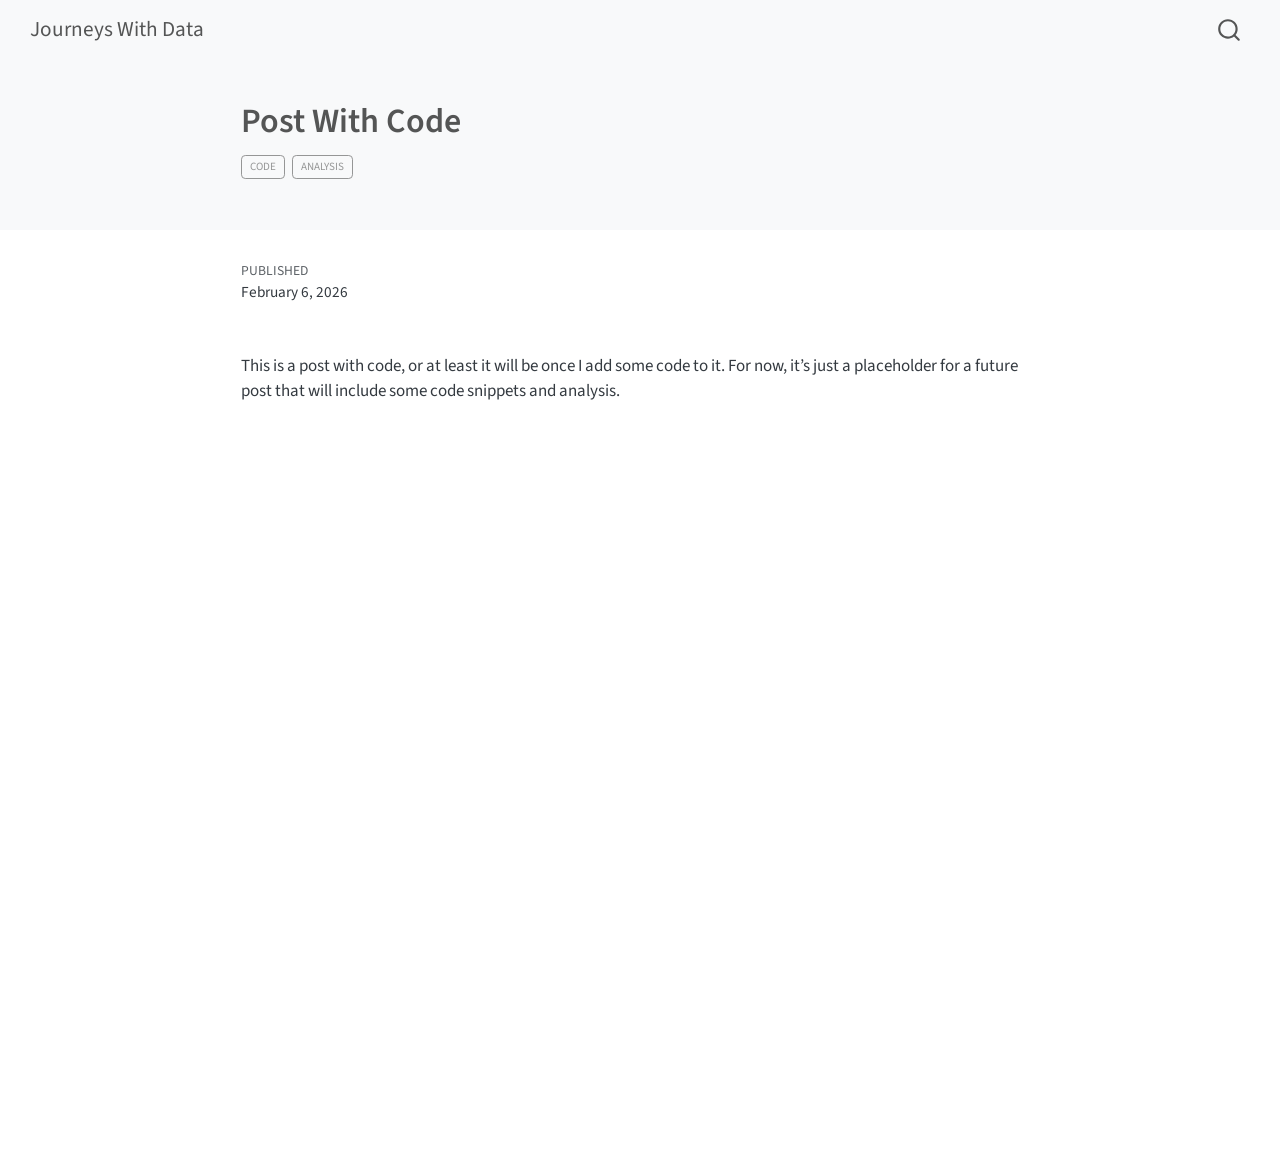
<file: posts/post-with-code/index.html>
<!DOCTYPE html>
<html xmlns="http://www.w3.org/1999/xhtml" lang="en" xml:lang="en"><head>

<meta charset="utf-8">
<meta name="generator" content="quarto-1.7.33">

<meta name="viewport" content="width=device-width, initial-scale=1.0, user-scalable=yes">

<meta name="dcterms.date" content="2026-02-06">

<title>Post With Code – Journeys With Data</title>
<style>
code{white-space: pre-wrap;}
span.smallcaps{font-variant: small-caps;}
div.columns{display: flex; gap: min(4vw, 1.5em);}
div.column{flex: auto; overflow-x: auto;}
div.hanging-indent{margin-left: 1.5em; text-indent: -1.5em;}
ul.task-list{list-style: none;}
ul.task-list li input[type="checkbox"] {
  width: 0.8em;
  margin: 0 0.8em 0.2em -1em; /* quarto-specific, see https://github.com/quarto-dev/quarto-cli/issues/4556 */ 
  vertical-align: middle;
}
</style>


<script src="../../site_libs/quarto-nav/quarto-nav.js"></script>
<script src="../../site_libs/quarto-nav/headroom.min.js"></script>
<script src="../../site_libs/clipboard/clipboard.min.js"></script>
<script src="../../site_libs/quarto-search/autocomplete.umd.js"></script>
<script src="../../site_libs/quarto-search/fuse.min.js"></script>
<script src="../../site_libs/quarto-search/quarto-search.js"></script>
<meta name="quarto:offset" content="../../">
<script src="../../site_libs/quarto-html/quarto.js" type="module"></script>
<script src="../../site_libs/quarto-html/tabsets/tabsets.js" type="module"></script>
<script src="../../site_libs/quarto-html/popper.min.js"></script>
<script src="../../site_libs/quarto-html/tippy.umd.min.js"></script>
<script src="../../site_libs/quarto-html/anchor.min.js"></script>
<link href="../../site_libs/quarto-html/tippy.css" rel="stylesheet">
<link href="../../site_libs/quarto-html/quarto-syntax-highlighting-ea385d0e468b0dd5ea5bf0780b1290d9.css" rel="stylesheet" id="quarto-text-highlighting-styles">
<script src="../../site_libs/bootstrap/bootstrap.min.js"></script>
<link href="../../site_libs/bootstrap/bootstrap-icons.css" rel="stylesheet">
<link href="../../site_libs/bootstrap/bootstrap-c1fac2584b48ed01fb6e278e36375074.min.css" rel="stylesheet" append-hash="true" id="quarto-bootstrap" data-mode="light">
<script id="quarto-search-options" type="application/json">{
  "location": "navbar",
  "copy-button": false,
  "collapse-after": 3,
  "panel-placement": "end",
  "type": "overlay",
  "limit": 50,
  "keyboard-shortcut": [
    "f",
    "/",
    "s"
  ],
  "show-item-context": false,
  "language": {
    "search-no-results-text": "No results",
    "search-matching-documents-text": "matching documents",
    "search-copy-link-title": "Copy link to search",
    "search-hide-matches-text": "Hide additional matches",
    "search-more-match-text": "more match in this document",
    "search-more-matches-text": "more matches in this document",
    "search-clear-button-title": "Clear",
    "search-text-placeholder": "",
    "search-detached-cancel-button-title": "Cancel",
    "search-submit-button-title": "Submit",
    "search-label": "Search"
  }
}</script>


<link rel="stylesheet" href="../../styles.css">
</head>

<body class="nav-fixed fullcontent quarto-light">

<div id="quarto-search-results"></div>
  <header id="quarto-header" class="headroom fixed-top quarto-banner">
    <nav class="navbar navbar-expand-lg " data-bs-theme="dark">
      <div class="navbar-container container-fluid">
      <div class="navbar-brand-container mx-auto">
    <a class="navbar-brand" href="../../index.html">
    <span class="navbar-title">Journeys With Data</span>
    </a>
  </div>
        <div class="quarto-navbar-tools tools-end">
</div>
          <div id="quarto-search" class="" title="Search"></div>
      </div> <!-- /container-fluid -->
    </nav>
</header>
<!-- content -->
<header id="title-block-header" class="quarto-title-block default page-columns page-full">
  <div class="quarto-title-banner page-columns page-full">
    <div class="quarto-title column-body">
      <h1 class="title">Post With Code</h1>
                                <div class="quarto-categories">
                <div class="quarto-category">code</div>
                <div class="quarto-category">analysis</div>
              </div>
                  </div>
  </div>
    
  
  <div class="quarto-title-meta">

      
      <div>
      <div class="quarto-title-meta-heading">Published</div>
      <div class="quarto-title-meta-contents">
        <p class="date">February 6, 2026</p>
      </div>
    </div>
    
      
    </div>
    
  
  </header><div id="quarto-content" class="quarto-container page-columns page-rows-contents page-layout-article page-navbar">
<!-- sidebar -->
<!-- margin-sidebar -->
    
<!-- main -->
<main class="content quarto-banner-title-block" id="quarto-document-content">





<p>This is a post with code, or at least it will be once I add some code to it. For now, it’s just a placeholder for a future post that will include some code snippets and analysis.</p>



</main> <!-- /main -->
<script id="quarto-html-after-body" type="application/javascript">
  window.document.addEventListener("DOMContentLoaded", function (event) {
    const icon = "";
    const anchorJS = new window.AnchorJS();
    anchorJS.options = {
      placement: 'right',
      icon: icon
    };
    anchorJS.add('.anchored');
    const isCodeAnnotation = (el) => {
      for (const clz of el.classList) {
        if (clz.startsWith('code-annotation-')) {                     
          return true;
        }
      }
      return false;
    }
    const onCopySuccess = function(e) {
      // button target
      const button = e.trigger;
      // don't keep focus
      button.blur();
      // flash "checked"
      button.classList.add('code-copy-button-checked');
      var currentTitle = button.getAttribute("title");
      button.setAttribute("title", "Copied!");
      let tooltip;
      if (window.bootstrap) {
        button.setAttribute("data-bs-toggle", "tooltip");
        button.setAttribute("data-bs-placement", "left");
        button.setAttribute("data-bs-title", "Copied!");
        tooltip = new bootstrap.Tooltip(button, 
          { trigger: "manual", 
            customClass: "code-copy-button-tooltip",
            offset: [0, -8]});
        tooltip.show();    
      }
      setTimeout(function() {
        if (tooltip) {
          tooltip.hide();
          button.removeAttribute("data-bs-title");
          button.removeAttribute("data-bs-toggle");
          button.removeAttribute("data-bs-placement");
        }
        button.setAttribute("title", currentTitle);
        button.classList.remove('code-copy-button-checked');
      }, 1000);
      // clear code selection
      e.clearSelection();
    }
    const getTextToCopy = function(trigger) {
        const codeEl = trigger.previousElementSibling.cloneNode(true);
        for (const childEl of codeEl.children) {
          if (isCodeAnnotation(childEl)) {
            childEl.remove();
          }
        }
        return codeEl.innerText;
    }
    const clipboard = new window.ClipboardJS('.code-copy-button:not([data-in-quarto-modal])', {
      text: getTextToCopy
    });
    clipboard.on('success', onCopySuccess);
    if (window.document.getElementById('quarto-embedded-source-code-modal')) {
      const clipboardModal = new window.ClipboardJS('.code-copy-button[data-in-quarto-modal]', {
        text: getTextToCopy,
        container: window.document.getElementById('quarto-embedded-source-code-modal')
      });
      clipboardModal.on('success', onCopySuccess);
    }
      var localhostRegex = new RegExp(/^(?:http|https):\/\/localhost\:?[0-9]*\//);
      var mailtoRegex = new RegExp(/^mailto:/);
        var filterRegex = new RegExp('/' + window.location.host + '/');
      var isInternal = (href) => {
          return filterRegex.test(href) || localhostRegex.test(href) || mailtoRegex.test(href);
      }
      // Inspect non-navigation links and adorn them if external
     var links = window.document.querySelectorAll('a[href]:not(.nav-link):not(.navbar-brand):not(.toc-action):not(.sidebar-link):not(.sidebar-item-toggle):not(.pagination-link):not(.no-external):not([aria-hidden]):not(.dropdown-item):not(.quarto-navigation-tool):not(.about-link)');
      for (var i=0; i<links.length; i++) {
        const link = links[i];
        if (!isInternal(link.href)) {
          // undo the damage that might have been done by quarto-nav.js in the case of
          // links that we want to consider external
          if (link.dataset.originalHref !== undefined) {
            link.href = link.dataset.originalHref;
          }
        }
      }
    function tippyHover(el, contentFn, onTriggerFn, onUntriggerFn) {
      const config = {
        allowHTML: true,
        maxWidth: 500,
        delay: 100,
        arrow: false,
        appendTo: function(el) {
            return el.parentElement;
        },
        interactive: true,
        interactiveBorder: 10,
        theme: 'quarto',
        placement: 'bottom-start',
      };
      if (contentFn) {
        config.content = contentFn;
      }
      if (onTriggerFn) {
        config.onTrigger = onTriggerFn;
      }
      if (onUntriggerFn) {
        config.onUntrigger = onUntriggerFn;
      }
      window.tippy(el, config); 
    }
    const noterefs = window.document.querySelectorAll('a[role="doc-noteref"]');
    for (var i=0; i<noterefs.length; i++) {
      const ref = noterefs[i];
      tippyHover(ref, function() {
        // use id or data attribute instead here
        let href = ref.getAttribute('data-footnote-href') || ref.getAttribute('href');
        try { href = new URL(href).hash; } catch {}
        const id = href.replace(/^#\/?/, "");
        const note = window.document.getElementById(id);
        if (note) {
          return note.innerHTML;
        } else {
          return "";
        }
      });
    }
    const xrefs = window.document.querySelectorAll('a.quarto-xref');
    const processXRef = (id, note) => {
      // Strip column container classes
      const stripColumnClz = (el) => {
        el.classList.remove("page-full", "page-columns");
        if (el.children) {
          for (const child of el.children) {
            stripColumnClz(child);
          }
        }
      }
      stripColumnClz(note)
      if (id === null || id.startsWith('sec-')) {
        // Special case sections, only their first couple elements
        const container = document.createElement("div");
        if (note.children && note.children.length > 2) {
          container.appendChild(note.children[0].cloneNode(true));
          for (let i = 1; i < note.children.length; i++) {
            const child = note.children[i];
            if (child.tagName === "P" && child.innerText === "") {
              continue;
            } else {
              container.appendChild(child.cloneNode(true));
              break;
            }
          }
          if (window.Quarto?.typesetMath) {
            window.Quarto.typesetMath(container);
          }
          return container.innerHTML
        } else {
          if (window.Quarto?.typesetMath) {
            window.Quarto.typesetMath(note);
          }
          return note.innerHTML;
        }
      } else {
        // Remove any anchor links if they are present
        const anchorLink = note.querySelector('a.anchorjs-link');
        if (anchorLink) {
          anchorLink.remove();
        }
        if (window.Quarto?.typesetMath) {
          window.Quarto.typesetMath(note);
        }
        if (note.classList.contains("callout")) {
          return note.outerHTML;
        } else {
          return note.innerHTML;
        }
      }
    }
    for (var i=0; i<xrefs.length; i++) {
      const xref = xrefs[i];
      tippyHover(xref, undefined, function(instance) {
        instance.disable();
        let url = xref.getAttribute('href');
        let hash = undefined; 
        if (url.startsWith('#')) {
          hash = url;
        } else {
          try { hash = new URL(url).hash; } catch {}
        }
        if (hash) {
          const id = hash.replace(/^#\/?/, "");
          const note = window.document.getElementById(id);
          if (note !== null) {
            try {
              const html = processXRef(id, note.cloneNode(true));
              instance.setContent(html);
            } finally {
              instance.enable();
              instance.show();
            }
          } else {
            // See if we can fetch this
            fetch(url.split('#')[0])
            .then(res => res.text())
            .then(html => {
              const parser = new DOMParser();
              const htmlDoc = parser.parseFromString(html, "text/html");
              const note = htmlDoc.getElementById(id);
              if (note !== null) {
                const html = processXRef(id, note);
                instance.setContent(html);
              } 
            }).finally(() => {
              instance.enable();
              instance.show();
            });
          }
        } else {
          // See if we can fetch a full url (with no hash to target)
          // This is a special case and we should probably do some content thinning / targeting
          fetch(url)
          .then(res => res.text())
          .then(html => {
            const parser = new DOMParser();
            const htmlDoc = parser.parseFromString(html, "text/html");
            const note = htmlDoc.querySelector('main.content');
            if (note !== null) {
              // This should only happen for chapter cross references
              // (since there is no id in the URL)
              // remove the first header
              if (note.children.length > 0 && note.children[0].tagName === "HEADER") {
                note.children[0].remove();
              }
              const html = processXRef(null, note);
              instance.setContent(html);
            } 
          }).finally(() => {
            instance.enable();
            instance.show();
          });
        }
      }, function(instance) {
      });
    }
        let selectedAnnoteEl;
        const selectorForAnnotation = ( cell, annotation) => {
          let cellAttr = 'data-code-cell="' + cell + '"';
          let lineAttr = 'data-code-annotation="' +  annotation + '"';
          const selector = 'span[' + cellAttr + '][' + lineAttr + ']';
          return selector;
        }
        const selectCodeLines = (annoteEl) => {
          const doc = window.document;
          const targetCell = annoteEl.getAttribute("data-target-cell");
          const targetAnnotation = annoteEl.getAttribute("data-target-annotation");
          const annoteSpan = window.document.querySelector(selectorForAnnotation(targetCell, targetAnnotation));
          const lines = annoteSpan.getAttribute("data-code-lines").split(",");
          const lineIds = lines.map((line) => {
            return targetCell + "-" + line;
          })
          let top = null;
          let height = null;
          let parent = null;
          if (lineIds.length > 0) {
              //compute the position of the single el (top and bottom and make a div)
              const el = window.document.getElementById(lineIds[0]);
              top = el.offsetTop;
              height = el.offsetHeight;
              parent = el.parentElement.parentElement;
            if (lineIds.length > 1) {
              const lastEl = window.document.getElementById(lineIds[lineIds.length - 1]);
              const bottom = lastEl.offsetTop + lastEl.offsetHeight;
              height = bottom - top;
            }
            if (top !== null && height !== null && parent !== null) {
              // cook up a div (if necessary) and position it 
              let div = window.document.getElementById("code-annotation-line-highlight");
              if (div === null) {
                div = window.document.createElement("div");
                div.setAttribute("id", "code-annotation-line-highlight");
                div.style.position = 'absolute';
                parent.appendChild(div);
              }
              div.style.top = top - 2 + "px";
              div.style.height = height + 4 + "px";
              div.style.left = 0;
              let gutterDiv = window.document.getElementById("code-annotation-line-highlight-gutter");
              if (gutterDiv === null) {
                gutterDiv = window.document.createElement("div");
                gutterDiv.setAttribute("id", "code-annotation-line-highlight-gutter");
                gutterDiv.style.position = 'absolute';
                const codeCell = window.document.getElementById(targetCell);
                const gutter = codeCell.querySelector('.code-annotation-gutter');
                gutter.appendChild(gutterDiv);
              }
              gutterDiv.style.top = top - 2 + "px";
              gutterDiv.style.height = height + 4 + "px";
            }
            selectedAnnoteEl = annoteEl;
          }
        };
        const unselectCodeLines = () => {
          const elementsIds = ["code-annotation-line-highlight", "code-annotation-line-highlight-gutter"];
          elementsIds.forEach((elId) => {
            const div = window.document.getElementById(elId);
            if (div) {
              div.remove();
            }
          });
          selectedAnnoteEl = undefined;
        };
          // Handle positioning of the toggle
      window.addEventListener(
        "resize",
        throttle(() => {
          elRect = undefined;
          if (selectedAnnoteEl) {
            selectCodeLines(selectedAnnoteEl);
          }
        }, 10)
      );
      function throttle(fn, ms) {
      let throttle = false;
      let timer;
        return (...args) => {
          if(!throttle) { // first call gets through
              fn.apply(this, args);
              throttle = true;
          } else { // all the others get throttled
              if(timer) clearTimeout(timer); // cancel #2
              timer = setTimeout(() => {
                fn.apply(this, args);
                timer = throttle = false;
              }, ms);
          }
        };
      }
        // Attach click handler to the DT
        const annoteDls = window.document.querySelectorAll('dt[data-target-cell]');
        for (const annoteDlNode of annoteDls) {
          annoteDlNode.addEventListener('click', (event) => {
            const clickedEl = event.target;
            if (clickedEl !== selectedAnnoteEl) {
              unselectCodeLines();
              const activeEl = window.document.querySelector('dt[data-target-cell].code-annotation-active');
              if (activeEl) {
                activeEl.classList.remove('code-annotation-active');
              }
              selectCodeLines(clickedEl);
              clickedEl.classList.add('code-annotation-active');
            } else {
              // Unselect the line
              unselectCodeLines();
              clickedEl.classList.remove('code-annotation-active');
            }
          });
        }
    const findCites = (el) => {
      const parentEl = el.parentElement;
      if (parentEl) {
        const cites = parentEl.dataset.cites;
        if (cites) {
          return {
            el,
            cites: cites.split(' ')
          };
        } else {
          return findCites(el.parentElement)
        }
      } else {
        return undefined;
      }
    };
    var bibliorefs = window.document.querySelectorAll('a[role="doc-biblioref"]');
    for (var i=0; i<bibliorefs.length; i++) {
      const ref = bibliorefs[i];
      const citeInfo = findCites(ref);
      if (citeInfo) {
        tippyHover(citeInfo.el, function() {
          var popup = window.document.createElement('div');
          citeInfo.cites.forEach(function(cite) {
            var citeDiv = window.document.createElement('div');
            citeDiv.classList.add('hanging-indent');
            citeDiv.classList.add('csl-entry');
            var biblioDiv = window.document.getElementById('ref-' + cite);
            if (biblioDiv) {
              citeDiv.innerHTML = biblioDiv.innerHTML;
            }
            popup.appendChild(citeDiv);
          });
          return popup.innerHTML;
        });
      }
    }
  });
  </script>
</div> <!-- /content -->




</body></html>
</file>
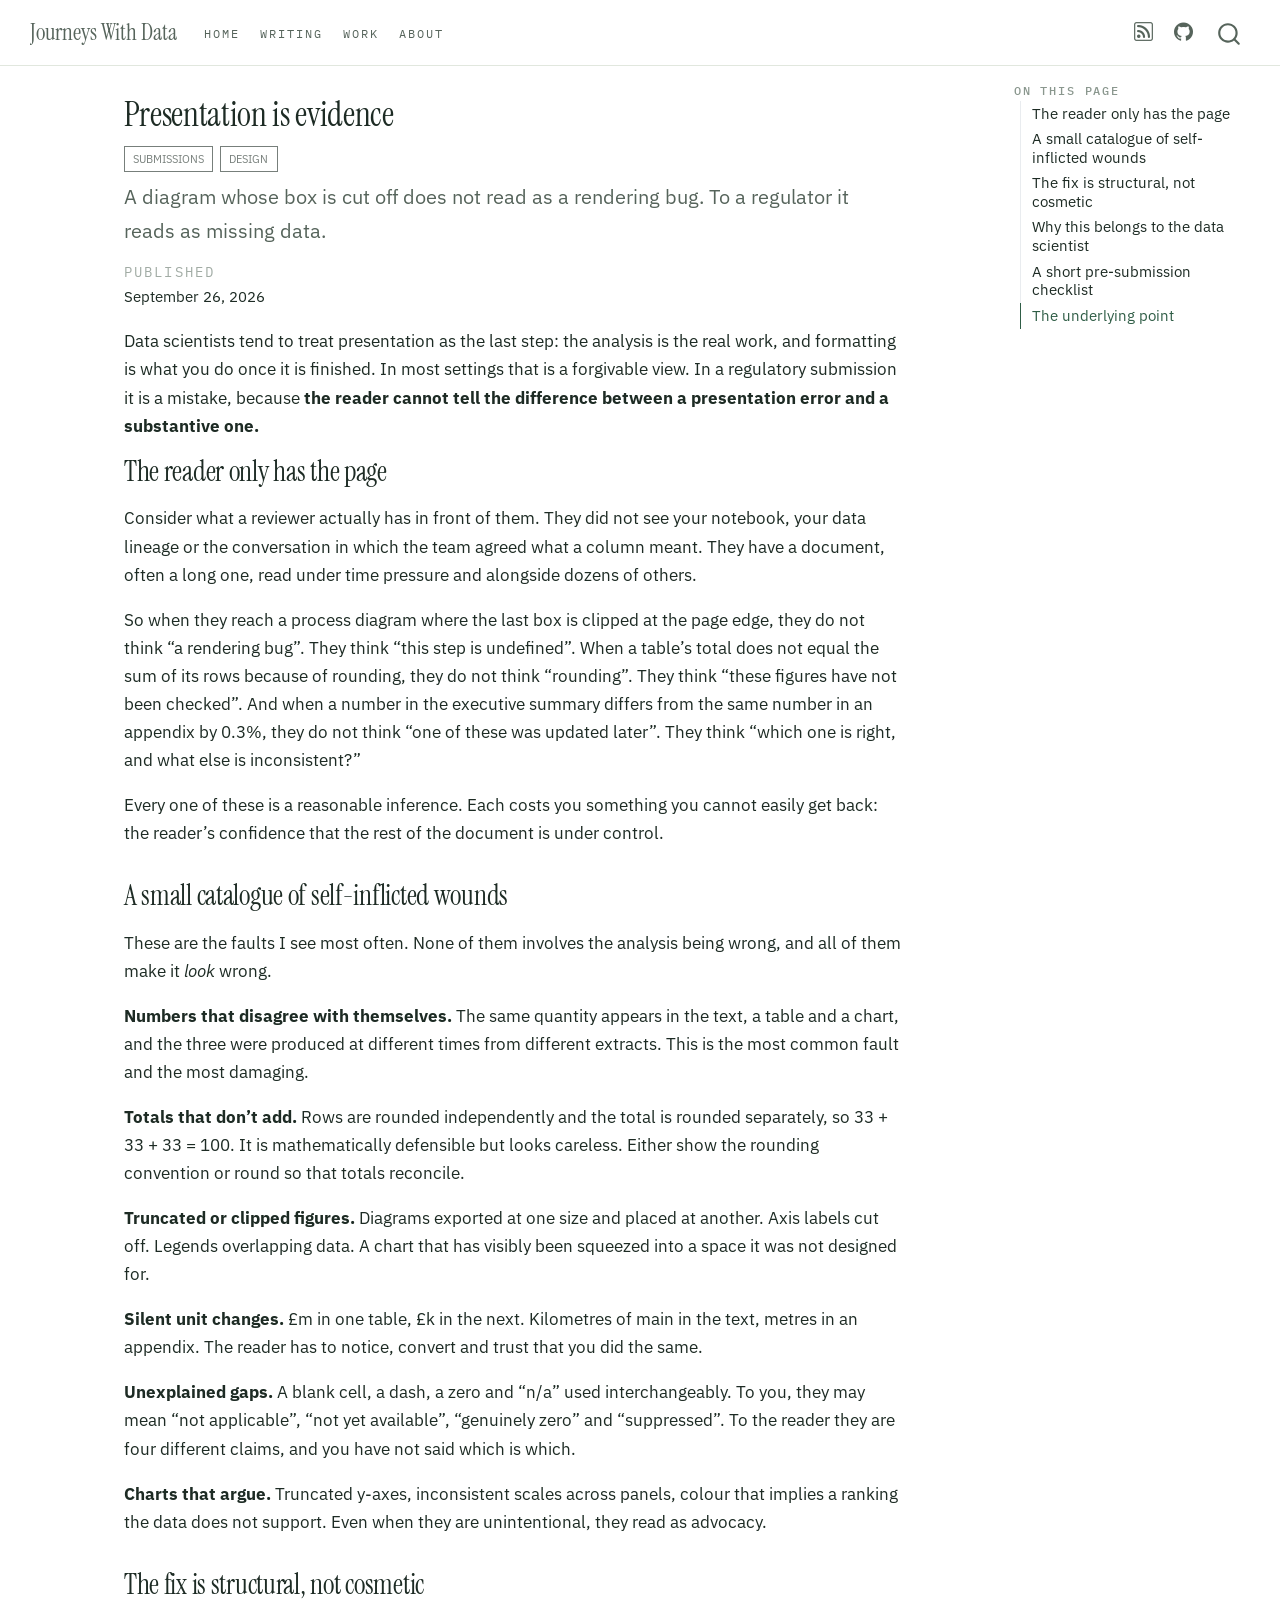
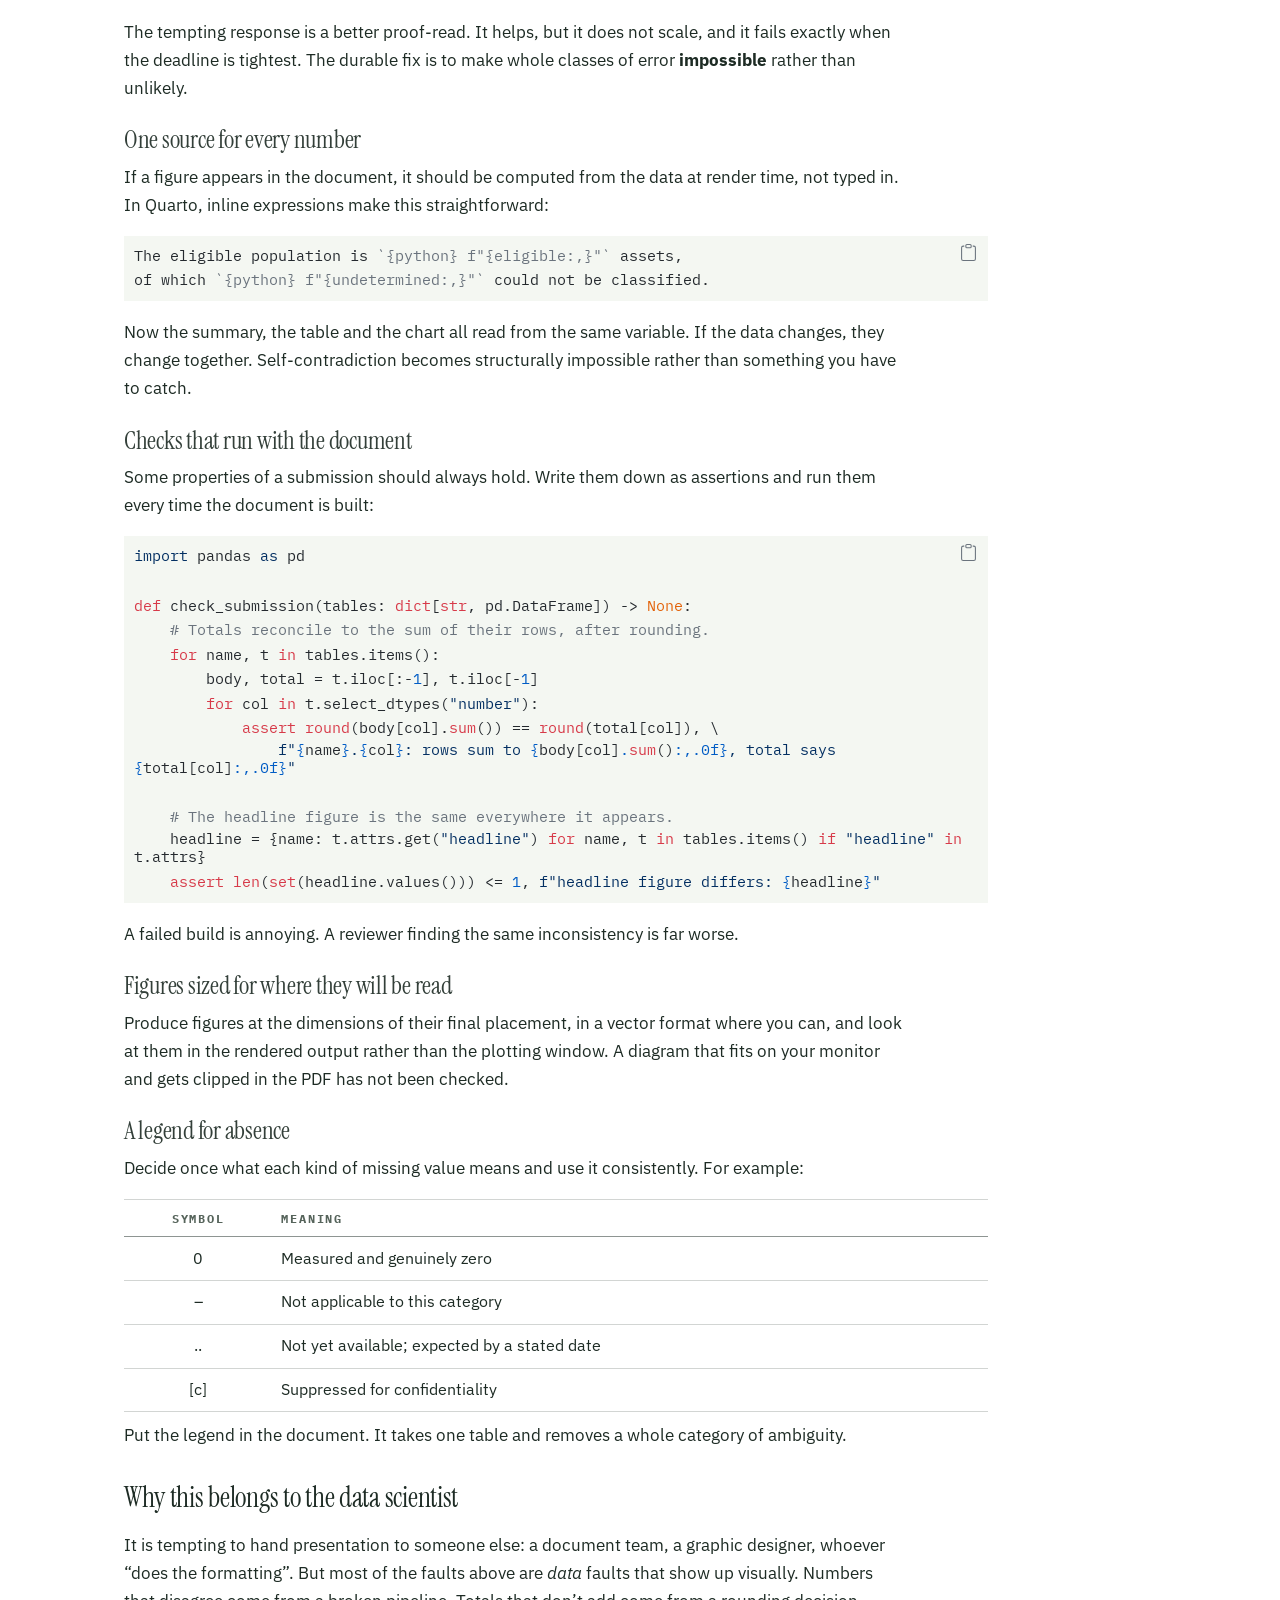
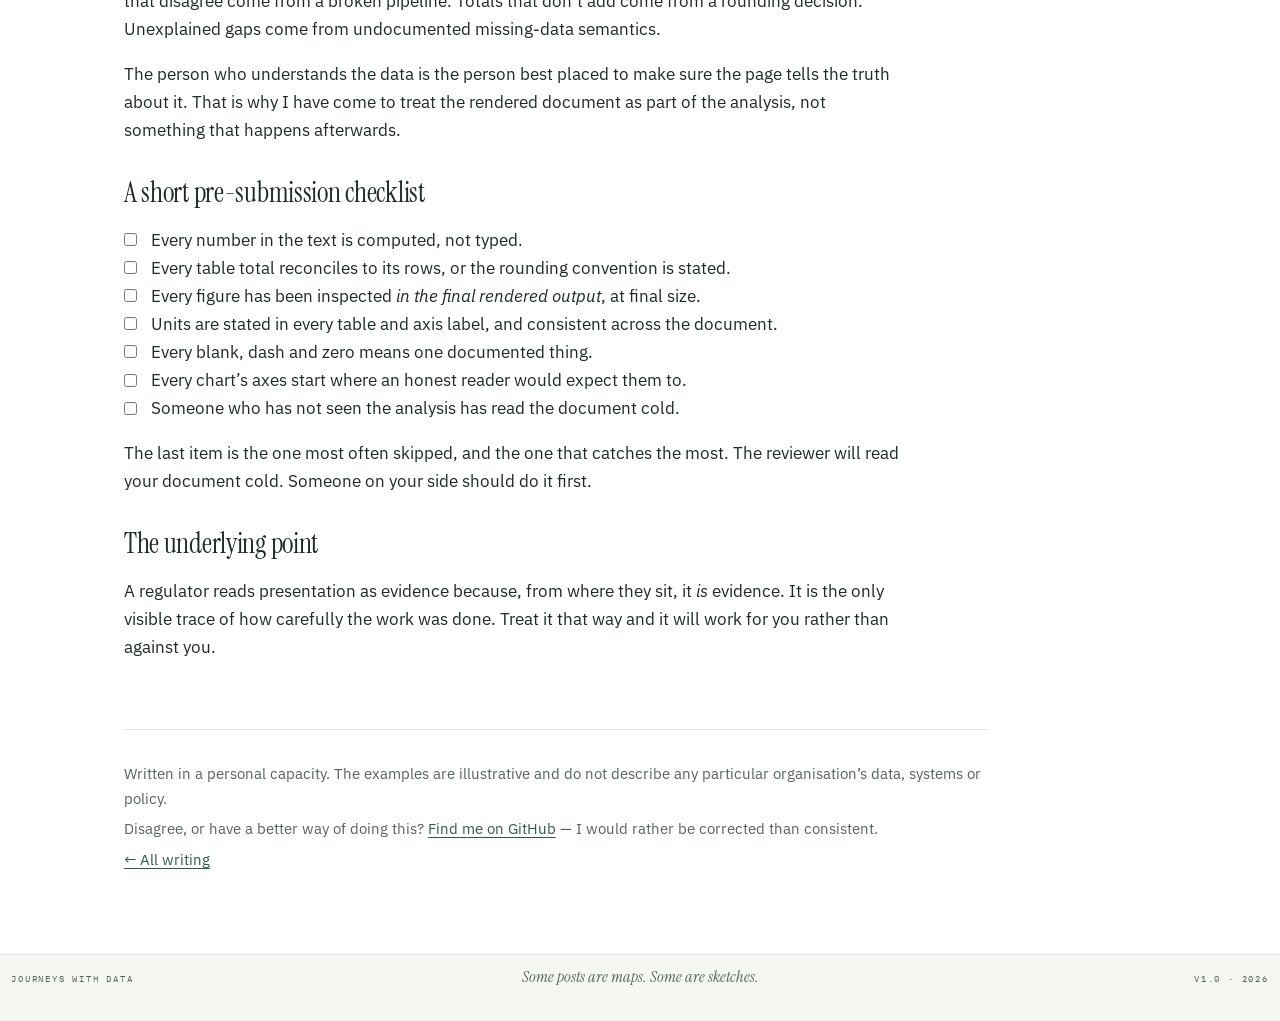
<file: posts/presentation-is-evidence/index.html>
<!DOCTYPE html>
<html xmlns="http://www.w3.org/1999/xhtml" lang="en" xml:lang="en"><head>

<meta charset="utf-8">
<meta name="generator" content="quarto-1.7.32">

<meta name="viewport" content="width=device-width, initial-scale=1.0, user-scalable=yes">

<meta name="dcterms.date" content="2026-09-26">
<meta name="description" content="A diagram whose box is cut off does not read as a rendering bug. To a regulator it reads as missing data.">

<title>Presentation is evidence – Journeys With Data</title>
<style>
code{white-space: pre-wrap;}
span.smallcaps{font-variant: small-caps;}
div.columns{display: flex; gap: min(4vw, 1.5em);}
div.column{flex: auto; overflow-x: auto;}
div.hanging-indent{margin-left: 1.5em; text-indent: -1.5em;}
ul.task-list{list-style: none;}
ul.task-list li input[type="checkbox"] {
  width: 0.8em;
  margin: 0 0.8em 0.2em -1em; /* quarto-specific, see https://github.com/quarto-dev/quarto-cli/issues/4556 */ 
  vertical-align: middle;
}
/* CSS for syntax highlighting */
html { -webkit-text-size-adjust: 100%; }
pre > code.sourceCode { white-space: pre; position: relative; }
pre > code.sourceCode > span { display: inline-block; line-height: 1.25; }
pre > code.sourceCode > span:empty { height: 1.2em; }
.sourceCode { overflow: visible; }
code.sourceCode > span { color: inherit; text-decoration: inherit; }
div.sourceCode { margin: 1em 0; }
pre.sourceCode { margin: 0; }
@media screen {
div.sourceCode { overflow: auto; }
}
@media print {
pre > code.sourceCode { white-space: pre-wrap; }
pre > code.sourceCode > span { text-indent: -5em; padding-left: 5em; }
}
pre.numberSource code
  { counter-reset: source-line 0; }
pre.numberSource code > span
  { position: relative; left: -4em; counter-increment: source-line; }
pre.numberSource code > span > a:first-child::before
  { content: counter(source-line);
    position: relative; left: -1em; text-align: right; vertical-align: baseline;
    border: none; display: inline-block;
    -webkit-touch-callout: none; -webkit-user-select: none;
    -khtml-user-select: none; -moz-user-select: none;
    -ms-user-select: none; user-select: none;
    padding: 0 4px; width: 4em;
  }
pre.numberSource { margin-left: 3em;  padding-left: 4px; }
div.sourceCode
  {   }
@media screen {
pre > code.sourceCode > span > a:first-child::before { text-decoration: underline; }
}
</style>


<script src="../../site_libs/quarto-nav/quarto-nav.js"></script>
<script src="../../site_libs/quarto-nav/headroom.min.js"></script>
<script src="../../site_libs/clipboard/clipboard.min.js"></script>
<script src="../../site_libs/quarto-search/autocomplete.umd.js"></script>
<script src="../../site_libs/quarto-search/fuse.min.js"></script>
<script src="../../site_libs/quarto-search/quarto-search.js"></script>
<meta name="quarto:offset" content="../../">
<link href="../../favicon.svg" rel="icon" type="image/svg+xml">
<script src="../../site_libs/quarto-html/quarto.js" type="module"></script>
<script src="../../site_libs/quarto-html/tabsets/tabsets.js" type="module"></script>
<script src="../../site_libs/quarto-html/popper.min.js"></script>
<script src="../../site_libs/quarto-html/tippy.umd.min.js"></script>
<link href="../../site_libs/quarto-html/tippy.css" rel="stylesheet">
<link href="../../site_libs/quarto-html/quarto-syntax-highlighting-3b82b19f8606260699a2a7fdd341def7.css" rel="stylesheet" id="quarto-text-highlighting-styles">
<script src="../../site_libs/bootstrap/bootstrap.min.js"></script>
<link href="../../site_libs/bootstrap/bootstrap-icons.css" rel="stylesheet">
<link href="../../site_libs/bootstrap/bootstrap-5d1914b770cfda88808ee10612c0a418.min.css" rel="stylesheet" append-hash="true" id="quarto-bootstrap" data-mode="light">
<script id="quarto-search-options" type="application/json">{
  "location": "navbar",
  "copy-button": false,
  "collapse-after": 3,
  "panel-placement": "end",
  "type": "overlay",
  "limit": 50,
  "keyboard-shortcut": [
    "f",
    "/",
    "s"
  ],
  "show-item-context": false,
  "language": {
    "search-no-results-text": "No results",
    "search-matching-documents-text": "matching documents",
    "search-copy-link-title": "Copy link to search",
    "search-hide-matches-text": "Hide additional matches",
    "search-more-match-text": "more match in this document",
    "search-more-matches-text": "more matches in this document",
    "search-clear-button-title": "Clear",
    "search-text-placeholder": "",
    "search-detached-cancel-button-title": "Cancel",
    "search-submit-button-title": "Submit",
    "search-label": "Search"
  }
}</script>
<link rel="preconnect" href="https://fonts.googleapis.com">
<link rel="preconnect" href="https://fonts.gstatic.com" crossorigin="">
<link href="https://fonts.googleapis.com/css2?family=Instrument+Serif:ital@0;1&amp;family=IBM+Plex+Sans:ital,wght@0,300;0,400;0,600;1,400&amp;family=IBM+Plex+Mono:wght@400;600&amp;display=swap" rel="stylesheet">


<meta property="og:title" content="Presentation is evidence – Journeys With Data">
<meta property="og:description" content="A diagram whose box is cut off does not read as a rendering bug. To a regulator it reads as missing data.">
<meta property="og:image" content="https://journeyswithdata.dev/posts/presentation-is-evidence/profile.jpg">
<meta property="og:site_name" content="Journeys With Data">
<meta name="twitter:title" content="Presentation is evidence – Journeys With Data">
<meta name="twitter:description" content="A diagram whose box is cut off does not read as a rendering bug. To a regulator it reads as missing data.">
<meta name="twitter:image" content="https://journeyswithdata.dev/posts/presentation-is-evidence/profile.jpg">
<meta name="twitter:card" content="summary_large_image">
</head>

<body class="nav-fixed quarto-light">

<div id="quarto-search-results"></div>
  <header id="quarto-header" class="headroom fixed-top">
    <nav class="navbar navbar-expand-lg " data-bs-theme="dark">
      <div class="navbar-container container-fluid">
      <div class="navbar-brand-container mx-auto">
    <a class="navbar-brand" href="../../index.html">
    <span class="navbar-title">Journeys With Data</span>
    </a>
  </div>
            <div id="quarto-search" class="" title="Search"></div>
          <button class="navbar-toggler" type="button" data-bs-toggle="collapse" data-bs-target="#navbarCollapse" aria-controls="navbarCollapse" role="menu" aria-expanded="false" aria-label="Toggle navigation" onclick="if (window.quartoToggleHeadroom) { window.quartoToggleHeadroom(); }">
  <span class="navbar-toggler-icon"></span>
</button>
          <div class="collapse navbar-collapse" id="navbarCollapse">
            <ul class="navbar-nav navbar-nav-scroll me-auto">
  <li class="nav-item">
    <a class="nav-link" href="../../index.html"> 
<span class="menu-text">Home</span></a>
  </li>  
  <li class="nav-item">
    <a class="nav-link" href="../../writing.html"> 
<span class="menu-text">Writing</span></a>
  </li>  
  <li class="nav-item">
    <a class="nav-link" href="../../work.html"> 
<span class="menu-text">Work</span></a>
  </li>  
  <li class="nav-item">
    <a class="nav-link" href="../../about.html"> 
<span class="menu-text">About</span></a>
  </li>  
</ul>
            <ul class="navbar-nav navbar-nav-scroll ms-auto">
  <li class="nav-item compact">
    <a class="nav-link" href="../../writing.xml"> <i class="bi bi-rss" role="img" aria-label="RSS feed">
</i> 
<span class="menu-text"></span></a>
  </li>  
  <li class="nav-item compact">
    <a class="nav-link" href="https://github.com/journeyswithdata"> <i class="bi bi-github" role="img" aria-label="GitHub">
</i> 
<span class="menu-text"></span></a>
  </li>  
</ul>
          </div> <!-- /navcollapse -->
            <div class="quarto-navbar-tools">
</div>
      </div> <!-- /container-fluid -->
    </nav>
</header>
<!-- content -->
<div id="quarto-content" class="quarto-container page-columns page-rows-contents page-layout-article page-navbar">
<!-- sidebar -->
<!-- margin-sidebar -->
    <div id="quarto-margin-sidebar" class="sidebar margin-sidebar">
        <nav id="TOC" role="doc-toc" class="toc-active">
    <h2 id="toc-title">On this page</h2>
   
  <ul class="collapse">
  <li><a href="#the-reader-only-has-the-page" id="toc-the-reader-only-has-the-page" class="nav-link active" data-scroll-target="#the-reader-only-has-the-page">The reader only has the page</a></li>
  <li><a href="#a-small-catalogue-of-self-inflicted-wounds" id="toc-a-small-catalogue-of-self-inflicted-wounds" class="nav-link" data-scroll-target="#a-small-catalogue-of-self-inflicted-wounds">A small catalogue of self-inflicted wounds</a></li>
  <li><a href="#the-fix-is-structural-not-cosmetic" id="toc-the-fix-is-structural-not-cosmetic" class="nav-link" data-scroll-target="#the-fix-is-structural-not-cosmetic">The fix is structural, not cosmetic</a></li>
  <li><a href="#why-this-belongs-to-the-data-scientist" id="toc-why-this-belongs-to-the-data-scientist" class="nav-link" data-scroll-target="#why-this-belongs-to-the-data-scientist">Why this belongs to the data scientist</a></li>
  <li><a href="#a-short-pre-submission-checklist" id="toc-a-short-pre-submission-checklist" class="nav-link" data-scroll-target="#a-short-pre-submission-checklist">A short pre-submission checklist</a></li>
  <li><a href="#the-underlying-point" id="toc-the-underlying-point" class="nav-link" data-scroll-target="#the-underlying-point">The underlying point</a></li>
  </ul>
</nav>
    </div>
<!-- main -->
<main class="content" id="quarto-document-content">

<header id="title-block-header" class="quarto-title-block default">
<div class="quarto-title">
<h1 class="title">Presentation is evidence</h1>
  <div class="quarto-categories">
    <div class="quarto-category">submissions</div>
    <div class="quarto-category">design</div>
  </div>
  </div>

<div>
  <div class="description">
    A diagram whose box is cut off does not read as a rendering bug. To a regulator it reads as missing data.
  </div>
</div>


<div class="quarto-title-meta">

    
    <div>
    <div class="quarto-title-meta-heading">Published</div>
    <div class="quarto-title-meta-contents">
      <p class="date">September 26, 2026</p>
    </div>
  </div>
  
    
  </div>
  


</header>


<p>Data scientists tend to treat presentation as the last step: the analysis is the real work, and formatting is what you do once it is finished. In most settings that is a forgivable view. In a regulatory submission it is a mistake, because <strong>the reader cannot tell the difference between a presentation error and a substantive one.</strong></p>
<section id="the-reader-only-has-the-page" class="level2">
<h2 data-anchor-id="the-reader-only-has-the-page">The reader only has the page</h2>
<p>Consider what a reviewer actually has in front of them. They did not see your notebook, your data lineage or the conversation in which the team agreed what a column meant. They have a document, often a long one, read under time pressure and alongside dozens of others.</p>
<p>So when they reach a process diagram where the last box is clipped at the page edge, they do not think “a rendering bug”. They think “this step is undefined”. When a table’s total does not equal the sum of its rows because of rounding, they do not think “rounding”. They think “these figures have not been checked”. And when a number in the executive summary differs from the same number in an appendix by 0.3%, they do not think “one of these was updated later”. They think “which one is right, and what else is inconsistent?”</p>
<p>Every one of these is a reasonable inference. Each costs you something you cannot easily get back: the reader’s confidence that the rest of the document is under control.</p>
</section>
<section id="a-small-catalogue-of-self-inflicted-wounds" class="level2">
<h2 data-anchor-id="a-small-catalogue-of-self-inflicted-wounds">A small catalogue of self-inflicted wounds</h2>
<p>These are the faults I see most often. None of them involves the analysis being wrong, and all of them make it <em>look</em> wrong.</p>
<p><strong>Numbers that disagree with themselves.</strong> The same quantity appears in the text, a table and a chart, and the three were produced at different times from different extracts. This is the most common fault and the most damaging.</p>
<p><strong>Totals that don’t add.</strong> Rows are rounded independently and the total is rounded separately, so 33 + 33 + 33 = 100. It is mathematically defensible but looks careless. Either show the rounding convention or round so that totals reconcile.</p>
<p><strong>Truncated or clipped figures.</strong> Diagrams exported at one size and placed at another. Axis labels cut off. Legends overlapping data. A chart that has visibly been squeezed into a space it was not designed for.</p>
<p><strong>Silent unit changes.</strong> £m in one table, £k in the next. Kilometres of main in the text, metres in an appendix. The reader has to notice, convert and trust that you did the same.</p>
<p><strong>Unexplained gaps.</strong> A blank cell, a dash, a zero and “n/a” used interchangeably. To you, they may mean “not applicable”, “not yet available”, “genuinely zero” and “suppressed”. To the reader they are four different claims, and you have not said which is which.</p>
<p><strong>Charts that argue.</strong> Truncated y-axes, inconsistent scales across panels, colour that implies a ranking the data does not support. Even when they are unintentional, they read as advocacy.</p>
</section>
<section id="the-fix-is-structural-not-cosmetic" class="level2">
<h2 data-anchor-id="the-fix-is-structural-not-cosmetic">The fix is structural, not cosmetic</h2>
<p>The tempting response is a better proof-read. It helps, but it does not scale, and it fails exactly when the deadline is tightest. The durable fix is to make whole classes of error <strong>impossible</strong> rather than unlikely.</p>
<section id="one-source-for-every-number" class="level3">
<h3 data-anchor-id="one-source-for-every-number">One source for every number</h3>
<p>If a figure appears in the document, it should be computed from the data at render time, not typed in. In Quarto, inline expressions make this straightforward:</p>
<div class="sourceCode" id="cb1"><pre class="sourceCode markdown code-with-copy"><code class="sourceCode markdown"><span id="cb1-1"><a href="#cb1-1" aria-hidden="true" tabindex="-1"></a>The eligible population is <span class="in">`{python} f"{eligible:,}"`</span> assets,</span>
<span id="cb1-2"><a href="#cb1-2" aria-hidden="true" tabindex="-1"></a>of which <span class="in">`{python} f"{undetermined:,}"`</span> could not be classified.</span></code><button title="Copy to Clipboard" class="code-copy-button"><i class="bi"></i></button></pre></div>
<p>Now the summary, the table and the chart all read from the same variable. If the data changes, they change together. Self-contradiction becomes structurally impossible rather than something you have to catch.</p>
</section>
<section id="checks-that-run-with-the-document" class="level3">
<h3 data-anchor-id="checks-that-run-with-the-document">Checks that run with the document</h3>
<p>Some properties of a submission should always hold. Write them down as assertions and run them every time the document is built:</p>
<div class="sourceCode" id="cb2"><pre class="sourceCode python code-with-copy"><code class="sourceCode python"><span id="cb2-1"><a href="#cb2-1" aria-hidden="true" tabindex="-1"></a><span class="im">import</span> pandas <span class="im">as</span> pd</span>
<span id="cb2-2"><a href="#cb2-2" aria-hidden="true" tabindex="-1"></a></span>
<span id="cb2-3"><a href="#cb2-3" aria-hidden="true" tabindex="-1"></a><span class="kw">def</span> check_submission(tables: <span class="bu">dict</span>[<span class="bu">str</span>, pd.DataFrame]) <span class="op">-&gt;</span> <span class="va">None</span>:</span>
<span id="cb2-4"><a href="#cb2-4" aria-hidden="true" tabindex="-1"></a>    <span class="co"># Totals reconcile to the sum of their rows, after rounding.</span></span>
<span id="cb2-5"><a href="#cb2-5" aria-hidden="true" tabindex="-1"></a>    <span class="cf">for</span> name, t <span class="kw">in</span> tables.items():</span>
<span id="cb2-6"><a href="#cb2-6" aria-hidden="true" tabindex="-1"></a>        body, total <span class="op">=</span> t.iloc[:<span class="op">-</span><span class="dv">1</span>], t.iloc[<span class="op">-</span><span class="dv">1</span>]</span>
<span id="cb2-7"><a href="#cb2-7" aria-hidden="true" tabindex="-1"></a>        <span class="cf">for</span> col <span class="kw">in</span> t.select_dtypes(<span class="st">"number"</span>):</span>
<span id="cb2-8"><a href="#cb2-8" aria-hidden="true" tabindex="-1"></a>            <span class="cf">assert</span> <span class="bu">round</span>(body[col].<span class="bu">sum</span>()) <span class="op">==</span> <span class="bu">round</span>(total[col]), <span class="op">\</span></span>
<span id="cb2-9"><a href="#cb2-9" aria-hidden="true" tabindex="-1"></a>                <span class="ss">f"</span><span class="sc">{</span>name<span class="sc">}</span><span class="ss">.</span><span class="sc">{</span>col<span class="sc">}</span><span class="ss">: rows sum to </span><span class="sc">{</span>body[col]<span class="sc">.</span><span class="bu">sum</span>()<span class="sc">:,.0f}</span><span class="ss">, total says </span><span class="sc">{</span>total[col]<span class="sc">:,.0f}</span><span class="ss">"</span></span>
<span id="cb2-10"><a href="#cb2-10" aria-hidden="true" tabindex="-1"></a></span>
<span id="cb2-11"><a href="#cb2-11" aria-hidden="true" tabindex="-1"></a>    <span class="co"># The headline figure is the same everywhere it appears.</span></span>
<span id="cb2-12"><a href="#cb2-12" aria-hidden="true" tabindex="-1"></a>    headline <span class="op">=</span> {name: t.attrs.get(<span class="st">"headline"</span>) <span class="cf">for</span> name, t <span class="kw">in</span> tables.items() <span class="cf">if</span> <span class="st">"headline"</span> <span class="kw">in</span> t.attrs}</span>
<span id="cb2-13"><a href="#cb2-13" aria-hidden="true" tabindex="-1"></a>    <span class="cf">assert</span> <span class="bu">len</span>(<span class="bu">set</span>(headline.values())) <span class="op">&lt;=</span> <span class="dv">1</span>, <span class="ss">f"headline figure differs: </span><span class="sc">{</span>headline<span class="sc">}</span><span class="ss">"</span></span></code><button title="Copy to Clipboard" class="code-copy-button"><i class="bi"></i></button></pre></div>
<p>A failed build is annoying. A reviewer finding the same inconsistency is far worse.</p>
</section>
<section id="figures-sized-for-where-they-will-be-read" class="level3">
<h3 data-anchor-id="figures-sized-for-where-they-will-be-read">Figures sized for where they will be read</h3>
<p>Produce figures at the dimensions of their final placement, in a vector format where you can, and look at them in the rendered output rather than the plotting window. A diagram that fits on your monitor and gets clipped in the PDF has not been checked.</p>
</section>
<section id="a-legend-for-absence" class="level3">
<h3 data-anchor-id="a-legend-for-absence">A legend for absence</h3>
<p>Decide once what each kind of missing value means and use it consistently. For example:</p>
<table class="caption-top table">
<thead>
<tr class="header">
<th style="text-align: center;">Symbol</th>
<th>Meaning</th>
</tr>
</thead>
<tbody>
<tr class="odd">
<td style="text-align: center;">0</td>
<td>Measured and genuinely zero</td>
</tr>
<tr class="even">
<td style="text-align: center;">–</td>
<td>Not applicable to this category</td>
</tr>
<tr class="odd">
<td style="text-align: center;">..</td>
<td>Not yet available; expected by a stated date</td>
</tr>
<tr class="even">
<td style="text-align: center;">[c]</td>
<td>Suppressed for confidentiality</td>
</tr>
</tbody>
</table>
<p>Put the legend in the document. It takes one table and removes a whole category of ambiguity.</p>
</section>
</section>
<section id="why-this-belongs-to-the-data-scientist" class="level2">
<h2 data-anchor-id="why-this-belongs-to-the-data-scientist">Why this belongs to the data scientist</h2>
<p>It is tempting to hand presentation to someone else: a document team, a graphic designer, whoever “does the formatting”. But most of the faults above are <em>data</em> faults that show up visually. Numbers that disagree come from a broken pipeline. Totals that don’t add come from a rounding decision. Unexplained gaps come from undocumented missing-data semantics.</p>
<p>The person who understands the data is the person best placed to make sure the page tells the truth about it. That is why I have come to treat the rendered document as part of the analysis, not something that happens afterwards.</p>
</section>
<section id="a-short-pre-submission-checklist" class="level2">
<h2 data-anchor-id="a-short-pre-submission-checklist">A short pre-submission checklist</h2>
<ul class="task-list">
<li><label><input type="checkbox">Every number in the text is computed, not typed.</label></li>
<li><label><input type="checkbox">Every table total reconciles to its rows, or the rounding convention is stated.</label></li>
<li><label><input type="checkbox">Every figure has been inspected <em>in the final rendered output</em>, at final size.</label></li>
<li><label><input type="checkbox">Units are stated in every table and axis label, and consistent across the document.</label></li>
<li><label><input type="checkbox">Every blank, dash and zero means one documented thing.</label></li>
<li><label><input type="checkbox">Every chart’s axes start where an honest reader would expect them to.</label></li>
<li><label><input type="checkbox">Someone who has not seen the analysis has read the document cold.</label></li>
</ul>
<p>The last item is the one most often skipped, and the one that catches the most. The reviewer will read your document cold. Someone on your side should do it first.</p>
</section>
<section id="the-underlying-point" class="level2">
<h2 data-anchor-id="the-underlying-point">The underlying point</h2>
<p>A regulator reads presentation as evidence because, from where they sit, it <em>is</em> evidence. It is the only visible trace of how carefully the work was done. Treat it that way and it will work for you rather than against you.</p>
<div class="post-end">
<p>Written in a personal capacity. The examples are illustrative and do not describe any particular organisation’s data, systems or policy.</p>
<p>Disagree, or have a better way of doing this? <a href="https://github.com/journeyswithdata">Find me on GitHub</a> — I would rather be corrected than consistent.</p>
<p><a href="../../writing.html">← All writing</a></p>
</div>


</section>

</main> <!-- /main -->
<script id="quarto-html-after-body" type="application/javascript">
  window.document.addEventListener("DOMContentLoaded", function (event) {
    const isCodeAnnotation = (el) => {
      for (const clz of el.classList) {
        if (clz.startsWith('code-annotation-')) {                     
          return true;
        }
      }
      return false;
    }
    const onCopySuccess = function(e) {
      // button target
      const button = e.trigger;
      // don't keep focus
      button.blur();
      // flash "checked"
      button.classList.add('code-copy-button-checked');
      var currentTitle = button.getAttribute("title");
      button.setAttribute("title", "Copied!");
      let tooltip;
      if (window.bootstrap) {
        button.setAttribute("data-bs-toggle", "tooltip");
        button.setAttribute("data-bs-placement", "left");
        button.setAttribute("data-bs-title", "Copied!");
        tooltip = new bootstrap.Tooltip(button, 
          { trigger: "manual", 
            customClass: "code-copy-button-tooltip",
            offset: [0, -8]});
        tooltip.show();    
      }
      setTimeout(function() {
        if (tooltip) {
          tooltip.hide();
          button.removeAttribute("data-bs-title");
          button.removeAttribute("data-bs-toggle");
          button.removeAttribute("data-bs-placement");
        }
        button.setAttribute("title", currentTitle);
        button.classList.remove('code-copy-button-checked');
      }, 1000);
      // clear code selection
      e.clearSelection();
    }
    const getTextToCopy = function(trigger) {
        const codeEl = trigger.previousElementSibling.cloneNode(true);
        for (const childEl of codeEl.children) {
          if (isCodeAnnotation(childEl)) {
            childEl.remove();
          }
        }
        return codeEl.innerText;
    }
    const clipboard = new window.ClipboardJS('.code-copy-button:not([data-in-quarto-modal])', {
      text: getTextToCopy
    });
    clipboard.on('success', onCopySuccess);
    if (window.document.getElementById('quarto-embedded-source-code-modal')) {
      const clipboardModal = new window.ClipboardJS('.code-copy-button[data-in-quarto-modal]', {
        text: getTextToCopy,
        container: window.document.getElementById('quarto-embedded-source-code-modal')
      });
      clipboardModal.on('success', onCopySuccess);
    }
      var localhostRegex = new RegExp(/^(?:http|https):\/\/localhost\:?[0-9]*\//);
      var mailtoRegex = new RegExp(/^mailto:/);
        var filterRegex = new RegExp("https:\/\/journeyswithdata\.dev");
      var isInternal = (href) => {
          return filterRegex.test(href) || localhostRegex.test(href) || mailtoRegex.test(href);
      }
      // Inspect non-navigation links and adorn them if external
     var links = window.document.querySelectorAll('a[href]:not(.nav-link):not(.navbar-brand):not(.toc-action):not(.sidebar-link):not(.sidebar-item-toggle):not(.pagination-link):not(.no-external):not([aria-hidden]):not(.dropdown-item):not(.quarto-navigation-tool):not(.about-link)');
      for (var i=0; i<links.length; i++) {
        const link = links[i];
        if (!isInternal(link.href)) {
          // undo the damage that might have been done by quarto-nav.js in the case of
          // links that we want to consider external
          if (link.dataset.originalHref !== undefined) {
            link.href = link.dataset.originalHref;
          }
        }
      }
    function tippyHover(el, contentFn, onTriggerFn, onUntriggerFn) {
      const config = {
        allowHTML: true,
        maxWidth: 500,
        delay: 100,
        arrow: false,
        appendTo: function(el) {
            return el.parentElement;
        },
        interactive: true,
        interactiveBorder: 10,
        theme: 'quarto',
        placement: 'bottom-start',
      };
      if (contentFn) {
        config.content = contentFn;
      }
      if (onTriggerFn) {
        config.onTrigger = onTriggerFn;
      }
      if (onUntriggerFn) {
        config.onUntrigger = onUntriggerFn;
      }
      window.tippy(el, config); 
    }
    const noterefs = window.document.querySelectorAll('a[role="doc-noteref"]');
    for (var i=0; i<noterefs.length; i++) {
      const ref = noterefs[i];
      tippyHover(ref, function() {
        // use id or data attribute instead here
        let href = ref.getAttribute('data-footnote-href') || ref.getAttribute('href');
        try { href = new URL(href).hash; } catch {}
        const id = href.replace(/^#\/?/, "");
        const note = window.document.getElementById(id);
        if (note) {
          return note.innerHTML;
        } else {
          return "";
        }
      });
    }
    const xrefs = window.document.querySelectorAll('a.quarto-xref');
    const processXRef = (id, note) => {
      // Strip column container classes
      const stripColumnClz = (el) => {
        el.classList.remove("page-full", "page-columns");
        if (el.children) {
          for (const child of el.children) {
            stripColumnClz(child);
          }
        }
      }
      stripColumnClz(note)
      if (id === null || id.startsWith('sec-')) {
        // Special case sections, only their first couple elements
        const container = document.createElement("div");
        if (note.children && note.children.length > 2) {
          container.appendChild(note.children[0].cloneNode(true));
          for (let i = 1; i < note.children.length; i++) {
            const child = note.children[i];
            if (child.tagName === "P" && child.innerText === "") {
              continue;
            } else {
              container.appendChild(child.cloneNode(true));
              break;
            }
          }
          if (window.Quarto?.typesetMath) {
            window.Quarto.typesetMath(container);
          }
          return container.innerHTML
        } else {
          if (window.Quarto?.typesetMath) {
            window.Quarto.typesetMath(note);
          }
          return note.innerHTML;
        }
      } else {
        // Remove any anchor links if they are present
        const anchorLink = note.querySelector('a.anchorjs-link');
        if (anchorLink) {
          anchorLink.remove();
        }
        if (window.Quarto?.typesetMath) {
          window.Quarto.typesetMath(note);
        }
        if (note.classList.contains("callout")) {
          return note.outerHTML;
        } else {
          return note.innerHTML;
        }
      }
    }
    for (var i=0; i<xrefs.length; i++) {
      const xref = xrefs[i];
      tippyHover(xref, undefined, function(instance) {
        instance.disable();
        let url = xref.getAttribute('href');
        let hash = undefined; 
        if (url.startsWith('#')) {
          hash = url;
        } else {
          try { hash = new URL(url).hash; } catch {}
        }
        if (hash) {
          const id = hash.replace(/^#\/?/, "");
          const note = window.document.getElementById(id);
          if (note !== null) {
            try {
              const html = processXRef(id, note.cloneNode(true));
              instance.setContent(html);
            } finally {
              instance.enable();
              instance.show();
            }
          } else {
            // See if we can fetch this
            fetch(url.split('#')[0])
            .then(res => res.text())
            .then(html => {
              const parser = new DOMParser();
              const htmlDoc = parser.parseFromString(html, "text/html");
              const note = htmlDoc.getElementById(id);
              if (note !== null) {
                const html = processXRef(id, note);
                instance.setContent(html);
              } 
            }).finally(() => {
              instance.enable();
              instance.show();
            });
          }
        } else {
          // See if we can fetch a full url (with no hash to target)
          // This is a special case and we should probably do some content thinning / targeting
          fetch(url)
          .then(res => res.text())
          .then(html => {
            const parser = new DOMParser();
            const htmlDoc = parser.parseFromString(html, "text/html");
            const note = htmlDoc.querySelector('main.content');
            if (note !== null) {
              // This should only happen for chapter cross references
              // (since there is no id in the URL)
              // remove the first header
              if (note.children.length > 0 && note.children[0].tagName === "HEADER") {
                note.children[0].remove();
              }
              const html = processXRef(null, note);
              instance.setContent(html);
            } 
          }).finally(() => {
            instance.enable();
            instance.show();
          });
        }
      }, function(instance) {
      });
    }
        let selectedAnnoteEl;
        const selectorForAnnotation = ( cell, annotation) => {
          let cellAttr = 'data-code-cell="' + cell + '"';
          let lineAttr = 'data-code-annotation="' +  annotation + '"';
          const selector = 'span[' + cellAttr + '][' + lineAttr + ']';
          return selector;
        }
        const selectCodeLines = (annoteEl) => {
          const doc = window.document;
          const targetCell = annoteEl.getAttribute("data-target-cell");
          const targetAnnotation = annoteEl.getAttribute("data-target-annotation");
          const annoteSpan = window.document.querySelector(selectorForAnnotation(targetCell, targetAnnotation));
          const lines = annoteSpan.getAttribute("data-code-lines").split(",");
          const lineIds = lines.map((line) => {
            return targetCell + "-" + line;
          })
          let top = null;
          let height = null;
          let parent = null;
          if (lineIds.length > 0) {
              //compute the position of the single el (top and bottom and make a div)
              const el = window.document.getElementById(lineIds[0]);
              top = el.offsetTop;
              height = el.offsetHeight;
              parent = el.parentElement.parentElement;
            if (lineIds.length > 1) {
              const lastEl = window.document.getElementById(lineIds[lineIds.length - 1]);
              const bottom = lastEl.offsetTop + lastEl.offsetHeight;
              height = bottom - top;
            }
            if (top !== null && height !== null && parent !== null) {
              // cook up a div (if necessary) and position it 
              let div = window.document.getElementById("code-annotation-line-highlight");
              if (div === null) {
                div = window.document.createElement("div");
                div.setAttribute("id", "code-annotation-line-highlight");
                div.style.position = 'absolute';
                parent.appendChild(div);
              }
              div.style.top = top - 2 + "px";
              div.style.height = height + 4 + "px";
              div.style.left = 0;
              let gutterDiv = window.document.getElementById("code-annotation-line-highlight-gutter");
              if (gutterDiv === null) {
                gutterDiv = window.document.createElement("div");
                gutterDiv.setAttribute("id", "code-annotation-line-highlight-gutter");
                gutterDiv.style.position = 'absolute';
                const codeCell = window.document.getElementById(targetCell);
                const gutter = codeCell.querySelector('.code-annotation-gutter');
                gutter.appendChild(gutterDiv);
              }
              gutterDiv.style.top = top - 2 + "px";
              gutterDiv.style.height = height + 4 + "px";
            }
            selectedAnnoteEl = annoteEl;
          }
        };
        const unselectCodeLines = () => {
          const elementsIds = ["code-annotation-line-highlight", "code-annotation-line-highlight-gutter"];
          elementsIds.forEach((elId) => {
            const div = window.document.getElementById(elId);
            if (div) {
              div.remove();
            }
          });
          selectedAnnoteEl = undefined;
        };
          // Handle positioning of the toggle
      window.addEventListener(
        "resize",
        throttle(() => {
          elRect = undefined;
          if (selectedAnnoteEl) {
            selectCodeLines(selectedAnnoteEl);
          }
        }, 10)
      );
      function throttle(fn, ms) {
      let throttle = false;
      let timer;
        return (...args) => {
          if(!throttle) { // first call gets through
              fn.apply(this, args);
              throttle = true;
          } else { // all the others get throttled
              if(timer) clearTimeout(timer); // cancel #2
              timer = setTimeout(() => {
                fn.apply(this, args);
                timer = throttle = false;
              }, ms);
          }
        };
      }
        // Attach click handler to the DT
        const annoteDls = window.document.querySelectorAll('dt[data-target-cell]');
        for (const annoteDlNode of annoteDls) {
          annoteDlNode.addEventListener('click', (event) => {
            const clickedEl = event.target;
            if (clickedEl !== selectedAnnoteEl) {
              unselectCodeLines();
              const activeEl = window.document.querySelector('dt[data-target-cell].code-annotation-active');
              if (activeEl) {
                activeEl.classList.remove('code-annotation-active');
              }
              selectCodeLines(clickedEl);
              clickedEl.classList.add('code-annotation-active');
            } else {
              // Unselect the line
              unselectCodeLines();
              clickedEl.classList.remove('code-annotation-active');
            }
          });
        }
    const findCites = (el) => {
      const parentEl = el.parentElement;
      if (parentEl) {
        const cites = parentEl.dataset.cites;
        if (cites) {
          return {
            el,
            cites: cites.split(' ')
          };
        } else {
          return findCites(el.parentElement)
        }
      } else {
        return undefined;
      }
    };
    var bibliorefs = window.document.querySelectorAll('a[role="doc-biblioref"]');
    for (var i=0; i<bibliorefs.length; i++) {
      const ref = bibliorefs[i];
      const citeInfo = findCites(ref);
      if (citeInfo) {
        tippyHover(citeInfo.el, function() {
          var popup = window.document.createElement('div');
          citeInfo.cites.forEach(function(cite) {
            var citeDiv = window.document.createElement('div');
            citeDiv.classList.add('hanging-indent');
            citeDiv.classList.add('csl-entry');
            var biblioDiv = window.document.getElementById('ref-' + cite);
            if (biblioDiv) {
              citeDiv.innerHTML = biblioDiv.innerHTML;
            }
            popup.appendChild(citeDiv);
          });
          return popup.innerHTML;
        });
      }
    }
  });
  </script>
</div> <!-- /content -->
<footer class="footer">
  <div class="nav-footer">
    <div class="nav-footer-left">
<p>Journeys With Data</p>
</div>   
    <div class="nav-footer-center">
<p><em>Some posts are maps. Some are sketches.</em></p>
</div>
    <div class="nav-footer-right">
<p>v1.0 · 2026</p>
</div>
  </div>
</footer>




</body></html>
</file>
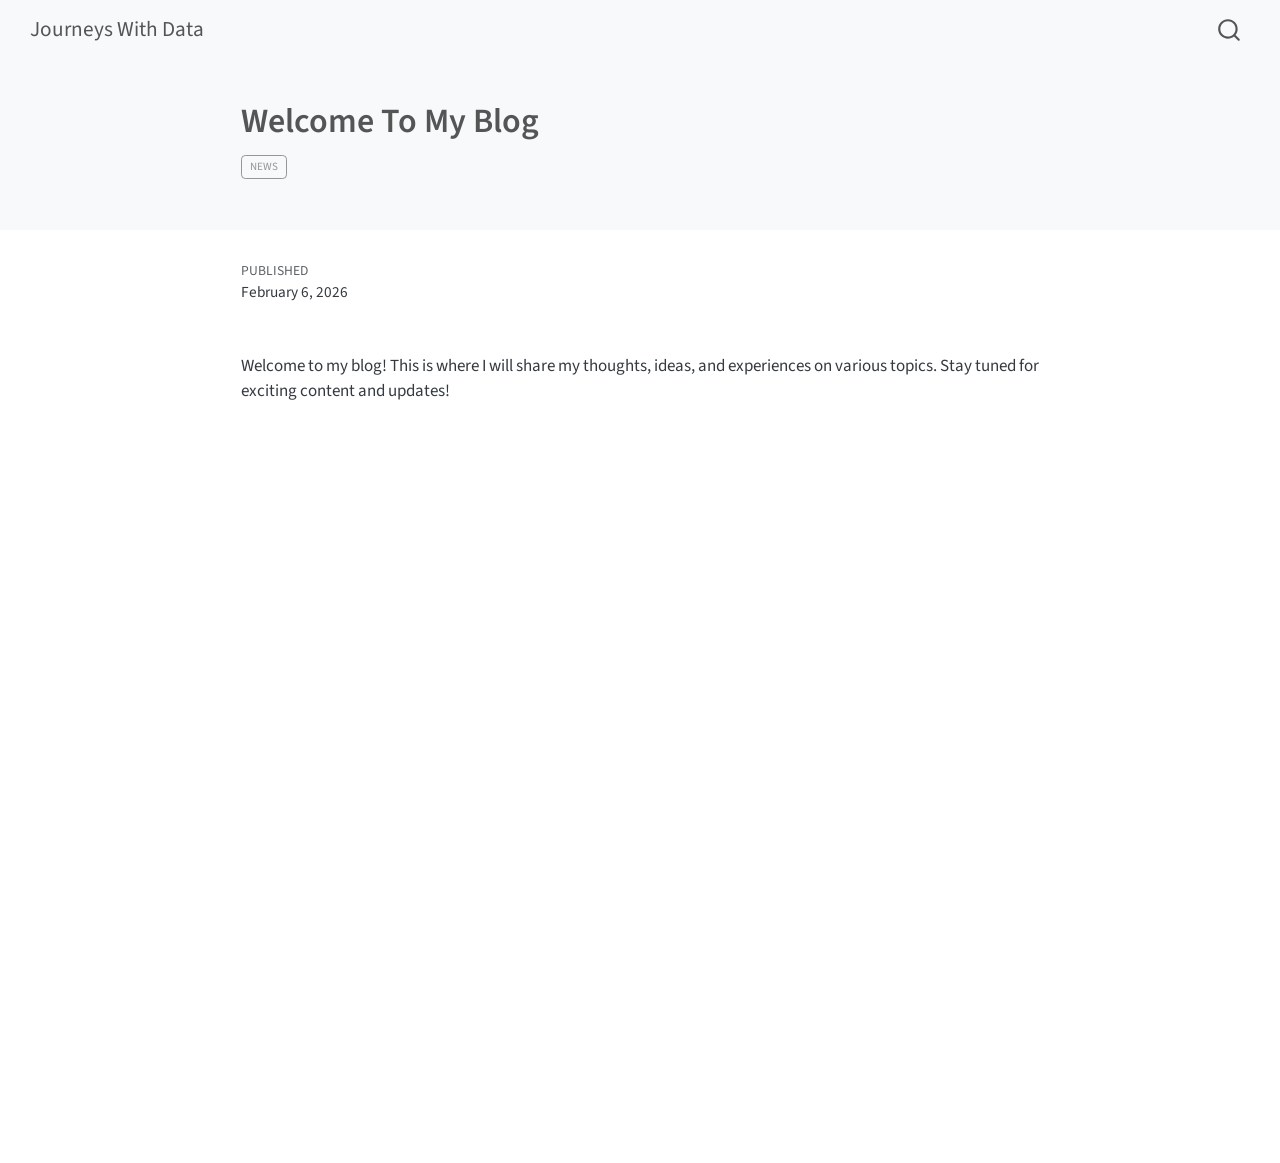
<file: posts/welcome/index.html>
<!DOCTYPE html>
<html xmlns="http://www.w3.org/1999/xhtml" lang="en" xml:lang="en"><head>

<meta charset="utf-8">
<meta name="generator" content="quarto-1.7.33">

<meta name="viewport" content="width=device-width, initial-scale=1.0, user-scalable=yes">

<meta name="dcterms.date" content="2026-02-06">

<title>Welcome To My Blog – Journeys With Data</title>
<style>
code{white-space: pre-wrap;}
span.smallcaps{font-variant: small-caps;}
div.columns{display: flex; gap: min(4vw, 1.5em);}
div.column{flex: auto; overflow-x: auto;}
div.hanging-indent{margin-left: 1.5em; text-indent: -1.5em;}
ul.task-list{list-style: none;}
ul.task-list li input[type="checkbox"] {
  width: 0.8em;
  margin: 0 0.8em 0.2em -1em; /* quarto-specific, see https://github.com/quarto-dev/quarto-cli/issues/4556 */ 
  vertical-align: middle;
}
</style>


<script src="../../site_libs/quarto-nav/quarto-nav.js"></script>
<script src="../../site_libs/quarto-nav/headroom.min.js"></script>
<script src="../../site_libs/clipboard/clipboard.min.js"></script>
<script src="../../site_libs/quarto-search/autocomplete.umd.js"></script>
<script src="../../site_libs/quarto-search/fuse.min.js"></script>
<script src="../../site_libs/quarto-search/quarto-search.js"></script>
<meta name="quarto:offset" content="../../">
<script src="../../site_libs/quarto-html/quarto.js" type="module"></script>
<script src="../../site_libs/quarto-html/tabsets/tabsets.js" type="module"></script>
<script src="../../site_libs/quarto-html/popper.min.js"></script>
<script src="../../site_libs/quarto-html/tippy.umd.min.js"></script>
<script src="../../site_libs/quarto-html/anchor.min.js"></script>
<link href="../../site_libs/quarto-html/tippy.css" rel="stylesheet">
<link href="../../site_libs/quarto-html/quarto-syntax-highlighting-ea385d0e468b0dd5ea5bf0780b1290d9.css" rel="stylesheet" id="quarto-text-highlighting-styles">
<script src="../../site_libs/bootstrap/bootstrap.min.js"></script>
<link href="../../site_libs/bootstrap/bootstrap-icons.css" rel="stylesheet">
<link href="../../site_libs/bootstrap/bootstrap-c1fac2584b48ed01fb6e278e36375074.min.css" rel="stylesheet" append-hash="true" id="quarto-bootstrap" data-mode="light">
<script id="quarto-search-options" type="application/json">{
  "location": "navbar",
  "copy-button": false,
  "collapse-after": 3,
  "panel-placement": "end",
  "type": "overlay",
  "limit": 50,
  "keyboard-shortcut": [
    "f",
    "/",
    "s"
  ],
  "show-item-context": false,
  "language": {
    "search-no-results-text": "No results",
    "search-matching-documents-text": "matching documents",
    "search-copy-link-title": "Copy link to search",
    "search-hide-matches-text": "Hide additional matches",
    "search-more-match-text": "more match in this document",
    "search-more-matches-text": "more matches in this document",
    "search-clear-button-title": "Clear",
    "search-text-placeholder": "",
    "search-detached-cancel-button-title": "Cancel",
    "search-submit-button-title": "Submit",
    "search-label": "Search"
  }
}</script>


<link rel="stylesheet" href="../../styles.css">
</head>

<body class="nav-fixed fullcontent quarto-light">

<div id="quarto-search-results"></div>
  <header id="quarto-header" class="headroom fixed-top quarto-banner">
    <nav class="navbar navbar-expand-lg " data-bs-theme="dark">
      <div class="navbar-container container-fluid">
      <div class="navbar-brand-container mx-auto">
    <a class="navbar-brand" href="../../index.html">
    <span class="navbar-title">Journeys With Data</span>
    </a>
  </div>
        <div class="quarto-navbar-tools tools-end">
</div>
          <div id="quarto-search" class="" title="Search"></div>
      </div> <!-- /container-fluid -->
    </nav>
</header>
<!-- content -->
<header id="title-block-header" class="quarto-title-block default page-columns page-full">
  <div class="quarto-title-banner page-columns page-full">
    <div class="quarto-title column-body">
      <h1 class="title">Welcome To My Blog</h1>
                                <div class="quarto-categories">
                <div class="quarto-category">news</div>
              </div>
                  </div>
  </div>
    
  
  <div class="quarto-title-meta">

      
      <div>
      <div class="quarto-title-meta-heading">Published</div>
      <div class="quarto-title-meta-contents">
        <p class="date">February 6, 2026</p>
      </div>
    </div>
    
      
    </div>
    
  
  </header><div id="quarto-content" class="quarto-container page-columns page-rows-contents page-layout-article page-navbar">
<!-- sidebar -->
<!-- margin-sidebar -->
    
<!-- main -->
<main class="content quarto-banner-title-block" id="quarto-document-content">





<p>Welcome to my blog! This is where I will share my thoughts, ideas, and experiences on various topics. Stay tuned for exciting content and updates!</p>



</main> <!-- /main -->
<script id="quarto-html-after-body" type="application/javascript">
  window.document.addEventListener("DOMContentLoaded", function (event) {
    const icon = "";
    const anchorJS = new window.AnchorJS();
    anchorJS.options = {
      placement: 'right',
      icon: icon
    };
    anchorJS.add('.anchored');
    const isCodeAnnotation = (el) => {
      for (const clz of el.classList) {
        if (clz.startsWith('code-annotation-')) {                     
          return true;
        }
      }
      return false;
    }
    const onCopySuccess = function(e) {
      // button target
      const button = e.trigger;
      // don't keep focus
      button.blur();
      // flash "checked"
      button.classList.add('code-copy-button-checked');
      var currentTitle = button.getAttribute("title");
      button.setAttribute("title", "Copied!");
      let tooltip;
      if (window.bootstrap) {
        button.setAttribute("data-bs-toggle", "tooltip");
        button.setAttribute("data-bs-placement", "left");
        button.setAttribute("data-bs-title", "Copied!");
        tooltip = new bootstrap.Tooltip(button, 
          { trigger: "manual", 
            customClass: "code-copy-button-tooltip",
            offset: [0, -8]});
        tooltip.show();    
      }
      setTimeout(function() {
        if (tooltip) {
          tooltip.hide();
          button.removeAttribute("data-bs-title");
          button.removeAttribute("data-bs-toggle");
          button.removeAttribute("data-bs-placement");
        }
        button.setAttribute("title", currentTitle);
        button.classList.remove('code-copy-button-checked');
      }, 1000);
      // clear code selection
      e.clearSelection();
    }
    const getTextToCopy = function(trigger) {
        const codeEl = trigger.previousElementSibling.cloneNode(true);
        for (const childEl of codeEl.children) {
          if (isCodeAnnotation(childEl)) {
            childEl.remove();
          }
        }
        return codeEl.innerText;
    }
    const clipboard = new window.ClipboardJS('.code-copy-button:not([data-in-quarto-modal])', {
      text: getTextToCopy
    });
    clipboard.on('success', onCopySuccess);
    if (window.document.getElementById('quarto-embedded-source-code-modal')) {
      const clipboardModal = new window.ClipboardJS('.code-copy-button[data-in-quarto-modal]', {
        text: getTextToCopy,
        container: window.document.getElementById('quarto-embedded-source-code-modal')
      });
      clipboardModal.on('success', onCopySuccess);
    }
      var localhostRegex = new RegExp(/^(?:http|https):\/\/localhost\:?[0-9]*\//);
      var mailtoRegex = new RegExp(/^mailto:/);
        var filterRegex = new RegExp('/' + window.location.host + '/');
      var isInternal = (href) => {
          return filterRegex.test(href) || localhostRegex.test(href) || mailtoRegex.test(href);
      }
      // Inspect non-navigation links and adorn them if external
     var links = window.document.querySelectorAll('a[href]:not(.nav-link):not(.navbar-brand):not(.toc-action):not(.sidebar-link):not(.sidebar-item-toggle):not(.pagination-link):not(.no-external):not([aria-hidden]):not(.dropdown-item):not(.quarto-navigation-tool):not(.about-link)');
      for (var i=0; i<links.length; i++) {
        const link = links[i];
        if (!isInternal(link.href)) {
          // undo the damage that might have been done by quarto-nav.js in the case of
          // links that we want to consider external
          if (link.dataset.originalHref !== undefined) {
            link.href = link.dataset.originalHref;
          }
        }
      }
    function tippyHover(el, contentFn, onTriggerFn, onUntriggerFn) {
      const config = {
        allowHTML: true,
        maxWidth: 500,
        delay: 100,
        arrow: false,
        appendTo: function(el) {
            return el.parentElement;
        },
        interactive: true,
        interactiveBorder: 10,
        theme: 'quarto',
        placement: 'bottom-start',
      };
      if (contentFn) {
        config.content = contentFn;
      }
      if (onTriggerFn) {
        config.onTrigger = onTriggerFn;
      }
      if (onUntriggerFn) {
        config.onUntrigger = onUntriggerFn;
      }
      window.tippy(el, config); 
    }
    const noterefs = window.document.querySelectorAll('a[role="doc-noteref"]');
    for (var i=0; i<noterefs.length; i++) {
      const ref = noterefs[i];
      tippyHover(ref, function() {
        // use id or data attribute instead here
        let href = ref.getAttribute('data-footnote-href') || ref.getAttribute('href');
        try { href = new URL(href).hash; } catch {}
        const id = href.replace(/^#\/?/, "");
        const note = window.document.getElementById(id);
        if (note) {
          return note.innerHTML;
        } else {
          return "";
        }
      });
    }
    const xrefs = window.document.querySelectorAll('a.quarto-xref');
    const processXRef = (id, note) => {
      // Strip column container classes
      const stripColumnClz = (el) => {
        el.classList.remove("page-full", "page-columns");
        if (el.children) {
          for (const child of el.children) {
            stripColumnClz(child);
          }
        }
      }
      stripColumnClz(note)
      if (id === null || id.startsWith('sec-')) {
        // Special case sections, only their first couple elements
        const container = document.createElement("div");
        if (note.children && note.children.length > 2) {
          container.appendChild(note.children[0].cloneNode(true));
          for (let i = 1; i < note.children.length; i++) {
            const child = note.children[i];
            if (child.tagName === "P" && child.innerText === "") {
              continue;
            } else {
              container.appendChild(child.cloneNode(true));
              break;
            }
          }
          if (window.Quarto?.typesetMath) {
            window.Quarto.typesetMath(container);
          }
          return container.innerHTML
        } else {
          if (window.Quarto?.typesetMath) {
            window.Quarto.typesetMath(note);
          }
          return note.innerHTML;
        }
      } else {
        // Remove any anchor links if they are present
        const anchorLink = note.querySelector('a.anchorjs-link');
        if (anchorLink) {
          anchorLink.remove();
        }
        if (window.Quarto?.typesetMath) {
          window.Quarto.typesetMath(note);
        }
        if (note.classList.contains("callout")) {
          return note.outerHTML;
        } else {
          return note.innerHTML;
        }
      }
    }
    for (var i=0; i<xrefs.length; i++) {
      const xref = xrefs[i];
      tippyHover(xref, undefined, function(instance) {
        instance.disable();
        let url = xref.getAttribute('href');
        let hash = undefined; 
        if (url.startsWith('#')) {
          hash = url;
        } else {
          try { hash = new URL(url).hash; } catch {}
        }
        if (hash) {
          const id = hash.replace(/^#\/?/, "");
          const note = window.document.getElementById(id);
          if (note !== null) {
            try {
              const html = processXRef(id, note.cloneNode(true));
              instance.setContent(html);
            } finally {
              instance.enable();
              instance.show();
            }
          } else {
            // See if we can fetch this
            fetch(url.split('#')[0])
            .then(res => res.text())
            .then(html => {
              const parser = new DOMParser();
              const htmlDoc = parser.parseFromString(html, "text/html");
              const note = htmlDoc.getElementById(id);
              if (note !== null) {
                const html = processXRef(id, note);
                instance.setContent(html);
              } 
            }).finally(() => {
              instance.enable();
              instance.show();
            });
          }
        } else {
          // See if we can fetch a full url (with no hash to target)
          // This is a special case and we should probably do some content thinning / targeting
          fetch(url)
          .then(res => res.text())
          .then(html => {
            const parser = new DOMParser();
            const htmlDoc = parser.parseFromString(html, "text/html");
            const note = htmlDoc.querySelector('main.content');
            if (note !== null) {
              // This should only happen for chapter cross references
              // (since there is no id in the URL)
              // remove the first header
              if (note.children.length > 0 && note.children[0].tagName === "HEADER") {
                note.children[0].remove();
              }
              const html = processXRef(null, note);
              instance.setContent(html);
            } 
          }).finally(() => {
            instance.enable();
            instance.show();
          });
        }
      }, function(instance) {
      });
    }
        let selectedAnnoteEl;
        const selectorForAnnotation = ( cell, annotation) => {
          let cellAttr = 'data-code-cell="' + cell + '"';
          let lineAttr = 'data-code-annotation="' +  annotation + '"';
          const selector = 'span[' + cellAttr + '][' + lineAttr + ']';
          return selector;
        }
        const selectCodeLines = (annoteEl) => {
          const doc = window.document;
          const targetCell = annoteEl.getAttribute("data-target-cell");
          const targetAnnotation = annoteEl.getAttribute("data-target-annotation");
          const annoteSpan = window.document.querySelector(selectorForAnnotation(targetCell, targetAnnotation));
          const lines = annoteSpan.getAttribute("data-code-lines").split(",");
          const lineIds = lines.map((line) => {
            return targetCell + "-" + line;
          })
          let top = null;
          let height = null;
          let parent = null;
          if (lineIds.length > 0) {
              //compute the position of the single el (top and bottom and make a div)
              const el = window.document.getElementById(lineIds[0]);
              top = el.offsetTop;
              height = el.offsetHeight;
              parent = el.parentElement.parentElement;
            if (lineIds.length > 1) {
              const lastEl = window.document.getElementById(lineIds[lineIds.length - 1]);
              const bottom = lastEl.offsetTop + lastEl.offsetHeight;
              height = bottom - top;
            }
            if (top !== null && height !== null && parent !== null) {
              // cook up a div (if necessary) and position it 
              let div = window.document.getElementById("code-annotation-line-highlight");
              if (div === null) {
                div = window.document.createElement("div");
                div.setAttribute("id", "code-annotation-line-highlight");
                div.style.position = 'absolute';
                parent.appendChild(div);
              }
              div.style.top = top - 2 + "px";
              div.style.height = height + 4 + "px";
              div.style.left = 0;
              let gutterDiv = window.document.getElementById("code-annotation-line-highlight-gutter");
              if (gutterDiv === null) {
                gutterDiv = window.document.createElement("div");
                gutterDiv.setAttribute("id", "code-annotation-line-highlight-gutter");
                gutterDiv.style.position = 'absolute';
                const codeCell = window.document.getElementById(targetCell);
                const gutter = codeCell.querySelector('.code-annotation-gutter');
                gutter.appendChild(gutterDiv);
              }
              gutterDiv.style.top = top - 2 + "px";
              gutterDiv.style.height = height + 4 + "px";
            }
            selectedAnnoteEl = annoteEl;
          }
        };
        const unselectCodeLines = () => {
          const elementsIds = ["code-annotation-line-highlight", "code-annotation-line-highlight-gutter"];
          elementsIds.forEach((elId) => {
            const div = window.document.getElementById(elId);
            if (div) {
              div.remove();
            }
          });
          selectedAnnoteEl = undefined;
        };
          // Handle positioning of the toggle
      window.addEventListener(
        "resize",
        throttle(() => {
          elRect = undefined;
          if (selectedAnnoteEl) {
            selectCodeLines(selectedAnnoteEl);
          }
        }, 10)
      );
      function throttle(fn, ms) {
      let throttle = false;
      let timer;
        return (...args) => {
          if(!throttle) { // first call gets through
              fn.apply(this, args);
              throttle = true;
          } else { // all the others get throttled
              if(timer) clearTimeout(timer); // cancel #2
              timer = setTimeout(() => {
                fn.apply(this, args);
                timer = throttle = false;
              }, ms);
          }
        };
      }
        // Attach click handler to the DT
        const annoteDls = window.document.querySelectorAll('dt[data-target-cell]');
        for (const annoteDlNode of annoteDls) {
          annoteDlNode.addEventListener('click', (event) => {
            const clickedEl = event.target;
            if (clickedEl !== selectedAnnoteEl) {
              unselectCodeLines();
              const activeEl = window.document.querySelector('dt[data-target-cell].code-annotation-active');
              if (activeEl) {
                activeEl.classList.remove('code-annotation-active');
              }
              selectCodeLines(clickedEl);
              clickedEl.classList.add('code-annotation-active');
            } else {
              // Unselect the line
              unselectCodeLines();
              clickedEl.classList.remove('code-annotation-active');
            }
          });
        }
    const findCites = (el) => {
      const parentEl = el.parentElement;
      if (parentEl) {
        const cites = parentEl.dataset.cites;
        if (cites) {
          return {
            el,
            cites: cites.split(' ')
          };
        } else {
          return findCites(el.parentElement)
        }
      } else {
        return undefined;
      }
    };
    var bibliorefs = window.document.querySelectorAll('a[role="doc-biblioref"]');
    for (var i=0; i<bibliorefs.length; i++) {
      const ref = bibliorefs[i];
      const citeInfo = findCites(ref);
      if (citeInfo) {
        tippyHover(citeInfo.el, function() {
          var popup = window.document.createElement('div');
          citeInfo.cites.forEach(function(cite) {
            var citeDiv = window.document.createElement('div');
            citeDiv.classList.add('hanging-indent');
            citeDiv.classList.add('csl-entry');
            var biblioDiv = window.document.getElementById('ref-' + cite);
            if (biblioDiv) {
              citeDiv.innerHTML = biblioDiv.innerHTML;
            }
            popup.appendChild(citeDiv);
          });
          return popup.innerHTML;
        });
      }
    }
  });
  </script>
</div> <!-- /content -->




</body></html>
</file>
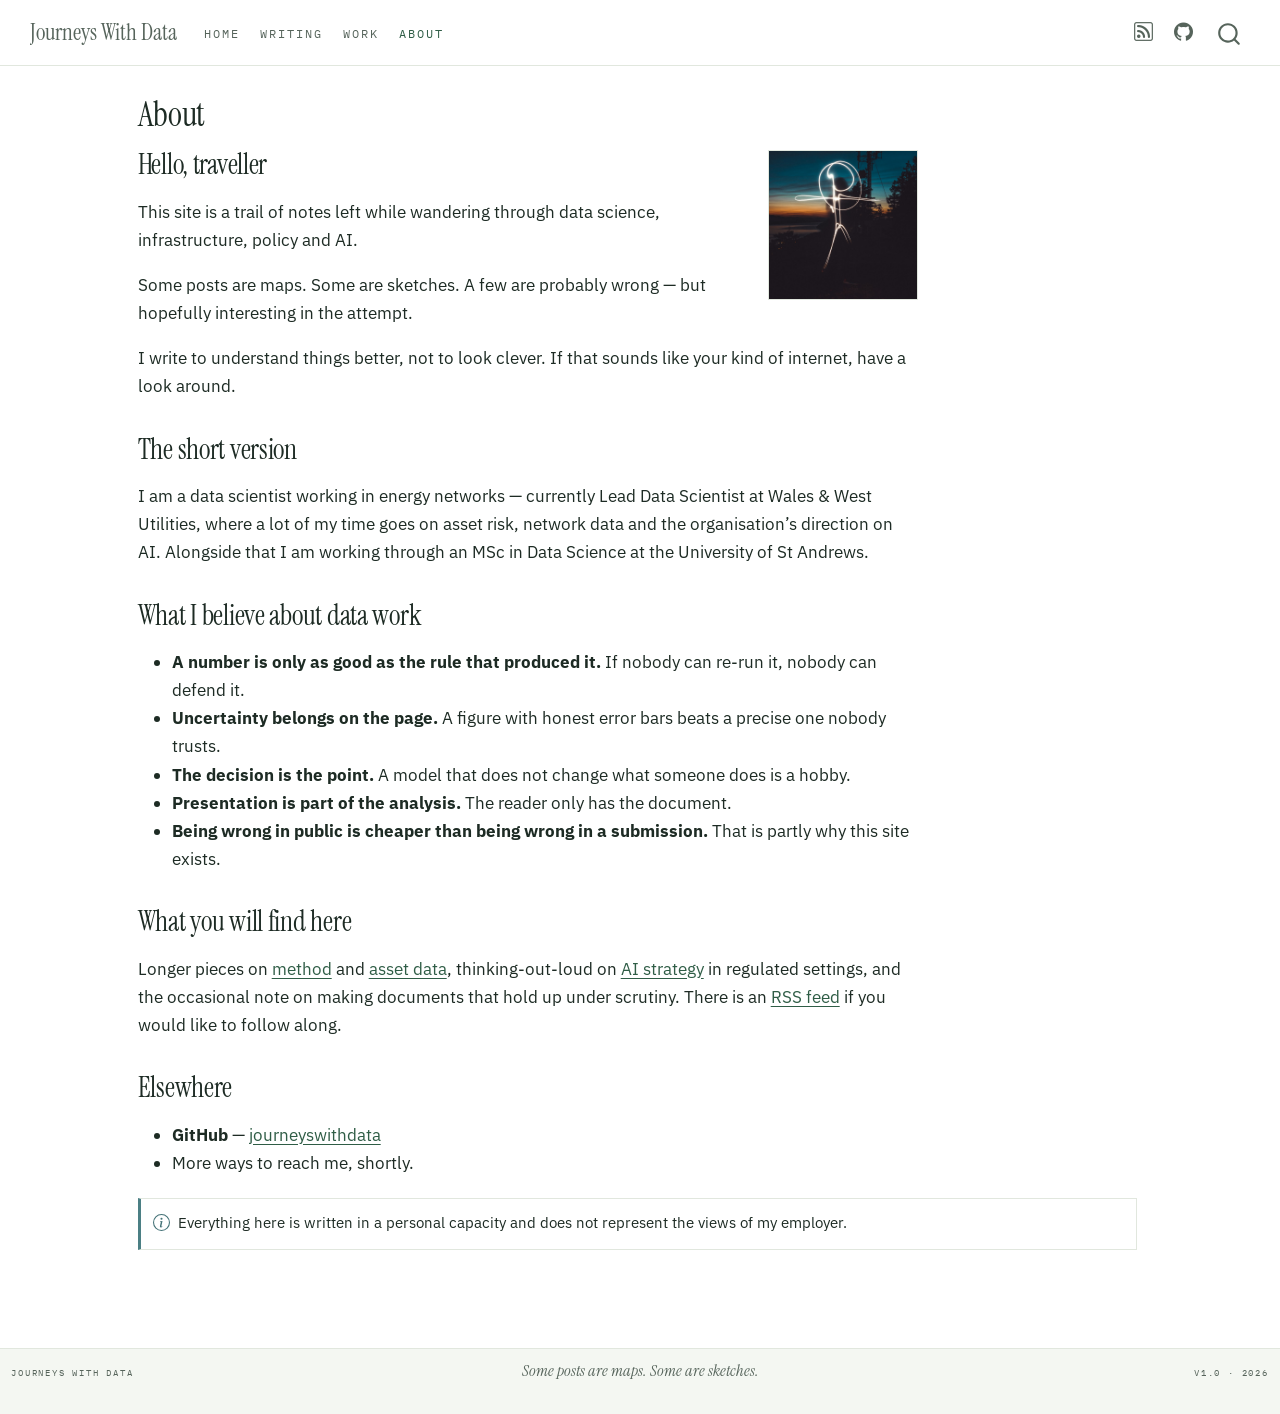
<file: about.html>
<!DOCTYPE html>
<html xmlns="http://www.w3.org/1999/xhtml" lang="en" xml:lang="en"><head>

<meta charset="utf-8">
<meta name="generator" content="quarto-1.7.32">

<meta name="viewport" content="width=device-width, initial-scale=1.0, user-scalable=yes">


<title>About – Journeys With Data</title>
<style>
code{white-space: pre-wrap;}
span.smallcaps{font-variant: small-caps;}
div.columns{display: flex; gap: min(4vw, 1.5em);}
div.column{flex: auto; overflow-x: auto;}
div.hanging-indent{margin-left: 1.5em; text-indent: -1.5em;}
ul.task-list{list-style: none;}
ul.task-list li input[type="checkbox"] {
  width: 0.8em;
  margin: 0 0.8em 0.2em -1em; /* quarto-specific, see https://github.com/quarto-dev/quarto-cli/issues/4556 */ 
  vertical-align: middle;
}
</style>


<script src="site_libs/quarto-nav/quarto-nav.js"></script>
<script src="site_libs/quarto-nav/headroom.min.js"></script>
<script src="site_libs/clipboard/clipboard.min.js"></script>
<script src="site_libs/quarto-search/autocomplete.umd.js"></script>
<script src="site_libs/quarto-search/fuse.min.js"></script>
<script src="site_libs/quarto-search/quarto-search.js"></script>
<meta name="quarto:offset" content="./">
<link href="./favicon.svg" rel="icon" type="image/svg+xml">
<script src="site_libs/quarto-html/quarto.js" type="module"></script>
<script src="site_libs/quarto-html/tabsets/tabsets.js" type="module"></script>
<script src="site_libs/quarto-html/popper.min.js"></script>
<script src="site_libs/quarto-html/tippy.umd.min.js"></script>
<link href="site_libs/quarto-html/tippy.css" rel="stylesheet">
<link href="site_libs/quarto-html/quarto-syntax-highlighting-3b82b19f8606260699a2a7fdd341def7.css" rel="stylesheet" id="quarto-text-highlighting-styles">
<script src="site_libs/bootstrap/bootstrap.min.js"></script>
<link href="site_libs/bootstrap/bootstrap-icons.css" rel="stylesheet">
<link href="site_libs/bootstrap/bootstrap-e4f0f99c0d00c71cfa68f35f58d823cb.min.css" rel="stylesheet" append-hash="true" id="quarto-bootstrap" data-mode="light">
<script id="quarto-search-options" type="application/json">{
  "location": "navbar",
  "copy-button": false,
  "collapse-after": 3,
  "panel-placement": "end",
  "type": "overlay",
  "limit": 50,
  "keyboard-shortcut": [
    "f",
    "/",
    "s"
  ],
  "show-item-context": false,
  "language": {
    "search-no-results-text": "No results",
    "search-matching-documents-text": "matching documents",
    "search-copy-link-title": "Copy link to search",
    "search-hide-matches-text": "Hide additional matches",
    "search-more-match-text": "more match in this document",
    "search-more-matches-text": "more matches in this document",
    "search-clear-button-title": "Clear",
    "search-text-placeholder": "",
    "search-detached-cancel-button-title": "Cancel",
    "search-submit-button-title": "Submit",
    "search-label": "Search"
  }
}</script>
<link rel="preconnect" href="https://fonts.googleapis.com">
<link rel="preconnect" href="https://fonts.gstatic.com" crossorigin="">
<link href="https://fonts.googleapis.com/css2?family=Instrument+Serif:ital@0;1&amp;family=IBM+Plex+Sans:ital,wght@0,300;0,400;0,600;1,400&amp;family=IBM+Plex+Mono:wght@400;600&amp;display=swap" rel="stylesheet">


<meta property="og:title" content="About – Journeys With Data">
<meta property="og:description" content="Notes on data science, AI and the systems that keep the lights on — by a data scientist working in regulated energy infrastructure.">
<meta property="og:image" content="https://journeyswithdata.dev/profile.jpg">
<meta property="og:site_name" content="Journeys With Data">
<meta property="og:image:alt" content="Portrait">
<meta name="twitter:title" content="About – Journeys With Data">
<meta name="twitter:description" content="Notes on data science, AI and the systems that keep the lights on — by a data scientist working in regulated energy infrastructure.">
<meta name="twitter:image" content="https://journeyswithdata.dev/profile.jpg">
<meta name="twitter:image:alt" content="Portrait">
<meta name="twitter:card" content="summary_large_image">
</head>

<body class="nav-fixed fullcontent quarto-light">

<div id="quarto-search-results"></div>
  <header id="quarto-header" class="headroom fixed-top">
    <nav class="navbar navbar-expand-lg " data-bs-theme="dark">
      <div class="navbar-container container-fluid">
      <div class="navbar-brand-container mx-auto">
    <a class="navbar-brand" href="./index.html">
    <span class="navbar-title">Journeys With Data</span>
    </a>
  </div>
            <div id="quarto-search" class="" title="Search"></div>
          <button class="navbar-toggler" type="button" data-bs-toggle="collapse" data-bs-target="#navbarCollapse" aria-controls="navbarCollapse" role="menu" aria-expanded="false" aria-label="Toggle navigation" onclick="if (window.quartoToggleHeadroom) { window.quartoToggleHeadroom(); }">
  <span class="navbar-toggler-icon"></span>
</button>
          <div class="collapse navbar-collapse" id="navbarCollapse">
            <ul class="navbar-nav navbar-nav-scroll me-auto">
  <li class="nav-item">
    <a class="nav-link" href="./index.html"> 
<span class="menu-text">Home</span></a>
  </li>  
  <li class="nav-item">
    <a class="nav-link" href="./writing.html"> 
<span class="menu-text">Writing</span></a>
  </li>  
  <li class="nav-item">
    <a class="nav-link" href="./work.html"> 
<span class="menu-text">Work</span></a>
  </li>  
  <li class="nav-item">
    <a class="nav-link active" href="./about.html" aria-current="page"> 
<span class="menu-text">About</span></a>
  </li>  
</ul>
            <ul class="navbar-nav navbar-nav-scroll ms-auto">
  <li class="nav-item compact">
    <a class="nav-link" href="./writing.xml"> <i class="bi bi-rss" role="img" aria-label="RSS feed">
</i> 
<span class="menu-text"></span></a>
  </li>  
  <li class="nav-item compact">
    <a class="nav-link" href="https://github.com/journeyswithdata"> <i class="bi bi-github" role="img" aria-label="GitHub">
</i> 
<span class="menu-text"></span></a>
  </li>  
</ul>
          </div> <!-- /navcollapse -->
            <div class="quarto-navbar-tools">
</div>
      </div> <!-- /container-fluid -->
    </nav>
</header>
<!-- content -->
<div id="quarto-content" class="quarto-container page-columns page-rows-contents page-layout-article page-navbar">
<!-- sidebar -->
<!-- margin-sidebar -->
    
<!-- main -->
<main class="content" id="quarto-document-content">

<header id="title-block-header" class="quarto-title-block default">
<div class="quarto-title">
<h1 class="title">About</h1>
</div>



<div class="quarto-title-meta">

    
  
    
  </div>
  


</header>


<p><img src="profile.jpg" class="portrait img-fluid" alt="Portrait"></p>
<section id="hello-traveller" class="level2">
<h2 data-anchor-id="hello-traveller">Hello, traveller</h2>
<p>This site is a trail of notes left while wandering through data science, infrastructure, policy and AI.</p>
<p>Some posts are maps. Some are sketches. A few are probably wrong — but hopefully interesting in the attempt.</p>
<p>I write to understand things better, not to look clever. If that sounds like your kind of internet, have a look around.</p>
</section>
<section id="the-short-version" class="level2">
<h2 data-anchor-id="the-short-version">The short version</h2>
<p>I am a data scientist working in energy networks — currently Lead Data Scientist at Wales &amp; West Utilities, where a lot of my time goes on asset risk, network data and the organisation’s direction on AI. Alongside that I am working through an MSc in Data Science at the University of St Andrews.</p>
</section>
<section id="what-i-believe-about-data-work" class="level2">
<h2 data-anchor-id="what-i-believe-about-data-work">What I believe about data work</h2>
<ul>
<li><strong>A number is only as good as the rule that produced it.</strong> If nobody can re-run it, nobody can defend it.</li>
<li><strong>Uncertainty belongs on the page.</strong> A figure with honest error bars beats a precise one nobody trusts.</li>
<li><strong>The decision is the point.</strong> A model that does not change what someone does is a hobby.</li>
<li><strong>Presentation is part of the analysis.</strong> The reader only has the document.</li>
<li><strong>Being wrong in public is cheaper than being wrong in a submission.</strong> That is partly why this site exists.</li>
</ul>
</section>
<section id="what-you-will-find-here" class="level2">
<h2 data-anchor-id="what-you-will-find-here">What you will find here</h2>
<p>Longer pieces on <a href="./writing.html#category=method">method</a> and <a href="./writing.html#category=asset data">asset data</a>, thinking-out-loud on <a href="./writing.html#category=AI strategy">AI strategy</a> in regulated settings, and the occasional note on making documents that hold up under scrutiny. There is an <a href="writing.xml">RSS feed</a> if you would like to follow along.</p>
</section>
<section id="elsewhere" class="level2">
<h2 data-anchor-id="elsewhere">Elsewhere</h2>
<ul>
<li><strong>GitHub</strong> — <a href="https://github.com/journeyswithdata">journeyswithdata</a></li>
<li>More ways to reach me, shortly.</li>
</ul>
<div class="callout callout-style-simple callout-note">
<div class="callout-body d-flex">
<div class="callout-icon-container">
<i class="callout-icon"></i>
</div>
<div class="callout-body-container">
<p>Everything here is written in a personal capacity and does not represent the views of my employer.</p>
</div>
</div>
</div>


</section>

</main> <!-- /main -->
<script id="quarto-html-after-body" type="application/javascript">
  window.document.addEventListener("DOMContentLoaded", function (event) {
    const isCodeAnnotation = (el) => {
      for (const clz of el.classList) {
        if (clz.startsWith('code-annotation-')) {                     
          return true;
        }
      }
      return false;
    }
    const onCopySuccess = function(e) {
      // button target
      const button = e.trigger;
      // don't keep focus
      button.blur();
      // flash "checked"
      button.classList.add('code-copy-button-checked');
      var currentTitle = button.getAttribute("title");
      button.setAttribute("title", "Copied!");
      let tooltip;
      if (window.bootstrap) {
        button.setAttribute("data-bs-toggle", "tooltip");
        button.setAttribute("data-bs-placement", "left");
        button.setAttribute("data-bs-title", "Copied!");
        tooltip = new bootstrap.Tooltip(button, 
          { trigger: "manual", 
            customClass: "code-copy-button-tooltip",
            offset: [0, -8]});
        tooltip.show();    
      }
      setTimeout(function() {
        if (tooltip) {
          tooltip.hide();
          button.removeAttribute("data-bs-title");
          button.removeAttribute("data-bs-toggle");
          button.removeAttribute("data-bs-placement");
        }
        button.setAttribute("title", currentTitle);
        button.classList.remove('code-copy-button-checked');
      }, 1000);
      // clear code selection
      e.clearSelection();
    }
    const getTextToCopy = function(trigger) {
        const codeEl = trigger.previousElementSibling.cloneNode(true);
        for (const childEl of codeEl.children) {
          if (isCodeAnnotation(childEl)) {
            childEl.remove();
          }
        }
        return codeEl.innerText;
    }
    const clipboard = new window.ClipboardJS('.code-copy-button:not([data-in-quarto-modal])', {
      text: getTextToCopy
    });
    clipboard.on('success', onCopySuccess);
    if (window.document.getElementById('quarto-embedded-source-code-modal')) {
      const clipboardModal = new window.ClipboardJS('.code-copy-button[data-in-quarto-modal]', {
        text: getTextToCopy,
        container: window.document.getElementById('quarto-embedded-source-code-modal')
      });
      clipboardModal.on('success', onCopySuccess);
    }
      var localhostRegex = new RegExp(/^(?:http|https):\/\/localhost\:?[0-9]*\//);
      var mailtoRegex = new RegExp(/^mailto:/);
        var filterRegex = new RegExp("https:\/\/journeyswithdata\.dev");
      var isInternal = (href) => {
          return filterRegex.test(href) || localhostRegex.test(href) || mailtoRegex.test(href);
      }
      // Inspect non-navigation links and adorn them if external
     var links = window.document.querySelectorAll('a[href]:not(.nav-link):not(.navbar-brand):not(.toc-action):not(.sidebar-link):not(.sidebar-item-toggle):not(.pagination-link):not(.no-external):not([aria-hidden]):not(.dropdown-item):not(.quarto-navigation-tool):not(.about-link)');
      for (var i=0; i<links.length; i++) {
        const link = links[i];
        if (!isInternal(link.href)) {
          // undo the damage that might have been done by quarto-nav.js in the case of
          // links that we want to consider external
          if (link.dataset.originalHref !== undefined) {
            link.href = link.dataset.originalHref;
          }
        }
      }
    function tippyHover(el, contentFn, onTriggerFn, onUntriggerFn) {
      const config = {
        allowHTML: true,
        maxWidth: 500,
        delay: 100,
        arrow: false,
        appendTo: function(el) {
            return el.parentElement;
        },
        interactive: true,
        interactiveBorder: 10,
        theme: 'quarto',
        placement: 'bottom-start',
      };
      if (contentFn) {
        config.content = contentFn;
      }
      if (onTriggerFn) {
        config.onTrigger = onTriggerFn;
      }
      if (onUntriggerFn) {
        config.onUntrigger = onUntriggerFn;
      }
      window.tippy(el, config); 
    }
    const noterefs = window.document.querySelectorAll('a[role="doc-noteref"]');
    for (var i=0; i<noterefs.length; i++) {
      const ref = noterefs[i];
      tippyHover(ref, function() {
        // use id or data attribute instead here
        let href = ref.getAttribute('data-footnote-href') || ref.getAttribute('href');
        try { href = new URL(href).hash; } catch {}
        const id = href.replace(/^#\/?/, "");
        const note = window.document.getElementById(id);
        if (note) {
          return note.innerHTML;
        } else {
          return "";
        }
      });
    }
    const xrefs = window.document.querySelectorAll('a.quarto-xref');
    const processXRef = (id, note) => {
      // Strip column container classes
      const stripColumnClz = (el) => {
        el.classList.remove("page-full", "page-columns");
        if (el.children) {
          for (const child of el.children) {
            stripColumnClz(child);
          }
        }
      }
      stripColumnClz(note)
      if (id === null || id.startsWith('sec-')) {
        // Special case sections, only their first couple elements
        const container = document.createElement("div");
        if (note.children && note.children.length > 2) {
          container.appendChild(note.children[0].cloneNode(true));
          for (let i = 1; i < note.children.length; i++) {
            const child = note.children[i];
            if (child.tagName === "P" && child.innerText === "") {
              continue;
            } else {
              container.appendChild(child.cloneNode(true));
              break;
            }
          }
          if (window.Quarto?.typesetMath) {
            window.Quarto.typesetMath(container);
          }
          return container.innerHTML
        } else {
          if (window.Quarto?.typesetMath) {
            window.Quarto.typesetMath(note);
          }
          return note.innerHTML;
        }
      } else {
        // Remove any anchor links if they are present
        const anchorLink = note.querySelector('a.anchorjs-link');
        if (anchorLink) {
          anchorLink.remove();
        }
        if (window.Quarto?.typesetMath) {
          window.Quarto.typesetMath(note);
        }
        if (note.classList.contains("callout")) {
          return note.outerHTML;
        } else {
          return note.innerHTML;
        }
      }
    }
    for (var i=0; i<xrefs.length; i++) {
      const xref = xrefs[i];
      tippyHover(xref, undefined, function(instance) {
        instance.disable();
        let url = xref.getAttribute('href');
        let hash = undefined; 
        if (url.startsWith('#')) {
          hash = url;
        } else {
          try { hash = new URL(url).hash; } catch {}
        }
        if (hash) {
          const id = hash.replace(/^#\/?/, "");
          const note = window.document.getElementById(id);
          if (note !== null) {
            try {
              const html = processXRef(id, note.cloneNode(true));
              instance.setContent(html);
            } finally {
              instance.enable();
              instance.show();
            }
          } else {
            // See if we can fetch this
            fetch(url.split('#')[0])
            .then(res => res.text())
            .then(html => {
              const parser = new DOMParser();
              const htmlDoc = parser.parseFromString(html, "text/html");
              const note = htmlDoc.getElementById(id);
              if (note !== null) {
                const html = processXRef(id, note);
                instance.setContent(html);
              } 
            }).finally(() => {
              instance.enable();
              instance.show();
            });
          }
        } else {
          // See if we can fetch a full url (with no hash to target)
          // This is a special case and we should probably do some content thinning / targeting
          fetch(url)
          .then(res => res.text())
          .then(html => {
            const parser = new DOMParser();
            const htmlDoc = parser.parseFromString(html, "text/html");
            const note = htmlDoc.querySelector('main.content');
            if (note !== null) {
              // This should only happen for chapter cross references
              // (since there is no id in the URL)
              // remove the first header
              if (note.children.length > 0 && note.children[0].tagName === "HEADER") {
                note.children[0].remove();
              }
              const html = processXRef(null, note);
              instance.setContent(html);
            } 
          }).finally(() => {
            instance.enable();
            instance.show();
          });
        }
      }, function(instance) {
      });
    }
        let selectedAnnoteEl;
        const selectorForAnnotation = ( cell, annotation) => {
          let cellAttr = 'data-code-cell="' + cell + '"';
          let lineAttr = 'data-code-annotation="' +  annotation + '"';
          const selector = 'span[' + cellAttr + '][' + lineAttr + ']';
          return selector;
        }
        const selectCodeLines = (annoteEl) => {
          const doc = window.document;
          const targetCell = annoteEl.getAttribute("data-target-cell");
          const targetAnnotation = annoteEl.getAttribute("data-target-annotation");
          const annoteSpan = window.document.querySelector(selectorForAnnotation(targetCell, targetAnnotation));
          const lines = annoteSpan.getAttribute("data-code-lines").split(",");
          const lineIds = lines.map((line) => {
            return targetCell + "-" + line;
          })
          let top = null;
          let height = null;
          let parent = null;
          if (lineIds.length > 0) {
              //compute the position of the single el (top and bottom and make a div)
              const el = window.document.getElementById(lineIds[0]);
              top = el.offsetTop;
              height = el.offsetHeight;
              parent = el.parentElement.parentElement;
            if (lineIds.length > 1) {
              const lastEl = window.document.getElementById(lineIds[lineIds.length - 1]);
              const bottom = lastEl.offsetTop + lastEl.offsetHeight;
              height = bottom - top;
            }
            if (top !== null && height !== null && parent !== null) {
              // cook up a div (if necessary) and position it 
              let div = window.document.getElementById("code-annotation-line-highlight");
              if (div === null) {
                div = window.document.createElement("div");
                div.setAttribute("id", "code-annotation-line-highlight");
                div.style.position = 'absolute';
                parent.appendChild(div);
              }
              div.style.top = top - 2 + "px";
              div.style.height = height + 4 + "px";
              div.style.left = 0;
              let gutterDiv = window.document.getElementById("code-annotation-line-highlight-gutter");
              if (gutterDiv === null) {
                gutterDiv = window.document.createElement("div");
                gutterDiv.setAttribute("id", "code-annotation-line-highlight-gutter");
                gutterDiv.style.position = 'absolute';
                const codeCell = window.document.getElementById(targetCell);
                const gutter = codeCell.querySelector('.code-annotation-gutter');
                gutter.appendChild(gutterDiv);
              }
              gutterDiv.style.top = top - 2 + "px";
              gutterDiv.style.height = height + 4 + "px";
            }
            selectedAnnoteEl = annoteEl;
          }
        };
        const unselectCodeLines = () => {
          const elementsIds = ["code-annotation-line-highlight", "code-annotation-line-highlight-gutter"];
          elementsIds.forEach((elId) => {
            const div = window.document.getElementById(elId);
            if (div) {
              div.remove();
            }
          });
          selectedAnnoteEl = undefined;
        };
          // Handle positioning of the toggle
      window.addEventListener(
        "resize",
        throttle(() => {
          elRect = undefined;
          if (selectedAnnoteEl) {
            selectCodeLines(selectedAnnoteEl);
          }
        }, 10)
      );
      function throttle(fn, ms) {
      let throttle = false;
      let timer;
        return (...args) => {
          if(!throttle) { // first call gets through
              fn.apply(this, args);
              throttle = true;
          } else { // all the others get throttled
              if(timer) clearTimeout(timer); // cancel #2
              timer = setTimeout(() => {
                fn.apply(this, args);
                timer = throttle = false;
              }, ms);
          }
        };
      }
        // Attach click handler to the DT
        const annoteDls = window.document.querySelectorAll('dt[data-target-cell]');
        for (const annoteDlNode of annoteDls) {
          annoteDlNode.addEventListener('click', (event) => {
            const clickedEl = event.target;
            if (clickedEl !== selectedAnnoteEl) {
              unselectCodeLines();
              const activeEl = window.document.querySelector('dt[data-target-cell].code-annotation-active');
              if (activeEl) {
                activeEl.classList.remove('code-annotation-active');
              }
              selectCodeLines(clickedEl);
              clickedEl.classList.add('code-annotation-active');
            } else {
              // Unselect the line
              unselectCodeLines();
              clickedEl.classList.remove('code-annotation-active');
            }
          });
        }
    const findCites = (el) => {
      const parentEl = el.parentElement;
      if (parentEl) {
        const cites = parentEl.dataset.cites;
        if (cites) {
          return {
            el,
            cites: cites.split(' ')
          };
        } else {
          return findCites(el.parentElement)
        }
      } else {
        return undefined;
      }
    };
    var bibliorefs = window.document.querySelectorAll('a[role="doc-biblioref"]');
    for (var i=0; i<bibliorefs.length; i++) {
      const ref = bibliorefs[i];
      const citeInfo = findCites(ref);
      if (citeInfo) {
        tippyHover(citeInfo.el, function() {
          var popup = window.document.createElement('div');
          citeInfo.cites.forEach(function(cite) {
            var citeDiv = window.document.createElement('div');
            citeDiv.classList.add('hanging-indent');
            citeDiv.classList.add('csl-entry');
            var biblioDiv = window.document.getElementById('ref-' + cite);
            if (biblioDiv) {
              citeDiv.innerHTML = biblioDiv.innerHTML;
            }
            popup.appendChild(citeDiv);
          });
          return popup.innerHTML;
        });
      }
    }
  });
  </script>
</div> <!-- /content -->
<footer class="footer">
  <div class="nav-footer">
    <div class="nav-footer-left">
<p>Journeys With Data</p>
</div>   
    <div class="nav-footer-center">
<p><em>Some posts are maps. Some are sketches.</em></p>
</div>
    <div class="nav-footer-right">
<p>v1.0 · 2026</p>
</div>
  </div>
</footer>




</body></html>
</file>
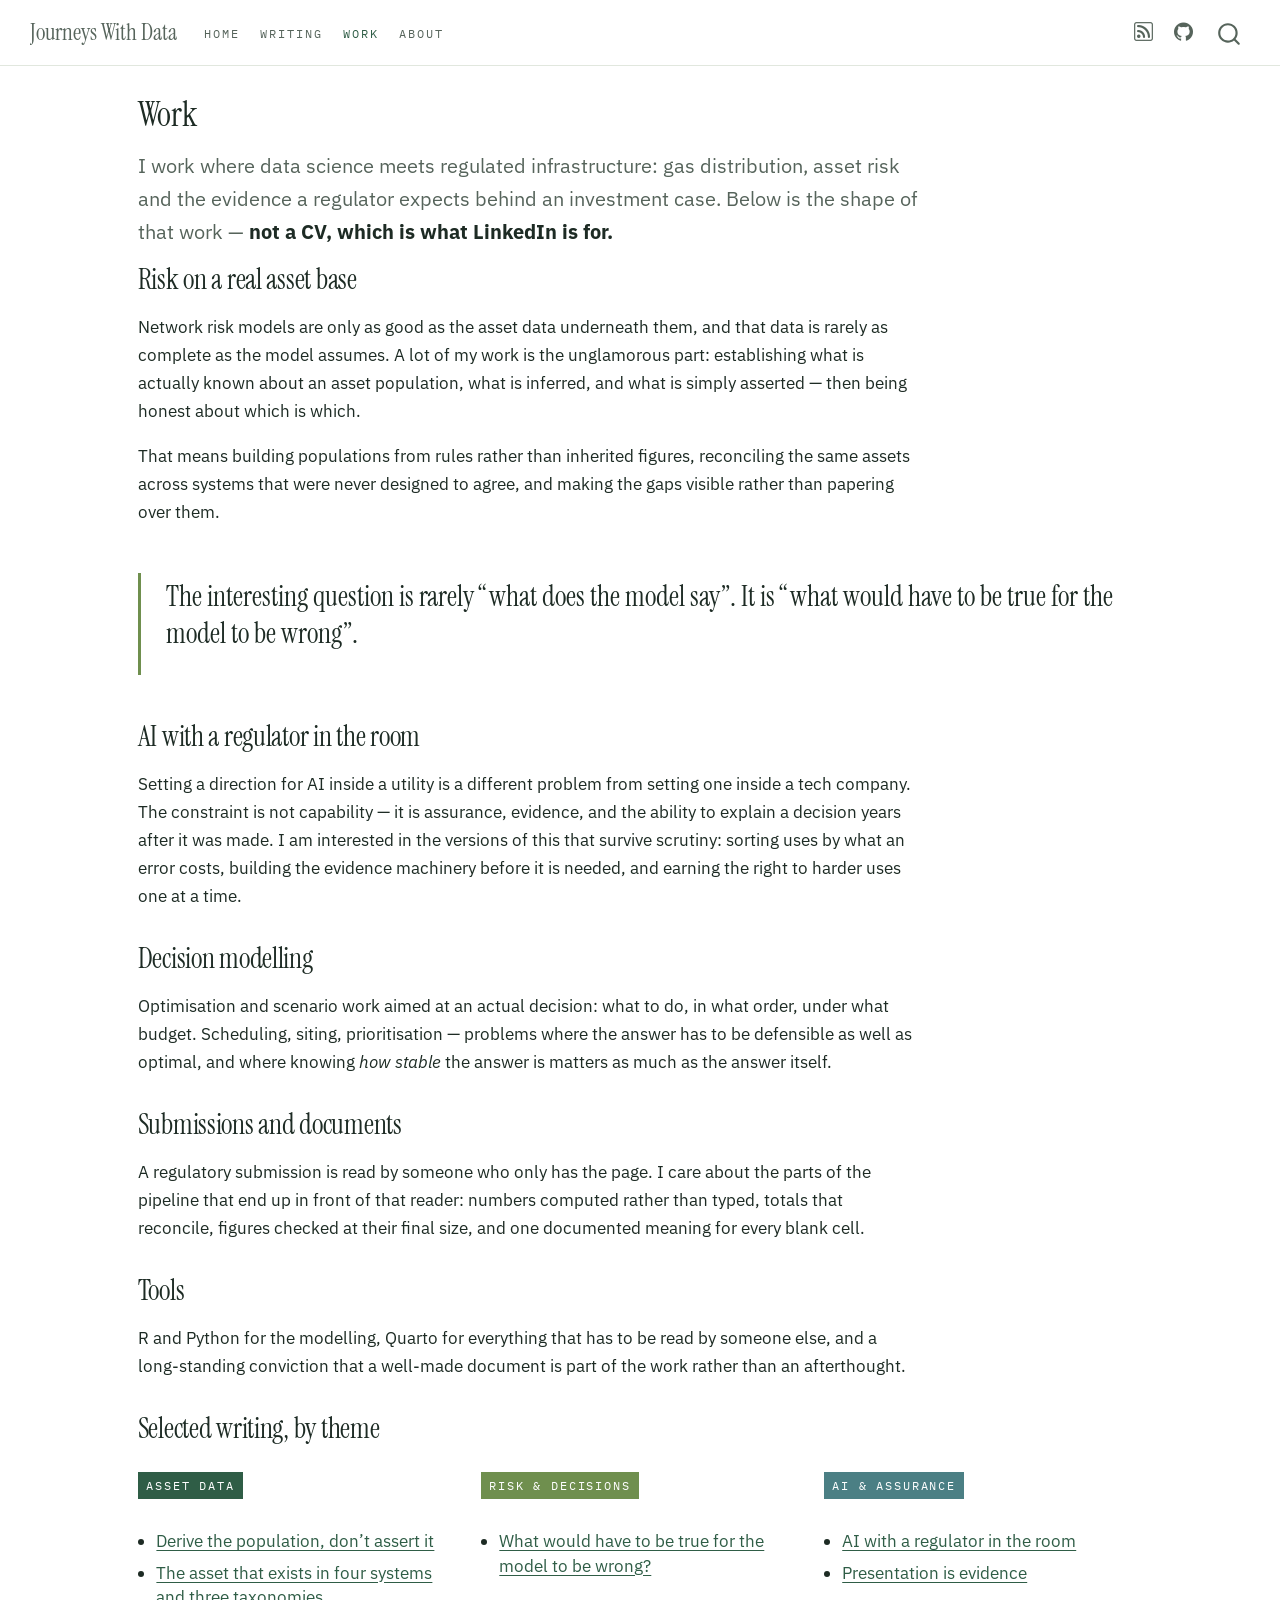
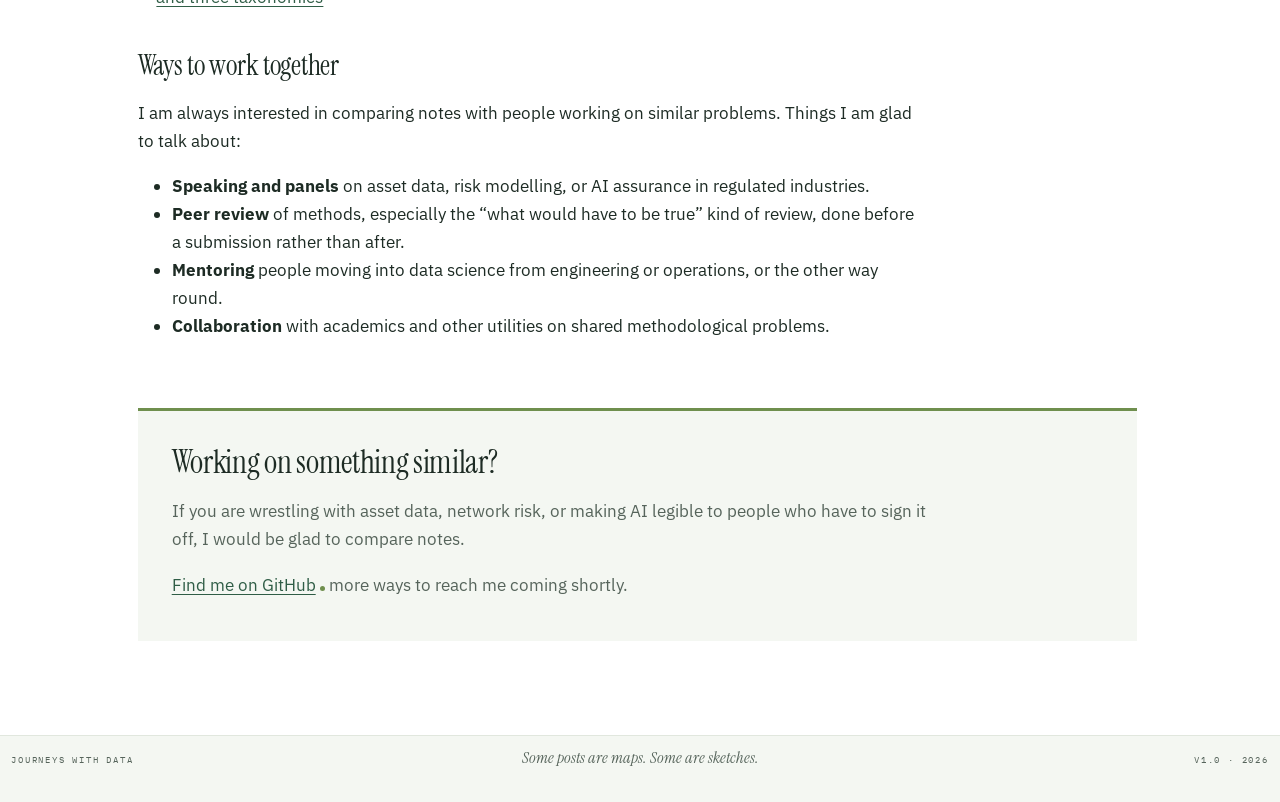
<file: work.html>
<!DOCTYPE html>
<html xmlns="http://www.w3.org/1999/xhtml" lang="en" xml:lang="en"><head>

<meta charset="utf-8">
<meta name="generator" content="quarto-1.7.32">

<meta name="viewport" content="width=device-width, initial-scale=1.0, user-scalable=yes">


<title>Work – Journeys With Data</title>
<style>
code{white-space: pre-wrap;}
span.smallcaps{font-variant: small-caps;}
div.columns{display: flex; gap: min(4vw, 1.5em);}
div.column{flex: auto; overflow-x: auto;}
div.hanging-indent{margin-left: 1.5em; text-indent: -1.5em;}
ul.task-list{list-style: none;}
ul.task-list li input[type="checkbox"] {
  width: 0.8em;
  margin: 0 0.8em 0.2em -1em; /* quarto-specific, see https://github.com/quarto-dev/quarto-cli/issues/4556 */ 
  vertical-align: middle;
}
</style>


<script src="site_libs/quarto-nav/quarto-nav.js"></script>
<script src="site_libs/quarto-nav/headroom.min.js"></script>
<script src="site_libs/clipboard/clipboard.min.js"></script>
<script src="site_libs/quarto-search/autocomplete.umd.js"></script>
<script src="site_libs/quarto-search/fuse.min.js"></script>
<script src="site_libs/quarto-search/quarto-search.js"></script>
<meta name="quarto:offset" content="./">
<link href="./favicon.svg" rel="icon" type="image/svg+xml">
<script src="site_libs/quarto-html/quarto.js" type="module"></script>
<script src="site_libs/quarto-html/tabsets/tabsets.js" type="module"></script>
<script src="site_libs/quarto-html/popper.min.js"></script>
<script src="site_libs/quarto-html/tippy.umd.min.js"></script>
<link href="site_libs/quarto-html/tippy.css" rel="stylesheet">
<link href="site_libs/quarto-html/quarto-syntax-highlighting-3b82b19f8606260699a2a7fdd341def7.css" rel="stylesheet" id="quarto-text-highlighting-styles">
<script src="site_libs/bootstrap/bootstrap.min.js"></script>
<link href="site_libs/bootstrap/bootstrap-icons.css" rel="stylesheet">
<link href="site_libs/bootstrap/bootstrap-e4f0f99c0d00c71cfa68f35f58d823cb.min.css" rel="stylesheet" append-hash="true" id="quarto-bootstrap" data-mode="light">
<script id="quarto-search-options" type="application/json">{
  "location": "navbar",
  "copy-button": false,
  "collapse-after": 3,
  "panel-placement": "end",
  "type": "overlay",
  "limit": 50,
  "keyboard-shortcut": [
    "f",
    "/",
    "s"
  ],
  "show-item-context": false,
  "language": {
    "search-no-results-text": "No results",
    "search-matching-documents-text": "matching documents",
    "search-copy-link-title": "Copy link to search",
    "search-hide-matches-text": "Hide additional matches",
    "search-more-match-text": "more match in this document",
    "search-more-matches-text": "more matches in this document",
    "search-clear-button-title": "Clear",
    "search-text-placeholder": "",
    "search-detached-cancel-button-title": "Cancel",
    "search-submit-button-title": "Submit",
    "search-label": "Search"
  }
}</script>
<link rel="preconnect" href="https://fonts.googleapis.com">
<link rel="preconnect" href="https://fonts.gstatic.com" crossorigin="">
<link href="https://fonts.googleapis.com/css2?family=Instrument+Serif:ital@0;1&amp;family=IBM+Plex+Sans:ital,wght@0,300;0,400;0,600;1,400&amp;family=IBM+Plex+Mono:wght@400;600&amp;display=swap" rel="stylesheet">


<meta property="og:title" content="Work – Journeys With Data">
<meta property="og:description" content="Notes on data science, AI and the systems that keep the lights on — by a data scientist working in regulated energy infrastructure.">
<meta property="og:image" content="https://journeyswithdata.dev/profile.jpg">
<meta property="og:site_name" content="Journeys With Data">
<meta name="twitter:title" content="Work – Journeys With Data">
<meta name="twitter:description" content="Notes on data science, AI and the systems that keep the lights on — by a data scientist working in regulated energy infrastructure.">
<meta name="twitter:image" content="https://journeyswithdata.dev/profile.jpg">
<meta name="twitter:card" content="summary_large_image">
</head>

<body class="nav-fixed fullcontent quarto-light">

<div id="quarto-search-results"></div>
  <header id="quarto-header" class="headroom fixed-top">
    <nav class="navbar navbar-expand-lg " data-bs-theme="dark">
      <div class="navbar-container container-fluid">
      <div class="navbar-brand-container mx-auto">
    <a class="navbar-brand" href="./index.html">
    <span class="navbar-title">Journeys With Data</span>
    </a>
  </div>
            <div id="quarto-search" class="" title="Search"></div>
          <button class="navbar-toggler" type="button" data-bs-toggle="collapse" data-bs-target="#navbarCollapse" aria-controls="navbarCollapse" role="menu" aria-expanded="false" aria-label="Toggle navigation" onclick="if (window.quartoToggleHeadroom) { window.quartoToggleHeadroom(); }">
  <span class="navbar-toggler-icon"></span>
</button>
          <div class="collapse navbar-collapse" id="navbarCollapse">
            <ul class="navbar-nav navbar-nav-scroll me-auto">
  <li class="nav-item">
    <a class="nav-link" href="./index.html"> 
<span class="menu-text">Home</span></a>
  </li>  
  <li class="nav-item">
    <a class="nav-link" href="./writing.html"> 
<span class="menu-text">Writing</span></a>
  </li>  
  <li class="nav-item">
    <a class="nav-link active" href="./work.html" aria-current="page"> 
<span class="menu-text">Work</span></a>
  </li>  
  <li class="nav-item">
    <a class="nav-link" href="./about.html"> 
<span class="menu-text">About</span></a>
  </li>  
</ul>
            <ul class="navbar-nav navbar-nav-scroll ms-auto">
  <li class="nav-item compact">
    <a class="nav-link" href="./writing.xml"> <i class="bi bi-rss" role="img" aria-label="RSS feed">
</i> 
<span class="menu-text"></span></a>
  </li>  
  <li class="nav-item compact">
    <a class="nav-link" href="https://github.com/journeyswithdata"> <i class="bi bi-github" role="img" aria-label="GitHub">
</i> 
<span class="menu-text"></span></a>
  </li>  
</ul>
          </div> <!-- /navcollapse -->
            <div class="quarto-navbar-tools">
</div>
      </div> <!-- /container-fluid -->
    </nav>
</header>
<!-- content -->
<div id="quarto-content" class="quarto-container page-columns page-rows-contents page-layout-article page-navbar">
<!-- sidebar -->
<!-- margin-sidebar -->
    
<!-- main -->
<main class="content" id="quarto-document-content">

<header id="title-block-header" class="quarto-title-block default">
<div class="quarto-title">
<h1 class="title">Work</h1>
</div>



<div class="quarto-title-meta">

    
  
    
  </div>
  


</header>


<p><span class="lede">I work where data science meets regulated infrastructure: gas distribution, asset risk and the evidence a regulator expects behind an investment case. Below is the shape of that work — <strong>not a CV, which is what LinkedIn is for.</strong></span></p>
<section id="risk-on-a-real-asset-base" class="level2">
<h2 data-anchor-id="risk-on-a-real-asset-base">Risk on a real asset base</h2>
<p>Network risk models are only as good as the asset data underneath them, and that data is rarely as complete as the model assumes. A lot of my work is the unglamorous part: establishing what is actually known about an asset population, what is inferred, and what is simply asserted — then being honest about which is which.</p>
<p>That means building populations from rules rather than inherited figures, reconciling the same assets across systems that were never designed to agree, and making the gaps visible rather than papering over them.</p>
<div class="pullquote">
<p>The interesting question is rarely “what does the model say”. It is “what would have to be true for the model to be wrong”.</p>
</div>
</section>
<section id="ai-with-a-regulator-in-the-room" class="level2">
<h2 data-anchor-id="ai-with-a-regulator-in-the-room">AI with a regulator in the room</h2>
<p>Setting a direction for AI inside a utility is a different problem from setting one inside a tech company. The constraint is not capability — it is assurance, evidence, and the ability to explain a decision years after it was made. I am interested in the versions of this that survive scrutiny: sorting uses by what an error costs, building the evidence machinery before it is needed, and earning the right to harder uses one at a time.</p>
</section>
<section id="decision-modelling" class="level2">
<h2 data-anchor-id="decision-modelling">Decision modelling</h2>
<p>Optimisation and scenario work aimed at an actual decision: what to do, in what order, under what budget. Scheduling, siting, prioritisation — problems where the answer has to be defensible as well as optimal, and where knowing <em>how stable</em> the answer is matters as much as the answer itself.</p>
</section>
<section id="submissions-and-documents" class="level2">
<h2 data-anchor-id="submissions-and-documents">Submissions and documents</h2>
<p>A regulatory submission is read by someone who only has the page. I care about the parts of the pipeline that end up in front of that reader: numbers computed rather than typed, totals that reconcile, figures checked at their final size, and one documented meaning for every blank cell.</p>
</section>
<section id="tools" class="level2">
<h2 data-anchor-id="tools">Tools</h2>
<p>R and Python for the modelling, Quarto for everything that has to be read by someone else, and a long-standing conviction that a well-made document is part of the work rather than an afterthought.</p>
</section>
<section id="selected-writing-by-theme" class="level2">
<h2 data-anchor-id="selected-writing-by-theme">Selected writing, by theme</h2>
<div class="theme-list">
<div>
<p><span class="tag">Asset data</span></p>
<ul>
<li><a href="./posts/derive-dont-assert/index.html">Derive the population, don’t assert it</a></li>
<li><a href="./posts/four-systems-three-taxonomies/index.html">The asset that exists in four systems and three taxonomies</a></li>
</ul>
</div>
<div>
<p><span class="tag">Risk &amp; decisions</span></p>
<ul>
<li><a href="./posts/what-would-have-to-be-true/index.html">What would have to be true for the model to be wrong?</a></li>
</ul>
</div>
<div>
<p><span class="tag">AI &amp; assurance</span></p>
<ul>
<li><a href="./posts/ai-with-a-regulator-in-the-room/index.html">AI with a regulator in the room</a></li>
<li><a href="./posts/presentation-is-evidence/index.html">Presentation is evidence</a></li>
</ul>
</div>
</div>
</section>
<section id="ways-to-work-together" class="level2">
<h2 data-anchor-id="ways-to-work-together">Ways to work together</h2>
<p>I am always interested in comparing notes with people working on similar problems. Things I am glad to talk about:</p>
<ul>
<li><strong>Speaking and panels</strong> on asset data, risk modelling, or AI assurance in regulated industries.</li>
<li><strong>Peer review</strong> of methods, especially the “what would have to be true” kind of review, done before a submission rather than after.</li>
<li><strong>Mentoring</strong> people moving into data science from engineering or operations, or the other way round.</li>
<li><strong>Collaboration</strong> with academics and other utilities on shared methodological problems.</li>
</ul>
</section>
<section id="working-on-something-similar" class="level2 contact">
<h2 data-anchor-id="working-on-something-similar">Working on something similar?</h2>
<p>If you are wrestling with asset data, network risk, or making AI legible to people who have to sign it off, I would be glad to compare notes.</p>
<p><a href="https://github.com/journeyswithdata">Find me on GitHub</a> <span class="dot"></span> more ways to reach me coming shortly.</p>
</section>



</main> <!-- /main -->
<script id="quarto-html-after-body" type="application/javascript">
  window.document.addEventListener("DOMContentLoaded", function (event) {
    const isCodeAnnotation = (el) => {
      for (const clz of el.classList) {
        if (clz.startsWith('code-annotation-')) {                     
          return true;
        }
      }
      return false;
    }
    const onCopySuccess = function(e) {
      // button target
      const button = e.trigger;
      // don't keep focus
      button.blur();
      // flash "checked"
      button.classList.add('code-copy-button-checked');
      var currentTitle = button.getAttribute("title");
      button.setAttribute("title", "Copied!");
      let tooltip;
      if (window.bootstrap) {
        button.setAttribute("data-bs-toggle", "tooltip");
        button.setAttribute("data-bs-placement", "left");
        button.setAttribute("data-bs-title", "Copied!");
        tooltip = new bootstrap.Tooltip(button, 
          { trigger: "manual", 
            customClass: "code-copy-button-tooltip",
            offset: [0, -8]});
        tooltip.show();    
      }
      setTimeout(function() {
        if (tooltip) {
          tooltip.hide();
          button.removeAttribute("data-bs-title");
          button.removeAttribute("data-bs-toggle");
          button.removeAttribute("data-bs-placement");
        }
        button.setAttribute("title", currentTitle);
        button.classList.remove('code-copy-button-checked');
      }, 1000);
      // clear code selection
      e.clearSelection();
    }
    const getTextToCopy = function(trigger) {
        const codeEl = trigger.previousElementSibling.cloneNode(true);
        for (const childEl of codeEl.children) {
          if (isCodeAnnotation(childEl)) {
            childEl.remove();
          }
        }
        return codeEl.innerText;
    }
    const clipboard = new window.ClipboardJS('.code-copy-button:not([data-in-quarto-modal])', {
      text: getTextToCopy
    });
    clipboard.on('success', onCopySuccess);
    if (window.document.getElementById('quarto-embedded-source-code-modal')) {
      const clipboardModal = new window.ClipboardJS('.code-copy-button[data-in-quarto-modal]', {
        text: getTextToCopy,
        container: window.document.getElementById('quarto-embedded-source-code-modal')
      });
      clipboardModal.on('success', onCopySuccess);
    }
      var localhostRegex = new RegExp(/^(?:http|https):\/\/localhost\:?[0-9]*\//);
      var mailtoRegex = new RegExp(/^mailto:/);
        var filterRegex = new RegExp("https:\/\/journeyswithdata\.dev");
      var isInternal = (href) => {
          return filterRegex.test(href) || localhostRegex.test(href) || mailtoRegex.test(href);
      }
      // Inspect non-navigation links and adorn them if external
     var links = window.document.querySelectorAll('a[href]:not(.nav-link):not(.navbar-brand):not(.toc-action):not(.sidebar-link):not(.sidebar-item-toggle):not(.pagination-link):not(.no-external):not([aria-hidden]):not(.dropdown-item):not(.quarto-navigation-tool):not(.about-link)');
      for (var i=0; i<links.length; i++) {
        const link = links[i];
        if (!isInternal(link.href)) {
          // undo the damage that might have been done by quarto-nav.js in the case of
          // links that we want to consider external
          if (link.dataset.originalHref !== undefined) {
            link.href = link.dataset.originalHref;
          }
        }
      }
    function tippyHover(el, contentFn, onTriggerFn, onUntriggerFn) {
      const config = {
        allowHTML: true,
        maxWidth: 500,
        delay: 100,
        arrow: false,
        appendTo: function(el) {
            return el.parentElement;
        },
        interactive: true,
        interactiveBorder: 10,
        theme: 'quarto',
        placement: 'bottom-start',
      };
      if (contentFn) {
        config.content = contentFn;
      }
      if (onTriggerFn) {
        config.onTrigger = onTriggerFn;
      }
      if (onUntriggerFn) {
        config.onUntrigger = onUntriggerFn;
      }
      window.tippy(el, config); 
    }
    const noterefs = window.document.querySelectorAll('a[role="doc-noteref"]');
    for (var i=0; i<noterefs.length; i++) {
      const ref = noterefs[i];
      tippyHover(ref, function() {
        // use id or data attribute instead here
        let href = ref.getAttribute('data-footnote-href') || ref.getAttribute('href');
        try { href = new URL(href).hash; } catch {}
        const id = href.replace(/^#\/?/, "");
        const note = window.document.getElementById(id);
        if (note) {
          return note.innerHTML;
        } else {
          return "";
        }
      });
    }
    const xrefs = window.document.querySelectorAll('a.quarto-xref');
    const processXRef = (id, note) => {
      // Strip column container classes
      const stripColumnClz = (el) => {
        el.classList.remove("page-full", "page-columns");
        if (el.children) {
          for (const child of el.children) {
            stripColumnClz(child);
          }
        }
      }
      stripColumnClz(note)
      if (id === null || id.startsWith('sec-')) {
        // Special case sections, only their first couple elements
        const container = document.createElement("div");
        if (note.children && note.children.length > 2) {
          container.appendChild(note.children[0].cloneNode(true));
          for (let i = 1; i < note.children.length; i++) {
            const child = note.children[i];
            if (child.tagName === "P" && child.innerText === "") {
              continue;
            } else {
              container.appendChild(child.cloneNode(true));
              break;
            }
          }
          if (window.Quarto?.typesetMath) {
            window.Quarto.typesetMath(container);
          }
          return container.innerHTML
        } else {
          if (window.Quarto?.typesetMath) {
            window.Quarto.typesetMath(note);
          }
          return note.innerHTML;
        }
      } else {
        // Remove any anchor links if they are present
        const anchorLink = note.querySelector('a.anchorjs-link');
        if (anchorLink) {
          anchorLink.remove();
        }
        if (window.Quarto?.typesetMath) {
          window.Quarto.typesetMath(note);
        }
        if (note.classList.contains("callout")) {
          return note.outerHTML;
        } else {
          return note.innerHTML;
        }
      }
    }
    for (var i=0; i<xrefs.length; i++) {
      const xref = xrefs[i];
      tippyHover(xref, undefined, function(instance) {
        instance.disable();
        let url = xref.getAttribute('href');
        let hash = undefined; 
        if (url.startsWith('#')) {
          hash = url;
        } else {
          try { hash = new URL(url).hash; } catch {}
        }
        if (hash) {
          const id = hash.replace(/^#\/?/, "");
          const note = window.document.getElementById(id);
          if (note !== null) {
            try {
              const html = processXRef(id, note.cloneNode(true));
              instance.setContent(html);
            } finally {
              instance.enable();
              instance.show();
            }
          } else {
            // See if we can fetch this
            fetch(url.split('#')[0])
            .then(res => res.text())
            .then(html => {
              const parser = new DOMParser();
              const htmlDoc = parser.parseFromString(html, "text/html");
              const note = htmlDoc.getElementById(id);
              if (note !== null) {
                const html = processXRef(id, note);
                instance.setContent(html);
              } 
            }).finally(() => {
              instance.enable();
              instance.show();
            });
          }
        } else {
          // See if we can fetch a full url (with no hash to target)
          // This is a special case and we should probably do some content thinning / targeting
          fetch(url)
          .then(res => res.text())
          .then(html => {
            const parser = new DOMParser();
            const htmlDoc = parser.parseFromString(html, "text/html");
            const note = htmlDoc.querySelector('main.content');
            if (note !== null) {
              // This should only happen for chapter cross references
              // (since there is no id in the URL)
              // remove the first header
              if (note.children.length > 0 && note.children[0].tagName === "HEADER") {
                note.children[0].remove();
              }
              const html = processXRef(null, note);
              instance.setContent(html);
            } 
          }).finally(() => {
            instance.enable();
            instance.show();
          });
        }
      }, function(instance) {
      });
    }
        let selectedAnnoteEl;
        const selectorForAnnotation = ( cell, annotation) => {
          let cellAttr = 'data-code-cell="' + cell + '"';
          let lineAttr = 'data-code-annotation="' +  annotation + '"';
          const selector = 'span[' + cellAttr + '][' + lineAttr + ']';
          return selector;
        }
        const selectCodeLines = (annoteEl) => {
          const doc = window.document;
          const targetCell = annoteEl.getAttribute("data-target-cell");
          const targetAnnotation = annoteEl.getAttribute("data-target-annotation");
          const annoteSpan = window.document.querySelector(selectorForAnnotation(targetCell, targetAnnotation));
          const lines = annoteSpan.getAttribute("data-code-lines").split(",");
          const lineIds = lines.map((line) => {
            return targetCell + "-" + line;
          })
          let top = null;
          let height = null;
          let parent = null;
          if (lineIds.length > 0) {
              //compute the position of the single el (top and bottom and make a div)
              const el = window.document.getElementById(lineIds[0]);
              top = el.offsetTop;
              height = el.offsetHeight;
              parent = el.parentElement.parentElement;
            if (lineIds.length > 1) {
              const lastEl = window.document.getElementById(lineIds[lineIds.length - 1]);
              const bottom = lastEl.offsetTop + lastEl.offsetHeight;
              height = bottom - top;
            }
            if (top !== null && height !== null && parent !== null) {
              // cook up a div (if necessary) and position it 
              let div = window.document.getElementById("code-annotation-line-highlight");
              if (div === null) {
                div = window.document.createElement("div");
                div.setAttribute("id", "code-annotation-line-highlight");
                div.style.position = 'absolute';
                parent.appendChild(div);
              }
              div.style.top = top - 2 + "px";
              div.style.height = height + 4 + "px";
              div.style.left = 0;
              let gutterDiv = window.document.getElementById("code-annotation-line-highlight-gutter");
              if (gutterDiv === null) {
                gutterDiv = window.document.createElement("div");
                gutterDiv.setAttribute("id", "code-annotation-line-highlight-gutter");
                gutterDiv.style.position = 'absolute';
                const codeCell = window.document.getElementById(targetCell);
                const gutter = codeCell.querySelector('.code-annotation-gutter');
                gutter.appendChild(gutterDiv);
              }
              gutterDiv.style.top = top - 2 + "px";
              gutterDiv.style.height = height + 4 + "px";
            }
            selectedAnnoteEl = annoteEl;
          }
        };
        const unselectCodeLines = () => {
          const elementsIds = ["code-annotation-line-highlight", "code-annotation-line-highlight-gutter"];
          elementsIds.forEach((elId) => {
            const div = window.document.getElementById(elId);
            if (div) {
              div.remove();
            }
          });
          selectedAnnoteEl = undefined;
        };
          // Handle positioning of the toggle
      window.addEventListener(
        "resize",
        throttle(() => {
          elRect = undefined;
          if (selectedAnnoteEl) {
            selectCodeLines(selectedAnnoteEl);
          }
        }, 10)
      );
      function throttle(fn, ms) {
      let throttle = false;
      let timer;
        return (...args) => {
          if(!throttle) { // first call gets through
              fn.apply(this, args);
              throttle = true;
          } else { // all the others get throttled
              if(timer) clearTimeout(timer); // cancel #2
              timer = setTimeout(() => {
                fn.apply(this, args);
                timer = throttle = false;
              }, ms);
          }
        };
      }
        // Attach click handler to the DT
        const annoteDls = window.document.querySelectorAll('dt[data-target-cell]');
        for (const annoteDlNode of annoteDls) {
          annoteDlNode.addEventListener('click', (event) => {
            const clickedEl = event.target;
            if (clickedEl !== selectedAnnoteEl) {
              unselectCodeLines();
              const activeEl = window.document.querySelector('dt[data-target-cell].code-annotation-active');
              if (activeEl) {
                activeEl.classList.remove('code-annotation-active');
              }
              selectCodeLines(clickedEl);
              clickedEl.classList.add('code-annotation-active');
            } else {
              // Unselect the line
              unselectCodeLines();
              clickedEl.classList.remove('code-annotation-active');
            }
          });
        }
    const findCites = (el) => {
      const parentEl = el.parentElement;
      if (parentEl) {
        const cites = parentEl.dataset.cites;
        if (cites) {
          return {
            el,
            cites: cites.split(' ')
          };
        } else {
          return findCites(el.parentElement)
        }
      } else {
        return undefined;
      }
    };
    var bibliorefs = window.document.querySelectorAll('a[role="doc-biblioref"]');
    for (var i=0; i<bibliorefs.length; i++) {
      const ref = bibliorefs[i];
      const citeInfo = findCites(ref);
      if (citeInfo) {
        tippyHover(citeInfo.el, function() {
          var popup = window.document.createElement('div');
          citeInfo.cites.forEach(function(cite) {
            var citeDiv = window.document.createElement('div');
            citeDiv.classList.add('hanging-indent');
            citeDiv.classList.add('csl-entry');
            var biblioDiv = window.document.getElementById('ref-' + cite);
            if (biblioDiv) {
              citeDiv.innerHTML = biblioDiv.innerHTML;
            }
            popup.appendChild(citeDiv);
          });
          return popup.innerHTML;
        });
      }
    }
  });
  </script>
</div> <!-- /content -->
<footer class="footer">
  <div class="nav-footer">
    <div class="nav-footer-left">
<p>Journeys With Data</p>
</div>   
    <div class="nav-footer-center">
<p><em>Some posts are maps. Some are sketches.</em></p>
</div>
    <div class="nav-footer-right">
<p>v1.0 · 2026</p>
</div>
  </div>
</footer>




</body></html>
</file>
<file: site_libs/quarto-html/tippy.css>
.tippy-box[data-animation=fade][data-state=hidden]{opacity:0}[data-tippy-root]{max-width:calc(100vw - 10px)}.tippy-box{position:relative;background-color:#333;color:#fff;border-radius:4px;font-size:14px;line-height:1.4;white-space:normal;outline:0;transition-property:transform,visibility,opacity}.tippy-box[data-placement^=top]>.tippy-arrow{bottom:0}.tippy-box[data-placement^=top]>.tippy-arrow:before{bottom:-7px;left:0;border-width:8px 8px 0;border-top-color:initial;transform-origin:center top}.tippy-box[data-placement^=bottom]>.tippy-arrow{top:0}.tippy-box[data-placement^=bottom]>.tippy-arrow:before{top:-7px;left:0;border-width:0 8px 8px;border-bottom-color:initial;transform-origin:center bottom}.tippy-box[data-placement^=left]>.tippy-arrow{right:0}.tippy-box[data-placement^=left]>.tippy-arrow:before{border-width:8px 0 8px 8px;border-left-color:initial;right:-7px;transform-origin:center left}.tippy-box[data-placement^=right]>.tippy-arrow{left:0}.tippy-box[data-placement^=right]>.tippy-arrow:before{left:-7px;border-width:8px 8px 8px 0;border-right-color:initial;transform-origin:center right}.tippy-box[data-inertia][data-state=visible]{transition-timing-function:cubic-bezier(.54,1.5,.38,1.11)}.tippy-arrow{width:16px;height:16px;color:#333}.tippy-arrow:before{content:"";position:absolute;border-color:transparent;border-style:solid}.tippy-content{position:relative;padding:5px 9px;z-index:1}
</file>
<file: site_libs/quarto-html/quarto-syntax-highlighting-3b82b19f8606260699a2a7fdd341def7.css>
/* quarto syntax highlight colors */
:root {
  --quarto-hl-al-color: #ff5555;
  --quarto-hl-an-color: #6a737d;
  --quarto-hl-at-color: #d73a49;
  --quarto-hl-bn-color: #005cc5;
  --quarto-hl-bu-color: #d73a49;
  --quarto-hl-ch-color: #032f62;
  --quarto-hl-co-color: #6a737d;
  --quarto-hl-cv-color: #6a737d;
  --quarto-hl-cn-color: #005cc5;
  --quarto-hl-cf-color: #d73a49;
  --quarto-hl-dt-color: #d73a49;
  --quarto-hl-dv-color: #005cc5;
  --quarto-hl-do-color: #6a737d;
  --quarto-hl-er-color: #ff5555;
  --quarto-hl-ex-color: #d73a49;
  --quarto-hl-fl-color: #005cc5;
  --quarto-hl-fu-color: #6f42c1;
  --quarto-hl-im-color: #032f62;
  --quarto-hl-in-color: #6a737d;
  --quarto-hl-kw-color: #d73a49;
  --quarto-hl-op-color: #24292e;
  --quarto-hl-pp-color: #d73a49;
  --quarto-hl-re-color: #6a737d;
  --quarto-hl-sc-color: #005cc5;
  --quarto-hl-ss-color: #032f62;
  --quarto-hl-st-color: #032f62;
  --quarto-hl-va-color: #e36209;
  --quarto-hl-vs-color: #032f62;
  --quarto-hl-wa-color: #ff5555;
}

/* other quarto variables */
:root {
  --quarto-font-monospace: "IBM Plex Mono", ui-monospace, monospace;
}

/* syntax highlight based on Pandoc's rules */
pre > code.sourceCode > span {
  color: #24292e;
}

code.sourceCode > span {
  color: #24292e;
}

div.sourceCode,
div.sourceCode pre.sourceCode {
  color: #24292e;
}

/* Normal */
code span {
  color: #24292e;
}

/* Alert */
code span.al {
  font-weight: bold;
  color: #ff5555;
}

/* Annotation */
code span.an {
  color: #6a737d;
}

/* Attribute */
code span.at {
  color: #d73a49;
}

/* BaseN */
code span.bn {
  color: #005cc5;
}

/* BuiltIn */
code span.bu {
  color: #d73a49;
}

/* ControlFlow */
code span.cf {
  color: #d73a49;
}

/* Char */
code span.ch {
  color: #032f62;
}

/* Constant */
code span.cn {
  color: #005cc5;
}

/* Comment */
code span.co {
  color: #6a737d;
}

/* CommentVar */
code span.cv {
  color: #6a737d;
}

/* Documentation */
code span.do {
  color: #6a737d;
}

/* DataType */
code span.dt {
  color: #d73a49;
}

/* DecVal */
code span.dv {
  color: #005cc5;
}

/* Error */
code span.er {
  color: #ff5555;
  text-decoration: underline;
}

/* Extension */
code span.ex {
  font-weight: bold;
  color: #d73a49;
}

/* Float */
code span.fl {
  color: #005cc5;
}

/* Function */
code span.fu {
  color: #6f42c1;
}

/* Import */
code span.im {
  color: #032f62;
}

/* Information */
code span.in {
  color: #6a737d;
}

/* Keyword */
code span.kw {
  color: #d73a49;
}

/* Operator */
code span.op {
  color: #24292e;
}

/* Preprocessor */
code span.pp {
  color: #d73a49;
}

/* RegionMarker */
code span.re {
  color: #6a737d;
}

/* SpecialChar */
code span.sc {
  color: #005cc5;
}

/* SpecialString */
code span.ss {
  color: #032f62;
}

/* String */
code span.st {
  color: #032f62;
}

/* Variable */
code span.va {
  color: #e36209;
}

/* VerbatimString */
code span.vs {
  color: #032f62;
}

/* Warning */
code span.wa {
  color: #ff5555;
}

.prevent-inlining {
  content: "</";
}

/*# sourceMappingURL=61c5ee552b28aea9682ece04fb8d1d85.css.map */
</file>
<file: site_libs/quarto-html/quarto-syntax-highlighting-ea385d0e468b0dd5ea5bf0780b1290d9.css>
/* quarto syntax highlight colors */
:root {
  --quarto-hl-ot-color: #003B4F;
  --quarto-hl-at-color: #657422;
  --quarto-hl-ss-color: #20794D;
  --quarto-hl-an-color: #5E5E5E;
  --quarto-hl-fu-color: #4758AB;
  --quarto-hl-st-color: #20794D;
  --quarto-hl-cf-color: #003B4F;
  --quarto-hl-op-color: #5E5E5E;
  --quarto-hl-er-color: #AD0000;
  --quarto-hl-bn-color: #AD0000;
  --quarto-hl-al-color: #AD0000;
  --quarto-hl-va-color: #111111;
  --quarto-hl-bu-color: inherit;
  --quarto-hl-ex-color: inherit;
  --quarto-hl-pp-color: #AD0000;
  --quarto-hl-in-color: #5E5E5E;
  --quarto-hl-vs-color: #20794D;
  --quarto-hl-wa-color: #5E5E5E;
  --quarto-hl-do-color: #5E5E5E;
  --quarto-hl-im-color: #00769E;
  --quarto-hl-ch-color: #20794D;
  --quarto-hl-dt-color: #AD0000;
  --quarto-hl-fl-color: #AD0000;
  --quarto-hl-co-color: #5E5E5E;
  --quarto-hl-cv-color: #5E5E5E;
  --quarto-hl-cn-color: #8f5902;
  --quarto-hl-sc-color: #5E5E5E;
  --quarto-hl-dv-color: #AD0000;
  --quarto-hl-kw-color: #003B4F;
}

/* other quarto variables */
:root {
  --quarto-font-monospace: SFMono-Regular, Menlo, Monaco, Consolas, "Liberation Mono", "Courier New", monospace;
}

/* syntax highlight based on Pandoc's rules */
pre > code.sourceCode > span {
  color: #003B4F;
}

code.sourceCode > span {
  color: #003B4F;
}

div.sourceCode,
div.sourceCode pre.sourceCode {
  color: #003B4F;
}

/* Normal */
code span {
  color: #003B4F;
}

/* Alert */
code span.al {
  color: #AD0000;
  font-style: inherit;
}

/* Annotation */
code span.an {
  color: #5E5E5E;
  font-style: inherit;
}

/* Attribute */
code span.at {
  color: #657422;
  font-style: inherit;
}

/* BaseN */
code span.bn {
  color: #AD0000;
  font-style: inherit;
}

/* BuiltIn */
code span.bu {
  font-style: inherit;
}

/* ControlFlow */
code span.cf {
  color: #003B4F;
  font-weight: bold;
  font-style: inherit;
}

/* Char */
code span.ch {
  color: #20794D;
  font-style: inherit;
}

/* Constant */
code span.cn {
  color: #8f5902;
  font-style: inherit;
}

/* Comment */
code span.co {
  color: #5E5E5E;
  font-style: inherit;
}

/* CommentVar */
code span.cv {
  color: #5E5E5E;
  font-style: italic;
}

/* Documentation */
code span.do {
  color: #5E5E5E;
  font-style: italic;
}

/* DataType */
code span.dt {
  color: #AD0000;
  font-style: inherit;
}

/* DecVal */
code span.dv {
  color: #AD0000;
  font-style: inherit;
}

/* Error */
code span.er {
  color: #AD0000;
  font-style: inherit;
}

/* Extension */
code span.ex {
  font-style: inherit;
}

/* Float */
code span.fl {
  color: #AD0000;
  font-style: inherit;
}

/* Function */
code span.fu {
  color: #4758AB;
  font-style: inherit;
}

/* Import */
code span.im {
  color: #00769E;
  font-style: inherit;
}

/* Information */
code span.in {
  color: #5E5E5E;
  font-style: inherit;
}

/* Keyword */
code span.kw {
  color: #003B4F;
  font-weight: bold;
  font-style: inherit;
}

/* Operator */
code span.op {
  color: #5E5E5E;
  font-style: inherit;
}

/* Other */
code span.ot {
  color: #003B4F;
  font-style: inherit;
}

/* Preprocessor */
code span.pp {
  color: #AD0000;
  font-style: inherit;
}

/* SpecialChar */
code span.sc {
  color: #5E5E5E;
  font-style: inherit;
}

/* SpecialString */
code span.ss {
  color: #20794D;
  font-style: inherit;
}

/* String */
code span.st {
  color: #20794D;
  font-style: inherit;
}

/* Variable */
code span.va {
  color: #111111;
  font-style: inherit;
}

/* VerbatimString */
code span.vs {
  color: #20794D;
  font-style: inherit;
}

/* Warning */
code span.wa {
  color: #5E5E5E;
  font-style: italic;
}

.prevent-inlining {
  content: "</";
}

/*# sourceMappingURL=538754cbb4183396a2435bcb80637e05.css.map */
</file>
<file: styles.css>
/* css styles */
</file>
